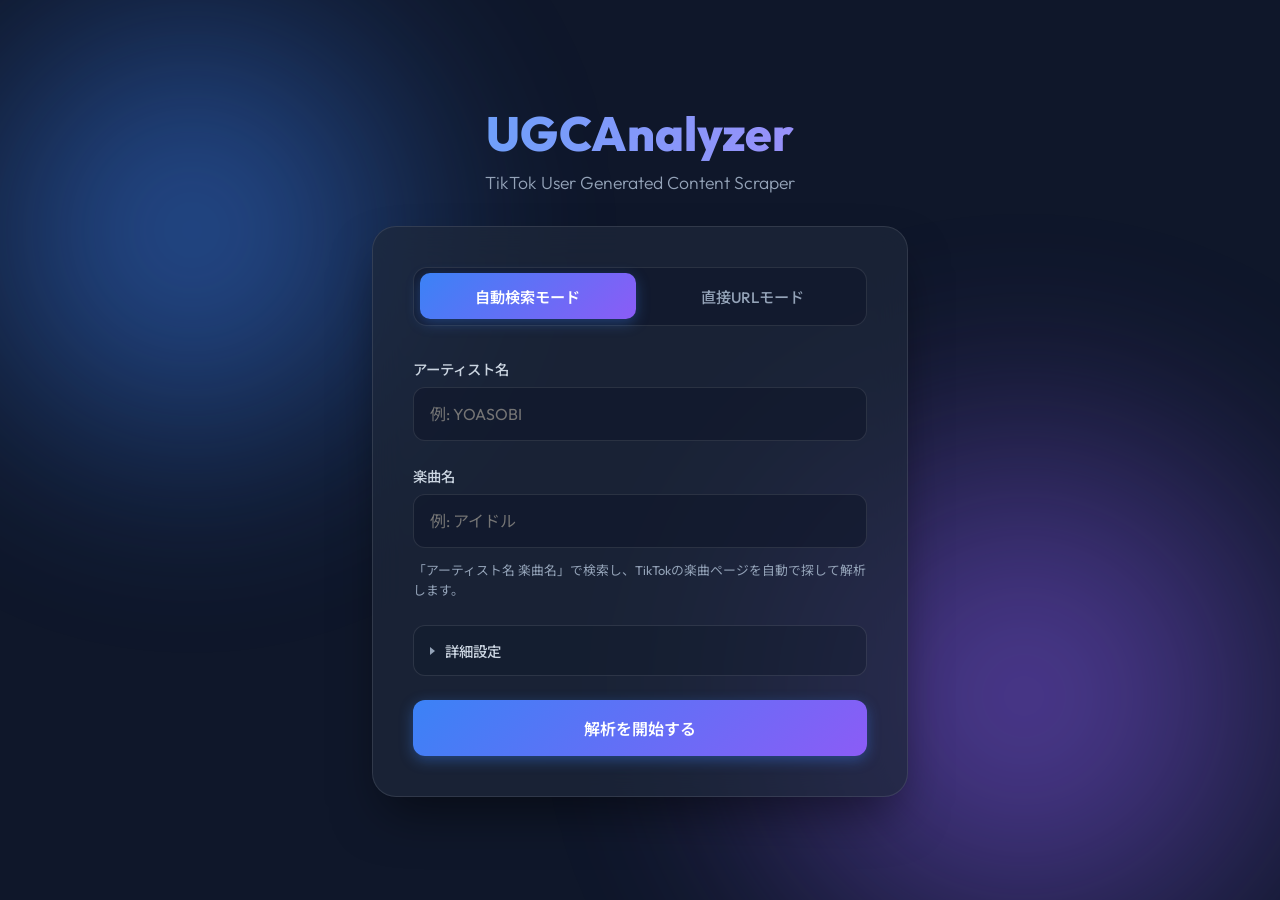
<file: templates/index.html>
<!DOCTYPE html>
<html lang="ja">
<head>
    <meta charset="UTF-8">
    <meta name="viewport" content="width=device-width, initial-scale=1.0">
    <title>UGCAnalyzer</title>
    <link rel="stylesheet" href="/static/style.css?v={{ css_version }}">
    <link href="https://fonts.googleapis.com/css2?family=Outfit:wght@300;400;600;800&family=Noto+Sans+JP:wght@300;400;500;700&display=swap" rel="stylesheet">
</head>
<body>
    <div class="background-blobs">
        <div class="blob blob-1"></div>
        <div class="blob blob-2"></div>
    </div>

    <div class="container">
        <header>
            <h1>UGCAnalyzer</h1>
            <p>TikTok User Generated Content Scraper</p>
        </header>

        <main>
            <div class="glass-card" id="formCard">
                <div class="tabs" role="tablist">
                    <button type="button" class="tab-btn active" data-tab="auto" role="tab">自動検索モード</button>
                    <button type="button" class="tab-btn" data-tab="url" role="tab">直接URLモード</button>
                </div>

                <!-- タブ1: 自動検索モード -->
                <div class="tab-panel active" id="panel-auto">
                    <form class="analyze-form" data-mode="auto">
                        <div class="form-group">
                            <label for="auto_artist_name">アーティスト名</label>
                            <input type="text" id="auto_artist_name" name="artist_name" placeholder="例: YOASOBI" required>
                        </div>

                        <div class="form-group">
                            <label for="auto_song_name">楽曲名</label>
                            <input type="text" id="auto_song_name" name="song_name" placeholder="例: アイドル" required>
                        </div>

                        <p class="hint">「アーティスト名 楽曲名」で検索し、TikTokの楽曲ページを自動で探して解析します。</p>

                        <details class="advanced">
                            <summary>詳細設定</summary>
                            <div class="advanced-body">
                                <div class="form-row">
                                    <div class="form-group half">
                                        <label for="auto_scroll_num">スクロール回数 (1セットあたり)</label>
                                        <input type="number" id="auto_scroll_num" name="scroll_num" value="30" min="1" max="200">
                                    </div>
                                    <div class="form-group half">
                                        <label for="auto_set_num">セット数</label>
                                        <input type="number" id="auto_set_num" name="set_num" value="3" min="1" max="20">
                                    </div>
                                </div>
                                <div class="form-group checkbox-group">
                                    <label class="custom-checkbox">
                                        <input type="checkbox" id="auto_is_headless_main" name="is_headless_main" checked>
                                        <span class="checkmark"></span>
                                        URL収集もバックグラウンド(非表示)で行う ※サーバー運用では必須
                                    </label>
                                </div>
                            </div>
                        </details>

                        <button type="submit" class="primary-btn">解析を開始する</button>
                    </form>
                </div>

                <!-- タブ2: 直接URLモード -->
                <div class="tab-panel" id="panel-url">
                    <form class="analyze-form" data-mode="url">
                        <div class="form-group">
                            <label for="url_base_url">解析対象URL (楽曲ページ / タグページ等)</label>
                            <input type="url" id="url_base_url" name="base_url" placeholder="https://www.tiktok.com/..." required>
                        </div>

                        <div class="form-group">
                            <label for="url_project_name">プロジェクト名 (CSVに記録される名前)</label>
                            <input type="text" id="url_project_name" name="project_name" placeholder="例: 愛をくださいませ" required>
                        </div>

                        <details class="advanced">
                            <summary>詳細設定</summary>
                            <div class="advanced-body">
                                <div class="form-row">
                                    <div class="form-group half">
                                        <label for="url_scroll_num">スクロール回数 (1セットあたり)</label>
                                        <input type="number" id="url_scroll_num" name="scroll_num" value="30" min="1" max="200">
                                    </div>
                                    <div class="form-group half">
                                        <label for="url_set_num">セット数</label>
                                        <input type="number" id="url_set_num" name="set_num" value="3" min="1" max="20">
                                    </div>
                                </div>
                                <div class="form-group checkbox-group">
                                    <label class="custom-checkbox">
                                        <input type="checkbox" id="url_is_headless_main" name="is_headless_main" checked>
                                        <span class="checkmark"></span>
                                        URL収集もバックグラウンド(非表示)で行う ※サーバー運用では必須
                                    </label>
                                </div>
                            </div>
                        </details>

                        <button type="submit" class="primary-btn">解析を開始する</button>
                    </form>
                </div>
            </div>

            <div class="glass-card hidden" id="statusCard">
                <h2>解析ステータス</h2>

                <div class="status-indicator">
                    <div class="spinner"></div>
                    <p id="statusMessage">初期化中...</p>
                    <a id="resolvedUrl" class="resolved-url hidden" href="#" target="_blank" rel="noopener"></a>
                </div>

                <!-- 4フェーズを常に見せることで「収集が終わってもまだ先がある」と分かる -->
                <ol class="phase-steps" id="phaseSteps">
                    <li data-phase="search"><span class="step-no">1</span><span class="step-label">楽曲ページを検索</span></li>
                    <li data-phase="collect"><span class="step-no">2</span><span class="step-label">URLを収集</span></li>
                    <li data-phase="extract"><span class="step-no">3</span><span class="step-label">詳細データを抽出</span></li>
                    <li data-phase="finalize"><span class="step-no">4</span><span class="step-label">CSVを作成</span></li>
                </ol>

                <div class="progress-container">
                    <div class="progress-bar-bg">
                        <div class="progress-bar-fill" id="progressBar" style="width: 0%"></div>
                    </div>
                    <div class="progress-text">
                        <span id="progressPercent">0%</span>
                        <span id="progressCount">-</span>
                    </div>
                    <p class="eta-text" id="etaText"></p>
                </div>

                <div id="errorBox" class="error-box hidden">
                    <p id="errorMessage"></p>
                    <button id="retryBtn" class="secondary-btn">やり直す</button>
                </div>

                <div id="successBox" class="success-box hidden">
                    <p>解析が完了しました！</p>
                    <a id="downloadBtn" href="#" class="primary-btn download-btn" download>CSVをダウンロード</a>
                    <button id="newScanBtn" class="secondary-btn">新しく解析する</button>
                </div>
            </div>
        </main>
    </div>

    <script>
        const formCard = document.getElementById('formCard');
        const statusCard = document.getElementById('statusCard');
        const statusMessage = document.getElementById('statusMessage');
        const resolvedUrl = document.getElementById('resolvedUrl');
        const progressBar = document.getElementById('progressBar');
        const progressPercent = document.getElementById('progressPercent');
        const progressCount = document.getElementById('progressCount');
        const errorBox = document.getElementById('errorBox');
        const errorMessage = document.getElementById('errorMessage');
        const successBox = document.getElementById('successBox');
        const downloadBtn = document.getElementById('downloadBtn');
        const retryBtn = document.getElementById('retryBtn');
        const newScanBtn = document.getElementById('newScanBtn');
        const spinner = document.querySelector('.spinner');
        const phaseSteps = document.getElementById('phaseSteps');
        const etaText = document.getElementById('etaText');

        // サーバー(scraper.py の PHASES)と同じ並び
        const PHASE_KEYS = ['search', 'collect', 'extract', 'finalize'];
        // 1時間待ちもある処理なので、タブを閉じても解析画面に戻れるようにする
        const JOB_STORAGE_KEY = 'ugc_job_id';

        let currentJobId = null;
        let pollTimer = null;
        let lastProgress = 0;

        // --- タブ切り替え ---
        document.querySelectorAll('.tab-btn').forEach((btn) => {
            btn.addEventListener('click', () => {
                document.querySelectorAll('.tab-btn').forEach((b) => b.classList.remove('active'));
                document.querySelectorAll('.tab-panel').forEach((p) => p.classList.remove('active'));
                btn.classList.add('active');
                document.getElementById('panel-' + btn.dataset.tab).classList.add('active');
            });
        });

        // --- 送信（2つのフォーム共通） ---
        document.querySelectorAll('.analyze-form').forEach((form) => {
            form.addEventListener('submit', async (e) => {
                e.preventDefault();

                const formData = new FormData(form);
                formData.append('mode', form.dataset.mode);
                // チェックボックスは未チェックだと送信されないので、明示的に true/false を送る
                const headlessBox = form.querySelector('[name="is_headless_main"]');
                formData.set('is_headless_main', headlessBox.checked ? 'true' : 'false');

                formCard.classList.add('hidden');
                statusCard.classList.remove('hidden');
                resetStatusUI();

                try {
                    const response = await fetch('/api/analyze', {
                        method: 'POST',
                        body: formData
                    });

                    if (!response.ok) {
                        let detail = 'APIリクエストに失敗しました';
                        try {
                            const err = await response.json();
                            if (err.error) detail = err.error;
                        } catch (_) {}
                        throw new Error(detail);
                    }

                    const data = await response.json();
                    currentJobId = data.job_id;
                    rememberJob(currentJobId);

                    startPolling();
                } catch (error) {
                    showError(error.message);
                }
            });
        });

        // --- ジョブIDの保存（リロードやタブを閉じても解析画面に戻れる） ---
        function rememberJob(jobId) {
            try { localStorage.setItem(JOB_STORAGE_KEY, jobId); } catch (_) {}
        }

        function forgetJob() {
            try { localStorage.removeItem(JOB_STORAGE_KEY); } catch (_) {}
        }

        // --- ポーリング（順番待ち中は間隔を空けてリクエスト数を減らす） ---
        function scheduleNextPoll(delayMs) {
            if (pollTimer) clearTimeout(pollTimer);
            pollTimer = setTimeout(checkStatus, delayMs);
        }

        function startPolling() {
            scheduleNextPoll(0);
        }

        function stopPolling() {
            if (pollTimer) clearTimeout(pollTimer);
            pollTimer = null;
        }

        async function checkStatus() {
            if (!currentJobId) return;

            // 実行中は2秒。自分の番がまだ先の順番待ちなら10秒に落とす
            let nextDelay = 2000;

            try {
                const response = await fetch(`/api/status/${currentJobId}`);

                if (response.status === 404) {
                    // サーバーが再起動されるとジョブは消える。待ち続けても復活しない
                    stopPolling();
                    forgetJob();
                    showError('解析ジョブが見つかりませんでした。サーバーが再起動された可能性があります。お手数ですが、もう一度お試しください。');
                    return;
                }
                if (!response.ok) throw new Error('ステータス取得に失敗しました');

                const data = await response.json();
                renderStatus(data);

                if (data.status === 'completed') {
                    stopPolling();
                    showSuccess(`/api/download/${currentJobId}`);
                    return;
                }
                if (data.status === 'error') {
                    stopPolling();
                    showError(data.error || '不明なエラーが発生しました');
                    return;
                }

                if (data.status === 'queued' && data.queue_ahead > 0) {
                    nextDelay = 10000;
                }
            } catch (error) {
                console.error(error);
                // 一時的なネットワークエラーかもしれないのでポーリングは止めない
            }

            scheduleNextPoll(nextDelay);
        }

        function renderStatus(data) {
            if (data.message) {
                statusMessage.textContent = data.message;
            }

            if (data.resolved_url) {
                resolvedUrl.href = data.resolved_url;
                resolvedUrl.textContent = data.resolved_url;
                resolvedUrl.classList.remove('hidden');
            }

            if (typeof data.progress === 'number') {
                // サーバー側でも単調増加を保証しているが、応答が前後して届く場合に備える
                lastProgress = Math.max(lastProgress, data.progress);
                progressBar.style.width = `${lastProgress}%`;
                progressPercent.textContent = `${lastProgress}%`;
            }

            renderPhases(data);
            progressCount.textContent = stepLabel(data);
            etaText.textContent = etaLabel(data);
        }

        // --- フェーズ表示 ---
        function renderPhases(data) {
            // 直接URLモードには検索フェーズが無いので隠す
            const mode = (data.params && data.params.mode) || 'auto';
            const searchStep = phaseSteps.querySelector('[data-phase="search"]');
            searchStep.classList.toggle('hidden', mode !== 'auto');

            const current = PHASE_KEYS.indexOf(data.phase);
            // 検索ステップを隠したら、残りは 1,2,3 と振り直す（STEP表示と食い違わせない）
            let visibleNo = 0;
            phaseSteps.querySelectorAll('li').forEach((li) => {
                const index = PHASE_KEYS.indexOf(li.dataset.phase);
                if (!li.classList.contains('hidden')) {
                    li.querySelector('.step-no').textContent = ++visibleNo;
                }
                li.classList.remove('done', 'current', 'todo');
                if (data.status === 'completed') {
                    li.classList.add('done');
                } else if (data.status === 'queued' || current < 0) {
                    li.classList.add('todo');
                } else if (index < current) {
                    li.classList.add('done');
                } else if (index === current) {
                    li.classList.add('current');
                } else {
                    li.classList.add('todo');
                }
            });
        }

        function stepLabel(data) {
            if (data.status === 'queued') return '開始前';
            if (data.status === 'completed') return '完了';

            const visible = PHASE_KEYS.filter(
                (k) => k !== 'search' || ((data.params && data.params.mode) || 'auto') === 'auto'
            );
            const position = visible.indexOf(data.phase) + 1;
            let text = position > 0 ? `STEP ${position}/${visible.length}` : '';
            if (data.total_urls > 0) {
                text += ` · ${data.current_url_index}/${data.total_urls}件`;
            }
            return text;
        }

        // --- 残り時間 ---
        function formatDuration(seconds) {
            if (seconds === null || seconds === undefined) return null;
            if (seconds < 60) return 'まもなく';
            const minutes = Math.round(seconds / 60);
            if (minutes < 60) return `約${minutes}分`;
            const hours = Math.floor(minutes / 60);
            const rest = minutes % 60;
            return rest ? `約${hours}時間${rest}分` : `約${hours}時間`;
        }

        function etaLabel(data) {
            if (data.status === 'completed' || data.status === 'error') return '';
            const duration = formatDuration(data.eta_seconds);
            if (!duration) return '';
            return data.status === 'queued' ? `開始まで ${duration}` : `残り ${duration}`;
        }

        function resetStatusUI() {
            statusMessage.textContent = '初期化中...';
            resolvedUrl.classList.add('hidden');
            lastProgress = 0;
            progressBar.style.width = '0%';
            progressPercent.textContent = '0%';
            progressCount.textContent = '-';
            etaText.textContent = '';
            phaseSteps.querySelectorAll('li').forEach((li) => {
                li.classList.remove('done', 'current');
                li.classList.add('todo');
            });
            errorBox.classList.add('hidden');
            successBox.classList.add('hidden');
            spinner.style.display = 'block';
        }

        function showError(msg) {
            spinner.style.display = 'none';
            errorBox.classList.remove('hidden');
            errorMessage.textContent = msg;
        }

        function showSuccess(downloadUrl) {
            spinner.style.display = 'none';
            successBox.classList.remove('hidden');
            downloadBtn.href = downloadUrl;
        }

        function backToForm() {
            stopPolling();
            forgetJob();
            currentJobId = null;
            statusCard.classList.add('hidden');
            formCard.classList.remove('hidden');
        }

        retryBtn.addEventListener('click', backToForm);

        newScanBtn.addEventListener('click', () => {
            backToForm();
            document.querySelectorAll('.analyze-form').forEach((form) => form.reset());
        });

        // 実行中にリロードやタブを閉じても、解析画面に戻って続きを見られるようにする
        (function restoreJob() {
            let saved = null;
            try { saved = localStorage.getItem(JOB_STORAGE_KEY); } catch (_) {}
            if (!saved) return;

            currentJobId = saved;
            formCard.classList.add('hidden');
            statusCard.classList.remove('hidden');
            resetStatusUI();
            statusMessage.textContent = '解析状況を確認しています...';
            startPolling();
        })();
    </script>
</body>
</html>
</file>
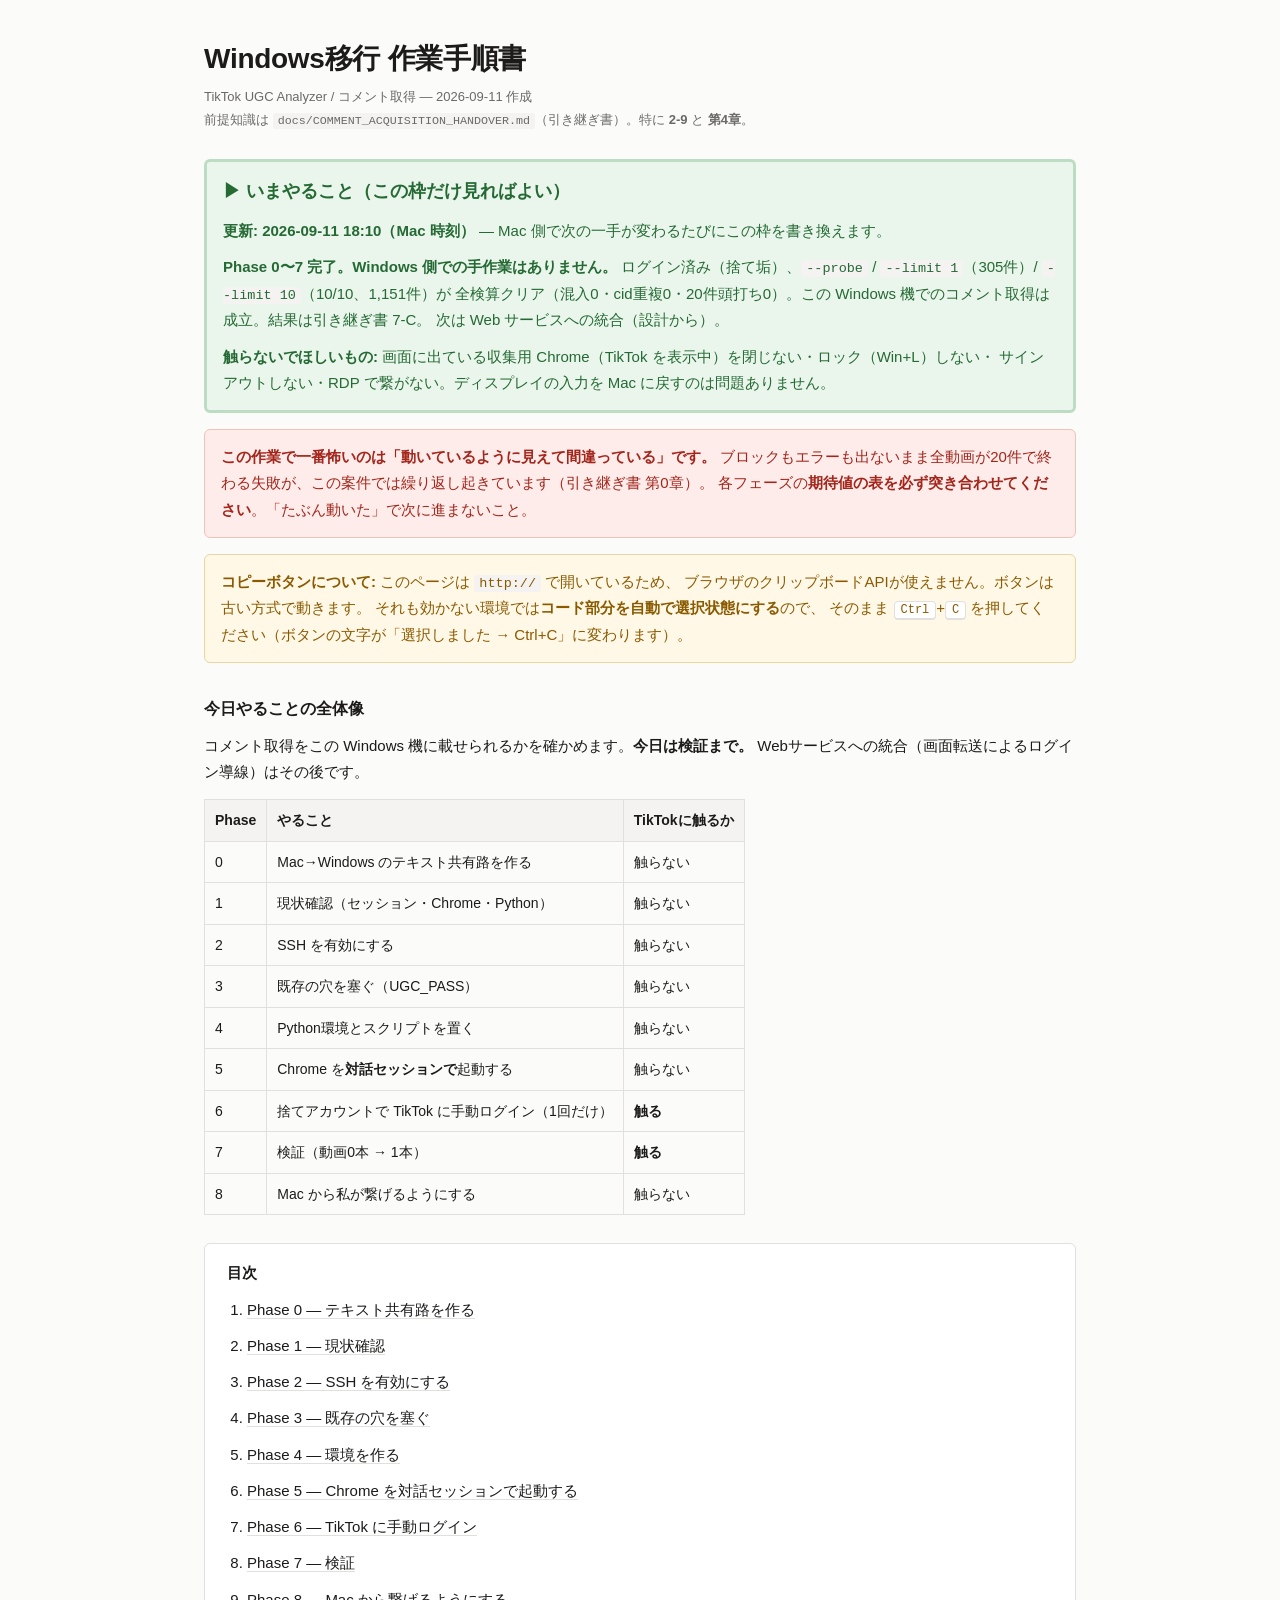
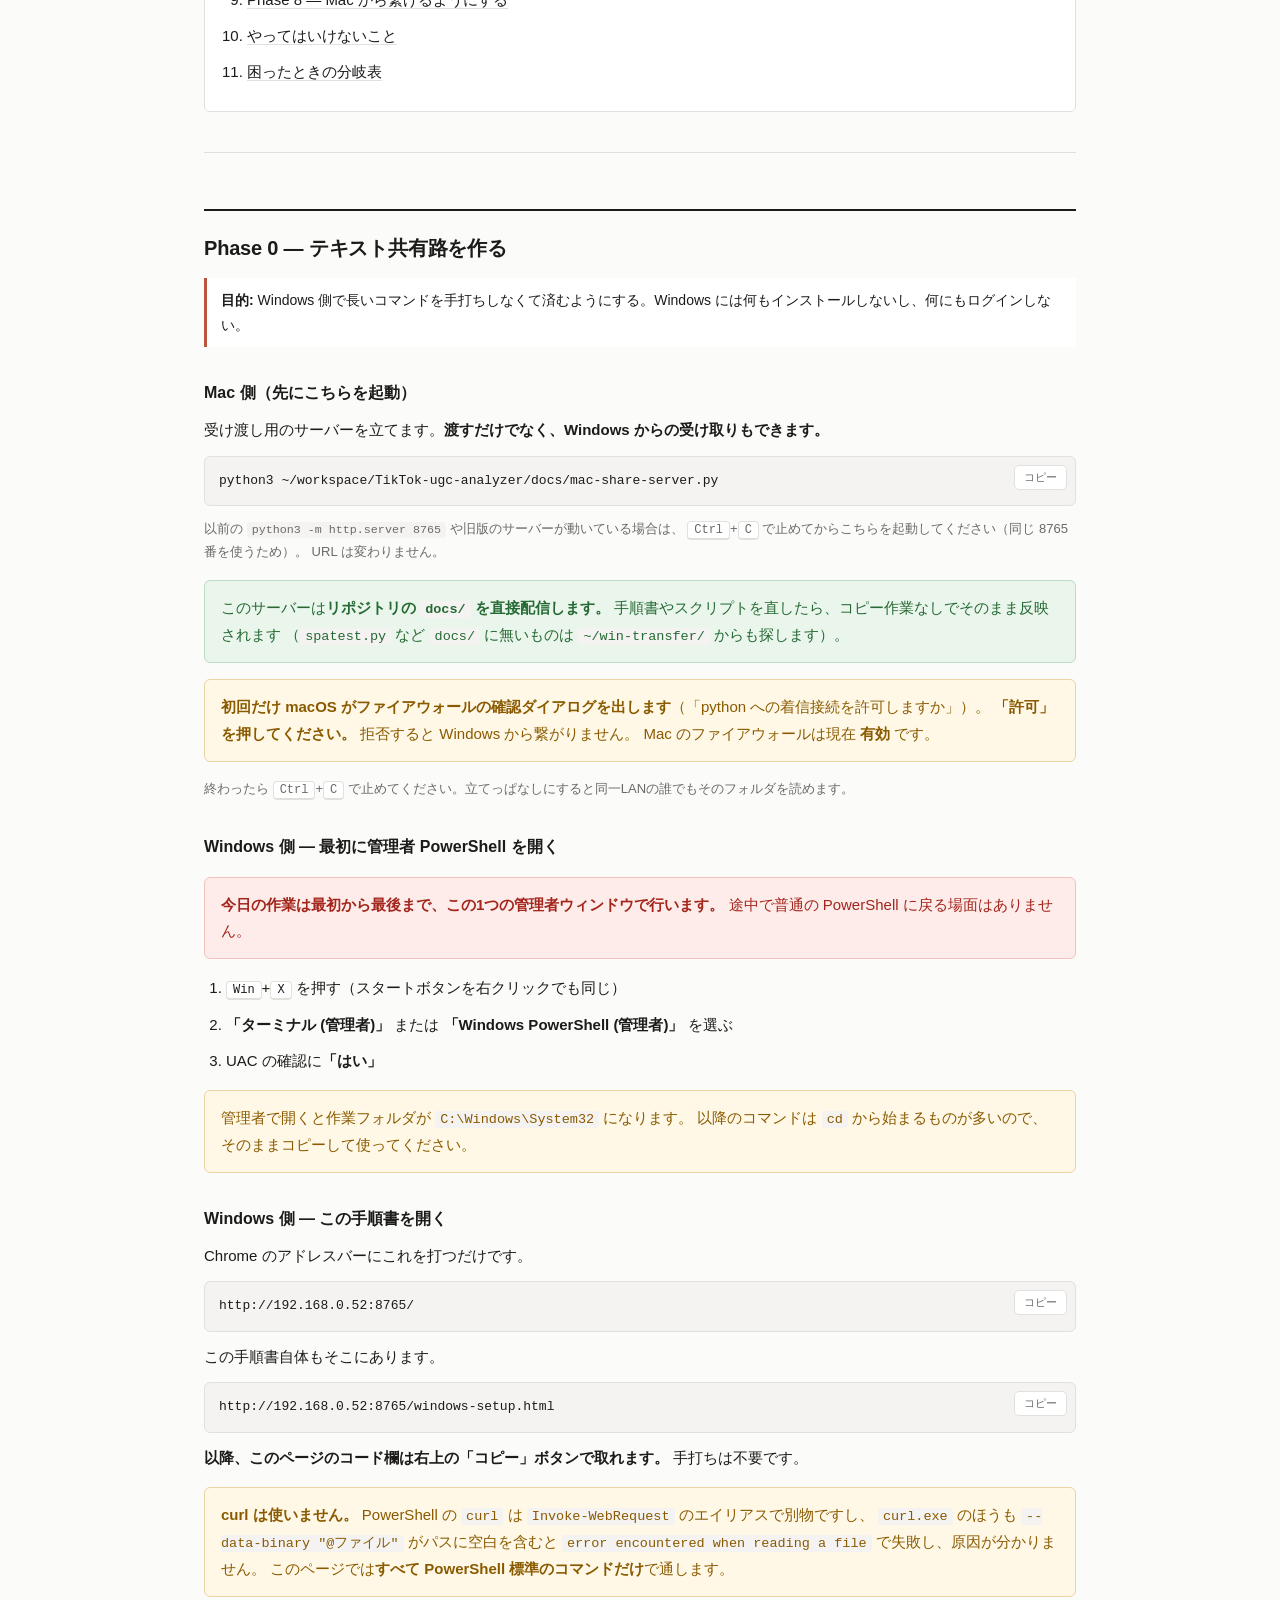
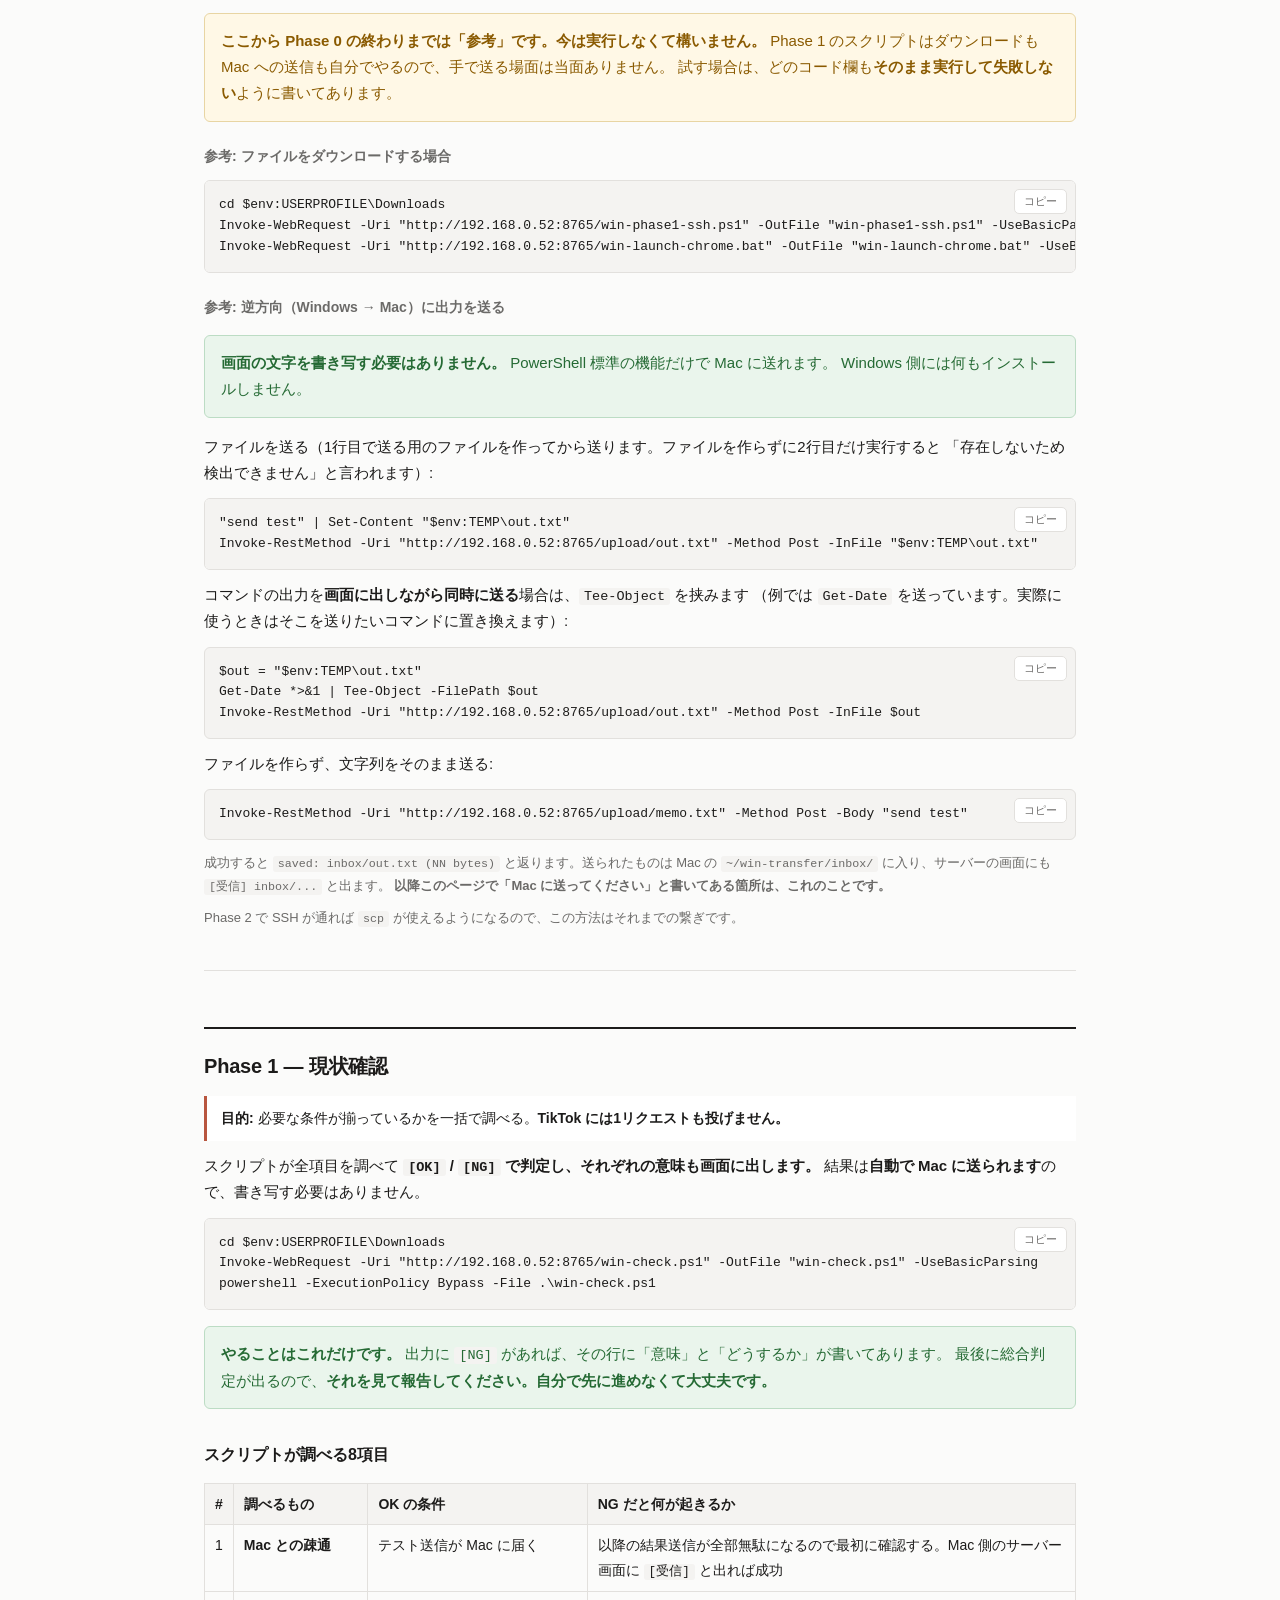
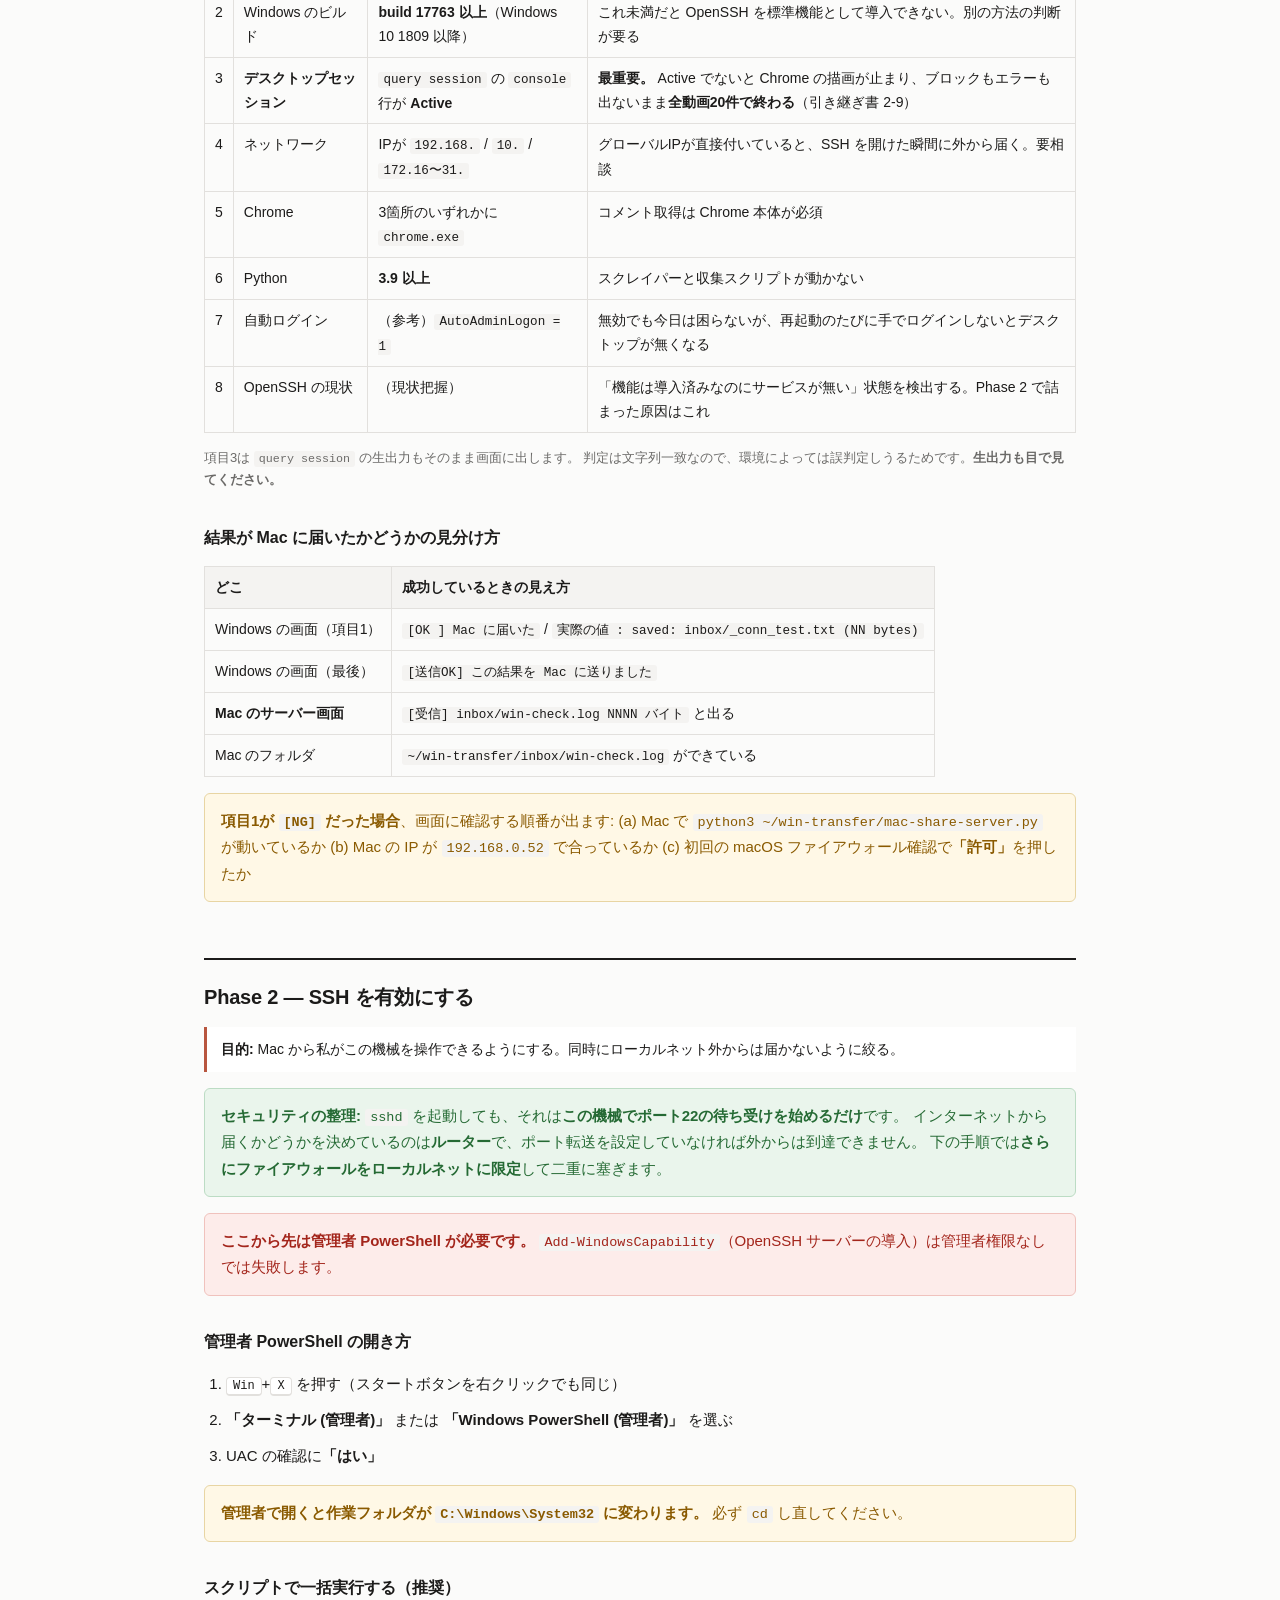
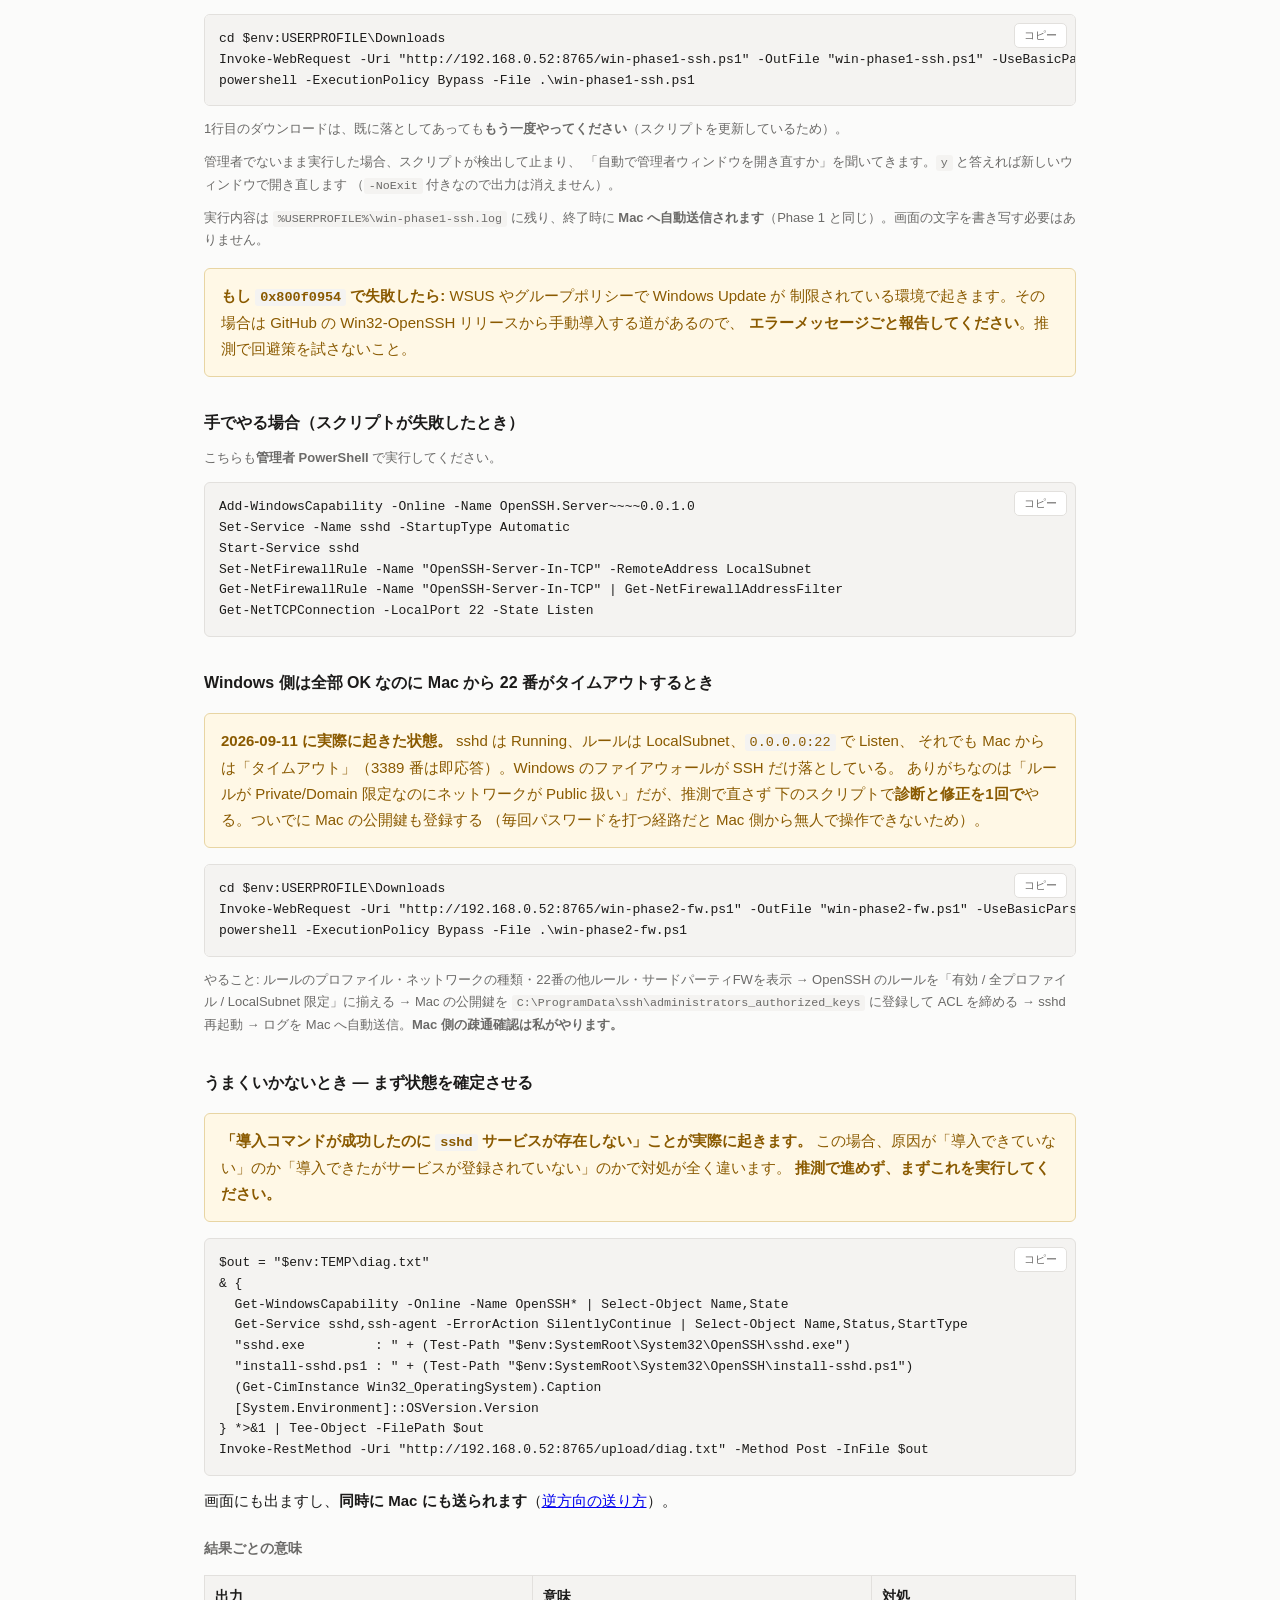
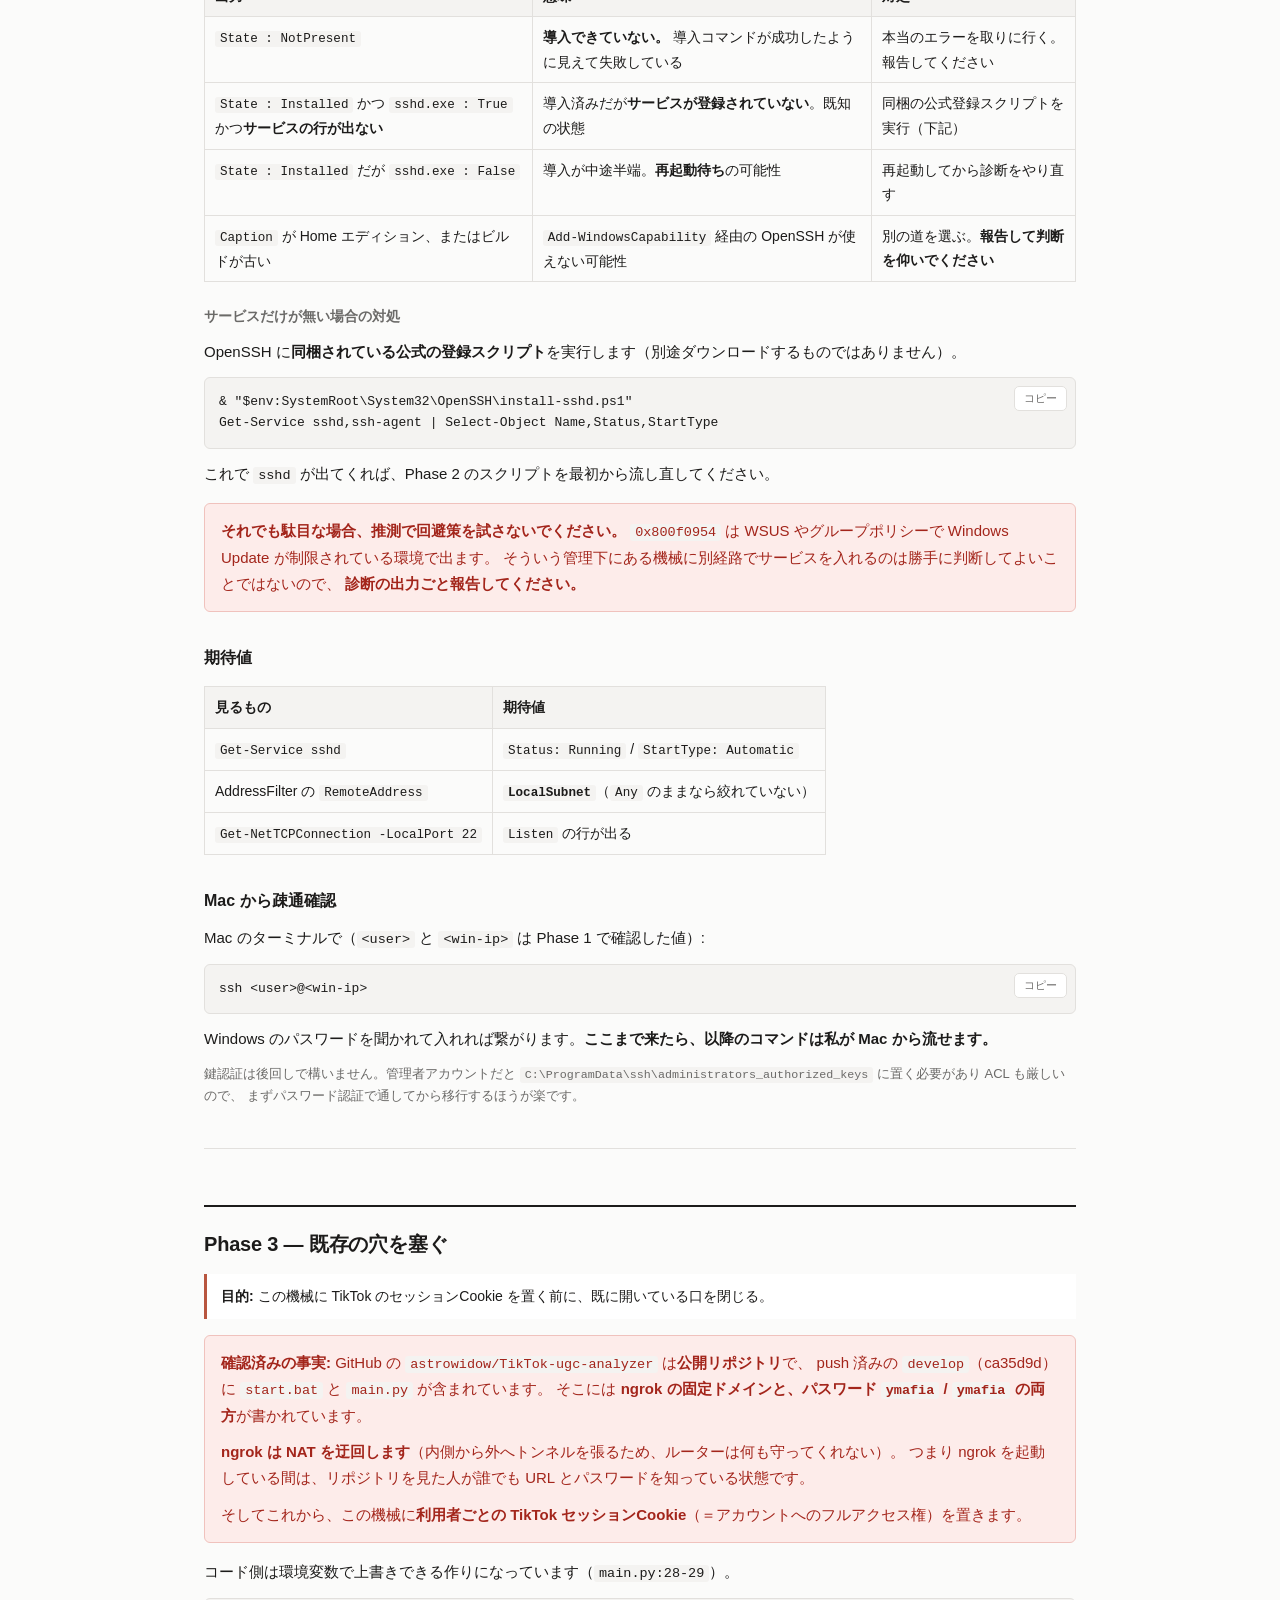
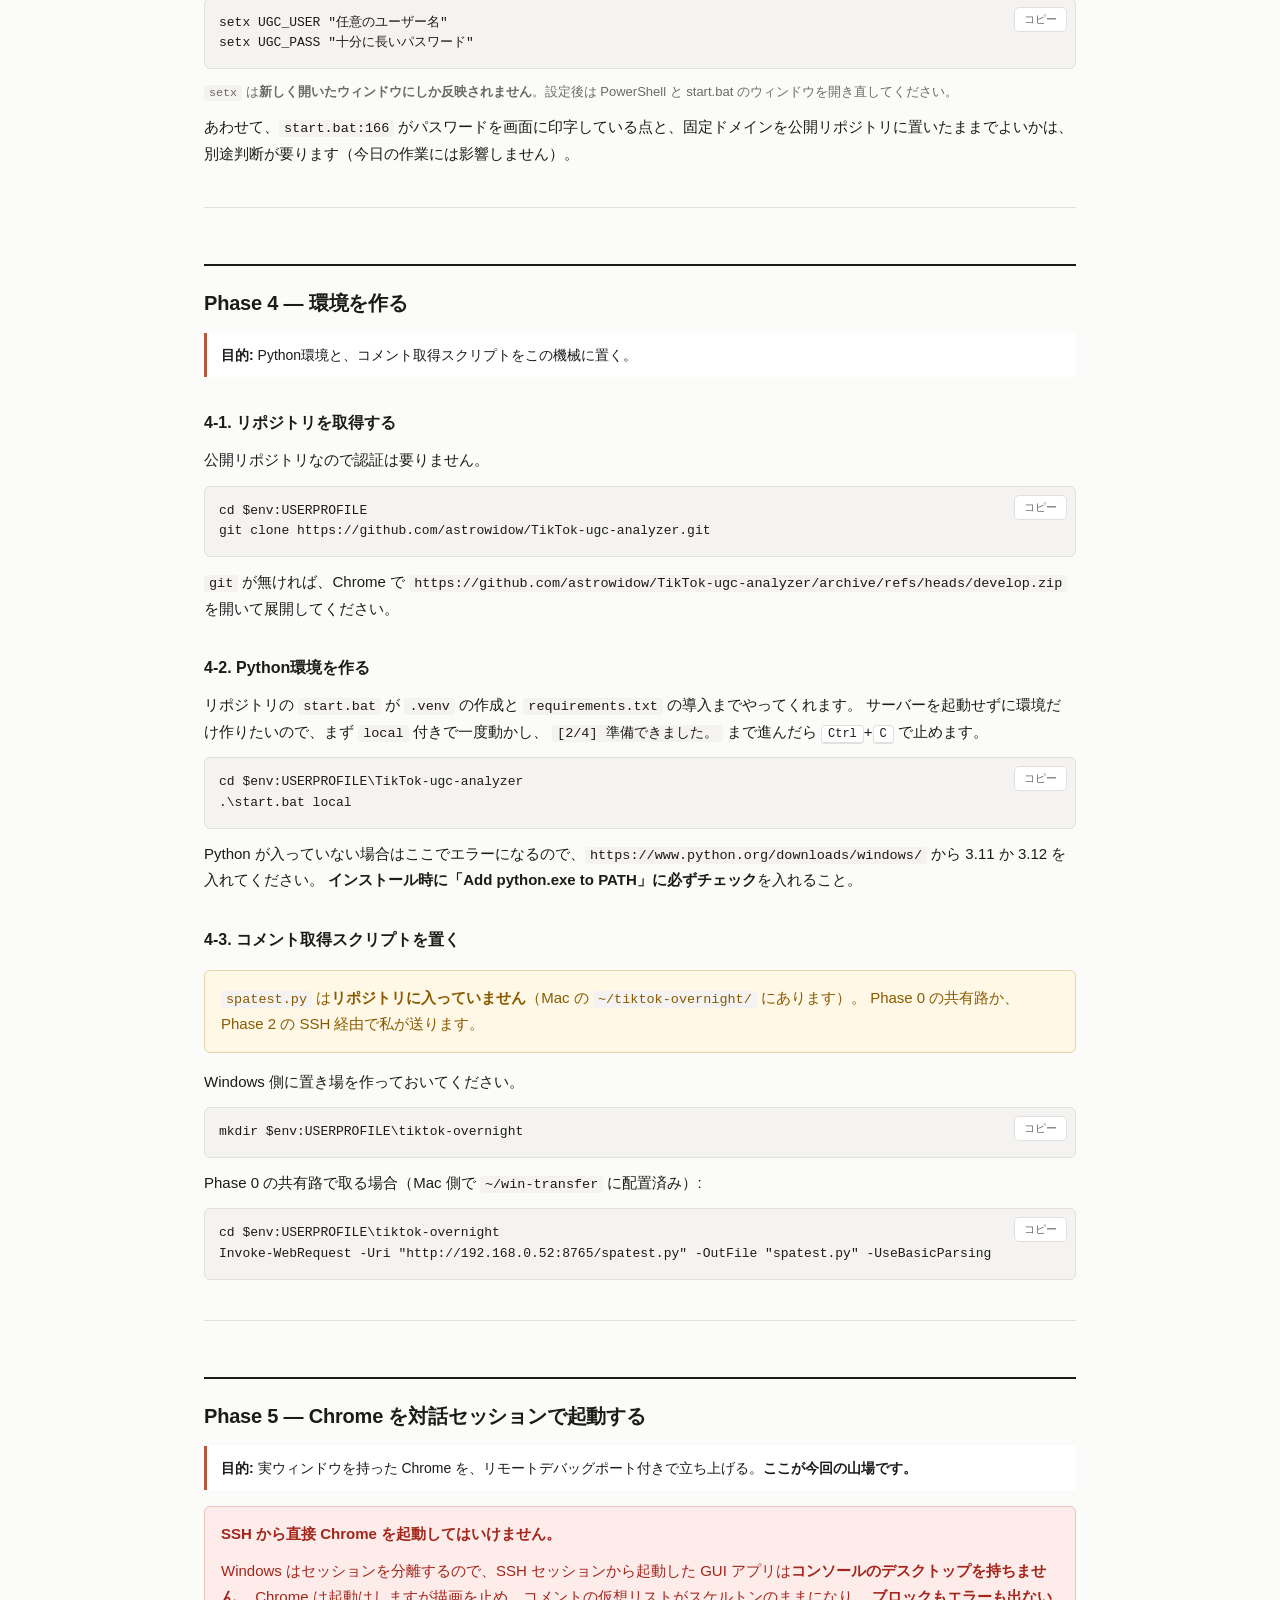
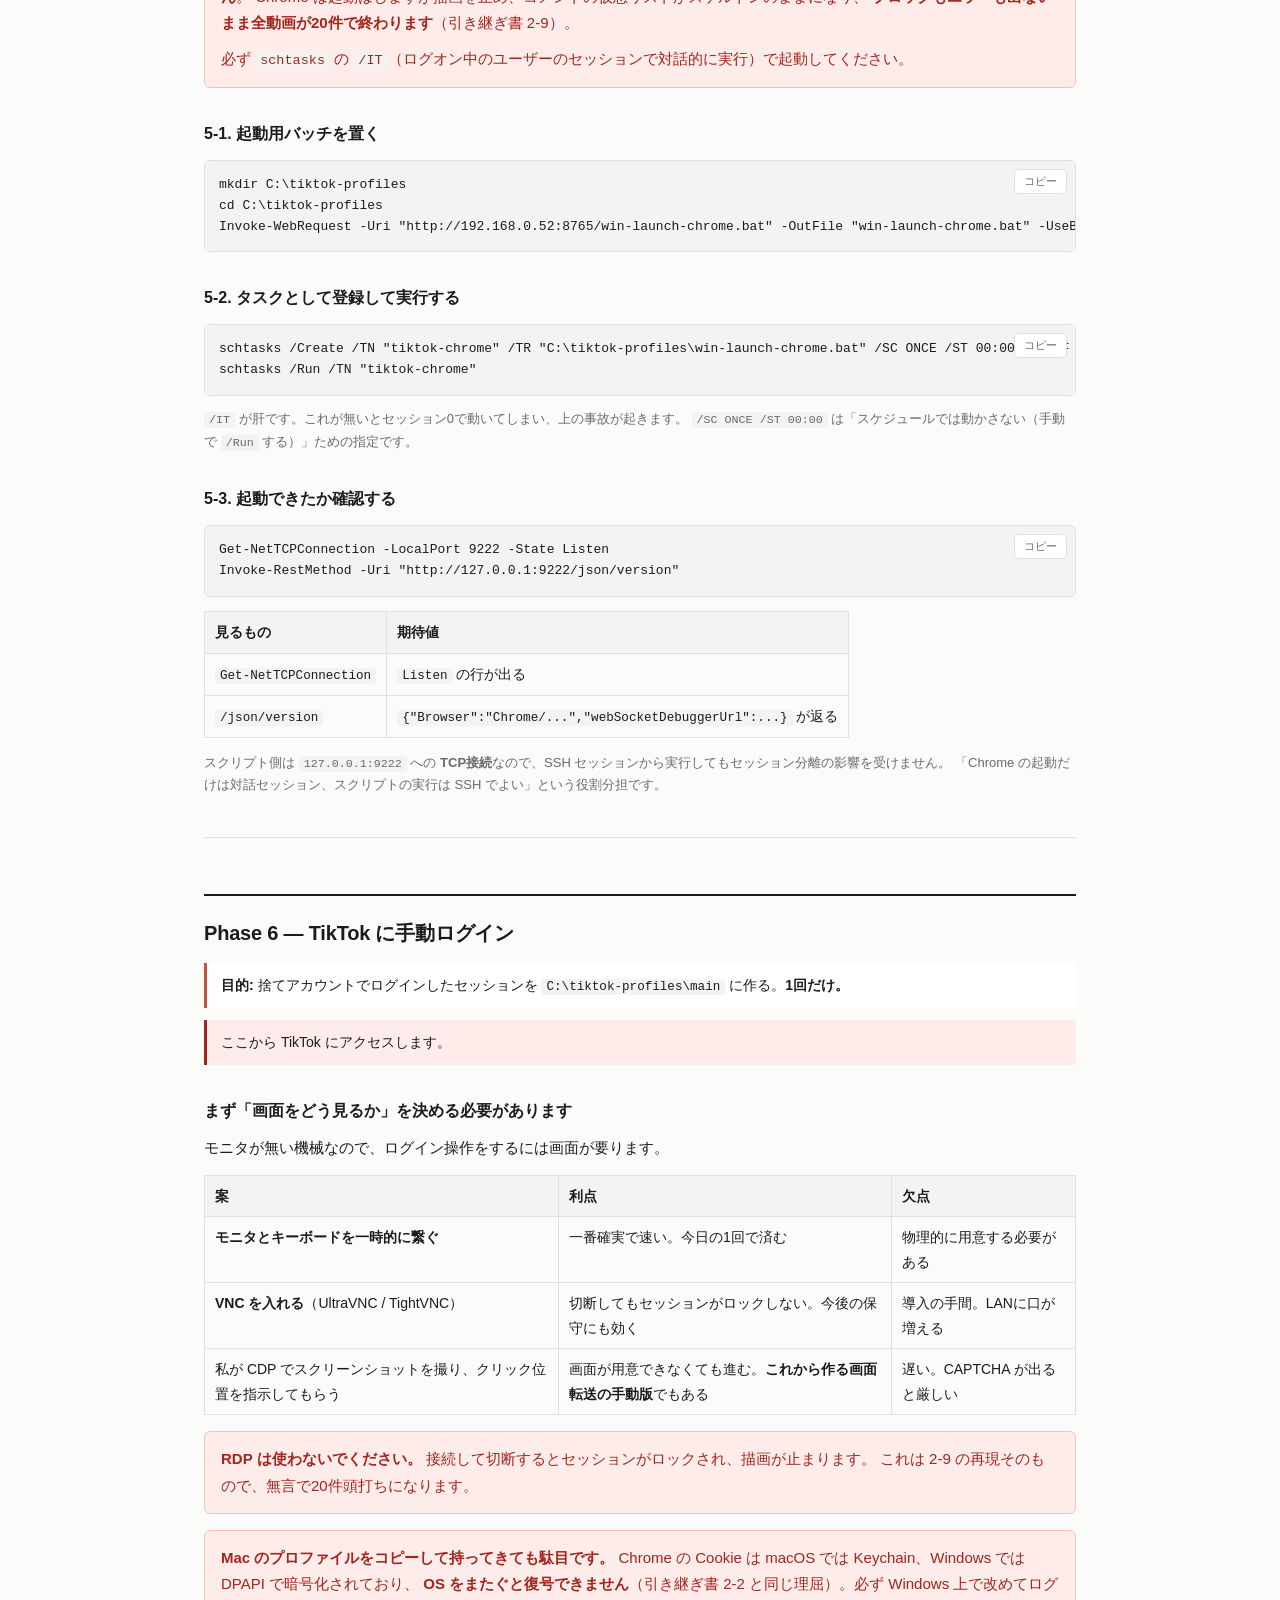
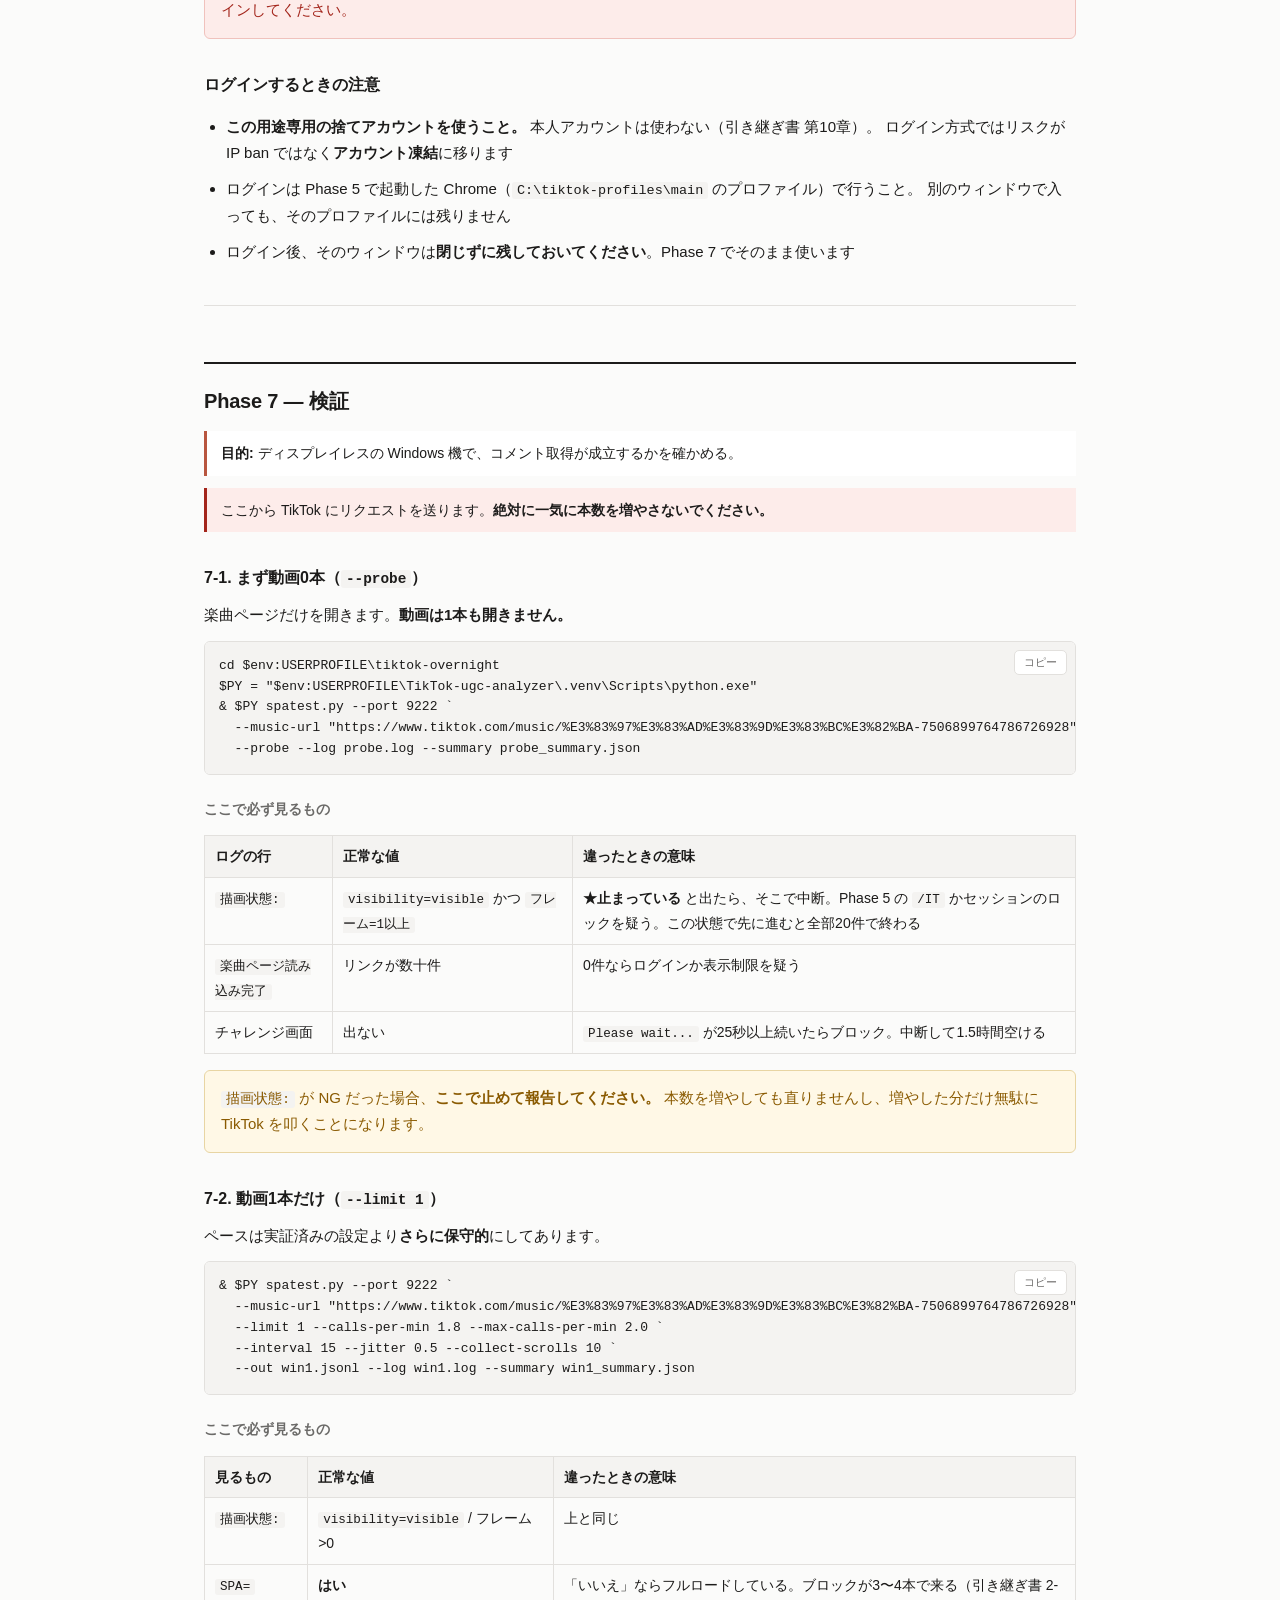
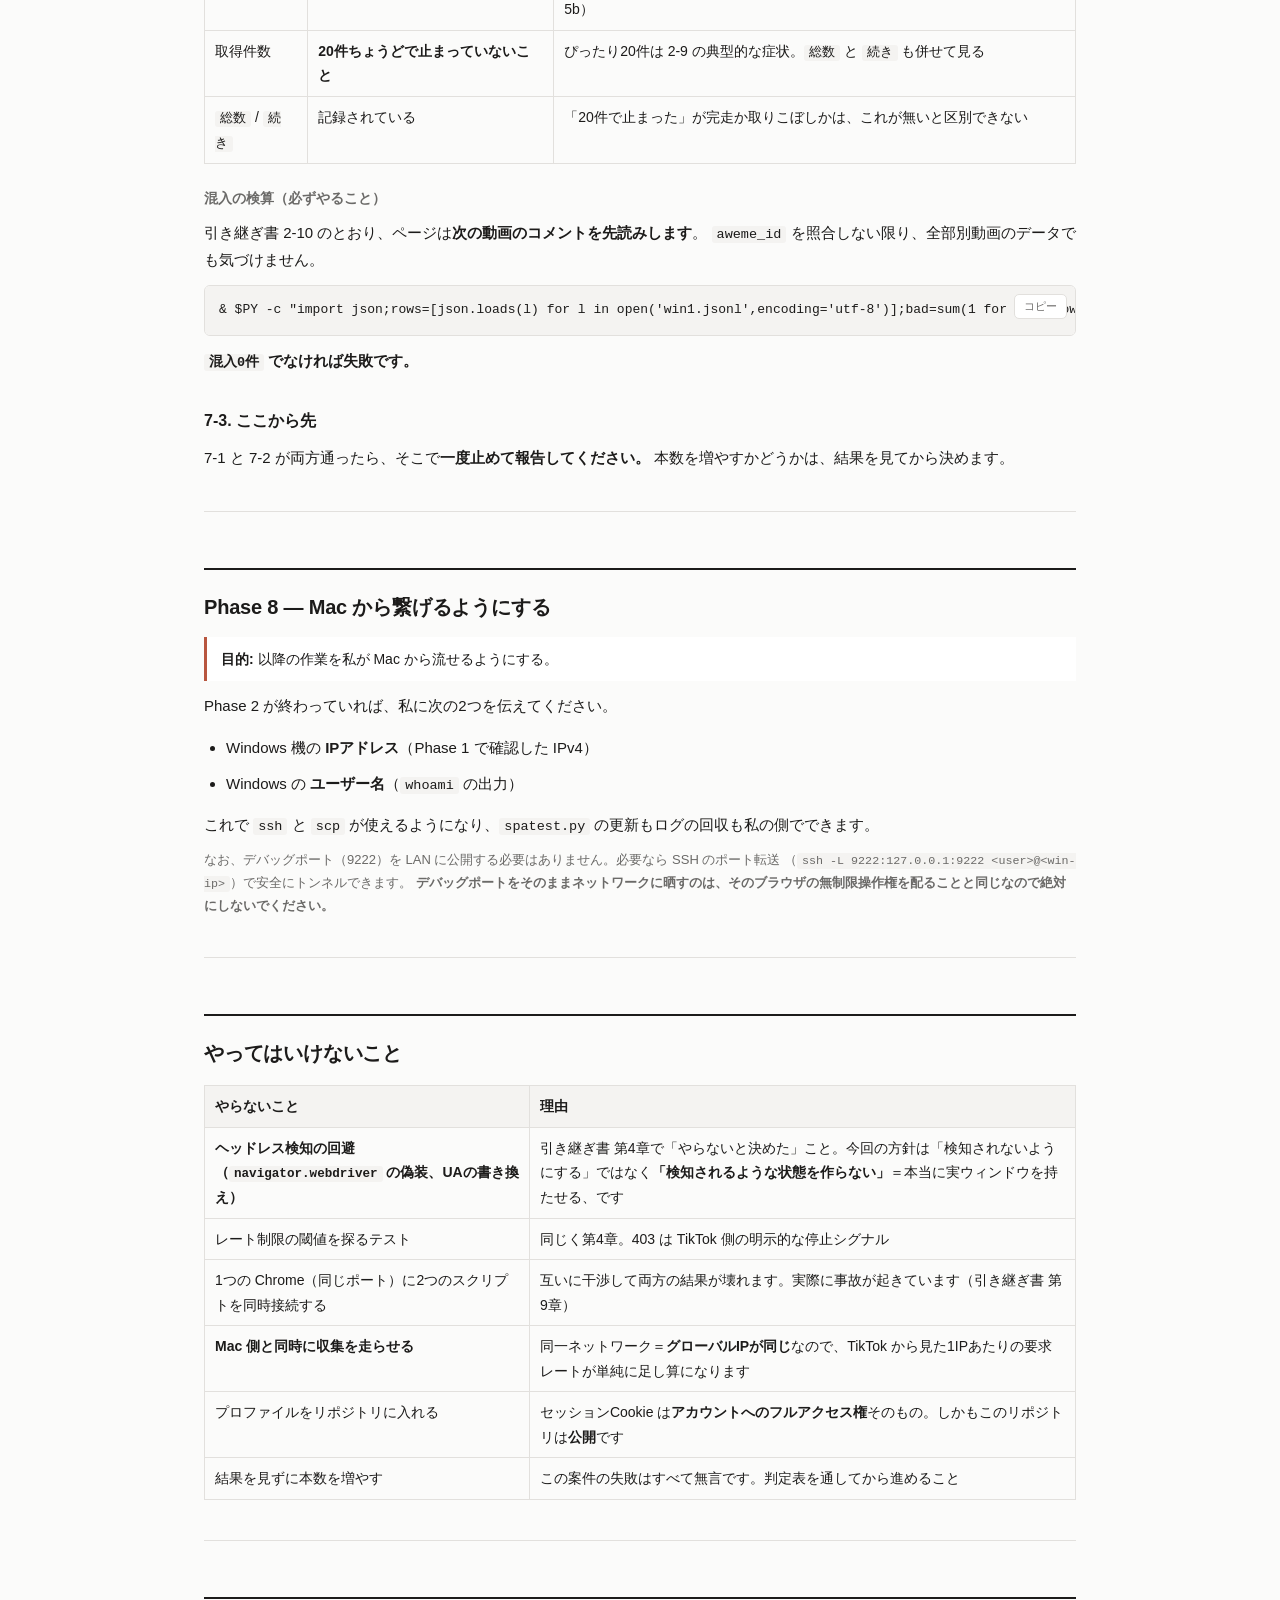
<file: docs/windows-setup.html>
<!DOCTYPE html>
<html lang="ja">
<head>
<meta charset="UTF-8">
<meta name="viewport" content="width=device-width,initial-scale=1">
<title>Windows移行 作業手順書 — TikTok UGC Analyzer</title>
<style>
:root{--bg:#fbfbfa;--fg:#1c1b1a;--muted:#6b6a68;--line:#e2e0dd;--card:#fff;
--accent:#b8563f;--warn:#8a5a00;--warnbg:#fff8e6;--dangerbg:#fdecea;--danger:#a3251b;
--okbg:#eaf5ec;--ok:#256a34;--code:#f4f3f1;}
*{box-sizing:border-box}
body{margin:0;background:var(--bg);color:var(--fg);
font:15px/1.75 -apple-system,BlinkMacSystemFont,"Segoe UI","Hiragino Sans","Yu Gothic UI",sans-serif;}
.wrap{max-width:920px;margin:0 auto;padding:40px 24px 120px}
h1{font-size:28px;line-height:1.35;margin:0 0 8px;letter-spacing:-.01em}
h2{font-size:20px;margin:56px 0 4px;padding-top:20px;border-top:2px solid var(--fg);letter-spacing:-.01em}
h3{font-size:16px;margin:32px 0 8px}
h4{font-size:14px;margin:22px 0 6px;color:var(--muted);text-transform:none}
p,li{margin:10px 0}
ul,ol{padding-left:22px}
code{background:var(--code);padding:1px 5px;border-radius:3px;font-size:.9em;
font-family:ui-monospace,SFMono-Regular,Menlo,Consolas,monospace}
pre{position:relative;background:var(--code);border:1px solid var(--line);border-radius:6px;
padding:14px 52px 14px 14px;overflow-x:auto;margin:12px 0;
font-family:ui-monospace,SFMono-Regular,Menlo,Consolas,monospace;font-size:13px;line-height:1.6}
pre code{background:none;padding:0;font-size:inherit}
.copy{position:absolute;top:8px;right:8px;border:1px solid var(--line);background:var(--card);
color:var(--muted);border-radius:5px;padding:4px 9px;font-size:11px;cursor:pointer;font-family:inherit}
.copy:hover{color:var(--fg);border-color:var(--muted)}
.copy.done{color:var(--ok);border-color:var(--ok)}
.copy.warnbtn{color:var(--warn);border-color:var(--warn)}
table{border-collapse:collapse;width:100%;margin:14px 0;font-size:14px;display:block;overflow-x:auto}
th,td{border:1px solid var(--line);padding:8px 10px;text-align:left;vertical-align:top}
th{background:var(--code);font-weight:600;white-space:nowrap}
.box{border-radius:6px;padding:14px 16px;margin:16px 0;border:1px solid}
.warn{background:var(--warnbg);border-color:#e8d5a3;color:var(--warn)}
.danger{background:var(--dangerbg);border-color:#f0c2bd;color:var(--danger)}
.ok{background:var(--okbg);border-color:#bcdcc4;color:var(--ok)}
.box strong{color:inherit}
.box p:first-child{margin-top:0}.box p:last-child{margin-bottom:0}
.meta{color:var(--muted);font-size:13px;margin:0 0 28px}
.toc{background:var(--card);border:1px solid var(--line);border-radius:6px;padding:16px 22px;margin:28px 0}
.toc ol{margin:0;padding-left:20px}
.toc a{color:var(--fg);text-decoration:none;border-bottom:1px solid var(--line)}
.toc a:hover{border-color:var(--fg)}
.phase-goal{background:var(--card);border-left:3px solid var(--accent);padding:10px 14px;margin:12px 0;font-size:14px}
.tik{background:var(--dangerbg);border-left:3px solid var(--danger);padding:10px 14px;margin:12px 0;font-size:14px}
hr{border:0;border-top:1px solid var(--line);margin:40px 0}
.small{font-size:13px;color:var(--muted)}
kbd{background:var(--card);border:1px solid var(--line);border-bottom-width:2px;border-radius:4px;padding:1px 6px;font-size:12px}
</style>
</head>
<body><div class="wrap">

<h1>Windows移行 作業手順書</h1>
<p class="meta">TikTok UGC Analyzer / コメント取得 — 2026-09-11 作成<br>
前提知識は <code>docs/COMMENT_ACQUISITION_HANDOVER.md</code>（引き継ぎ書）。特に <strong>2-9</strong> と <strong>第4章</strong>。</p>

<div class="box ok" id="now" style="border-width:3px">
<p style="font-size:18px"><strong>▶ いまやること（この枠だけ見ればよい）</strong></p>
<p><strong>更新: 2026-09-11 18:10（Mac 時刻）</strong> — Mac 側で次の一手が変わるたびにこの枠を書き換えます。</p>
<p><strong>Phase 0〜7 完了。Windows 側での手作業はありません。</strong>
ログイン済み（捨て垢）、<code>--probe</code> / <code>--limit 1</code>（305件）/ <code>--limit 10</code>（10/10、1,151件）が
全検算クリア（混入0・cid重複0・20件頭打ち0）。この Windows 機でのコメント取得は成立。結果は引き継ぎ書 7-C。
次は Web サービスへの統合（設計から）。</p>
<p><strong>触らないでほしいもの:</strong> 画面に出ている収集用 Chrome（TikTok を表示中）を閉じない・ロック（Win+L）しない・
サインアウトしない・RDP で繋がない。ディスプレイの入力を Mac に戻すのは問題ありません。</p>
</div>

<div class="box danger">
<p><strong>この作業で一番怖いのは「動いているように見えて間違っている」です。</strong>
ブロックもエラーも出ないまま全動画が20件で終わる失敗が、この案件では繰り返し起きています（引き継ぎ書 第0章）。
各フェーズの<strong>期待値の表を必ず突き合わせてください</strong>。「たぶん動いた」で次に進まないこと。</p>
</div>

<div class="box warn">
<p><strong>コピーボタンについて:</strong> このページは <code>http://</code> で開いているため、
ブラウザのクリップボードAPIが使えません。ボタンは古い方式で動きます。
それも効かない環境では<strong>コード部分を自動で選択状態にする</strong>ので、
そのまま <kbd>Ctrl</kbd>+<kbd>C</kbd> を押してください（ボタンの文字が「選択しました → Ctrl+C」に変わります）。</p>
</div>

<h3>今日やることの全体像</h3>
<p>コメント取得をこの Windows 機に載せられるかを確かめます。<strong>今日は検証まで。</strong>
Webサービスへの統合（画面転送によるログイン導線）はその後です。</p>
<table>
<tr><th>Phase</th><th>やること</th><th>TikTokに触るか</th></tr>
<tr><td>0</td><td>Mac→Windows のテキスト共有路を作る</td><td>触らない</td></tr>
<tr><td>1</td><td>現状確認（セッション・Chrome・Python）</td><td>触らない</td></tr>
<tr><td>2</td><td>SSH を有効にする</td><td>触らない</td></tr>
<tr><td>3</td><td>既存の穴を塞ぐ（UGC_PASS）</td><td>触らない</td></tr>
<tr><td>4</td><td>Python環境とスクリプトを置く</td><td>触らない</td></tr>
<tr><td>5</td><td>Chrome を<strong>対話セッションで</strong>起動する</td><td>触らない</td></tr>
<tr><td>6</td><td>捨てアカウントで TikTok に手動ログイン（1回だけ）</td><td><strong>触る</strong></td></tr>
<tr><td>7</td><td>検証（動画0本 → 1本）</td><td><strong>触る</strong></td></tr>
<tr><td>8</td><td>Mac から私が繋げるようにする</td><td>触らない</td></tr>
</table>

<div class="toc">
<strong>目次</strong>
<ol>
<li><a href="#p0">Phase 0 — テキスト共有路を作る</a></li>
<li><a href="#p1">Phase 1 — 現状確認</a></li>
<li><a href="#p2">Phase 2 — SSH を有効にする</a></li>
<li><a href="#p3">Phase 3 — 既存の穴を塞ぐ</a></li>
<li><a href="#p4">Phase 4 — 環境を作る</a></li>
<li><a href="#p5">Phase 5 — Chrome を対話セッションで起動する</a></li>
<li><a href="#p6">Phase 6 — TikTok に手動ログイン</a></li>
<li><a href="#p7">Phase 7 — 検証</a></li>
<li><a href="#p8">Phase 8 — Mac から繋げるようにする</a></li>
<li><a href="#ng">やってはいけないこと</a></li>
<li><a href="#tshoot">困ったときの分岐表</a></li>
</ol>
</div>

<hr>

<h2 id="p0">Phase 0 — テキスト共有路を作る</h2>
<div class="phase-goal"><strong>目的:</strong> Windows 側で長いコマンドを手打ちしなくて済むようにする。Windows には何もインストールしないし、何にもログインしない。</div>

<h3>Mac 側（先にこちらを起動）</h3>
<p>受け渡し用のサーバーを立てます。<strong>渡すだけでなく、Windows からの受け取りもできます。</strong></p>
<pre><code>python3 ~/workspace/TikTok-ugc-analyzer/docs/mac-share-server.py</code></pre>
<p class="small">以前の <code>python3 -m http.server 8765</code> や旧版のサーバーが動いている場合は、
<kbd>Ctrl</kbd>+<kbd>C</kbd> で止めてからこちらを起動してください（同じ 8765 番を使うため）。
URL は変わりません。</p>
<div class="box ok">
<p>このサーバーは<strong>リポジトリの <code>docs/</code> を直接配信します。</strong>
手順書やスクリプトを直したら、コピー作業なしでそのまま反映されます
（<code>spatest.py</code> など <code>docs/</code> に無いものは <code>~/win-transfer/</code> からも探します）。</p>
</div>
<div class="box warn">
<p><strong>初回だけ macOS がファイアウォールの確認ダイアログを出します</strong>（「python への着信接続を許可しますか」）。
<strong>「許可」を押してください。</strong> 拒否すると Windows から繋がりません。
Mac のファイアウォールは現在 <strong>有効</strong> です。</p>
</div>
<p class="small">終わったら <kbd>Ctrl</kbd>+<kbd>C</kbd> で止めてください。立てっぱなしにすると同一LANの誰でもそのフォルダを読めます。</p>

<h3>Windows 側 — 最初に管理者 PowerShell を開く</h3>
<div class="box danger">
<p><strong>今日の作業は最初から最後まで、この1つの管理者ウィンドウで行います。</strong>
途中で普通の PowerShell に戻る場面はありません。</p>
</div>
<ol>
<li><kbd>Win</kbd>+<kbd>X</kbd> を押す（スタートボタンを右クリックでも同じ）</li>
<li><strong>「ターミナル (管理者)」</strong> または <strong>「Windows PowerShell (管理者)」</strong> を選ぶ</li>
<li>UAC の確認に<strong>「はい」</strong></li>
</ol>
<div class="box warn">
<p>管理者で開くと作業フォルダが <code>C:\Windows\System32</code> になります。
以降のコマンドは <code>cd</code> から始まるものが多いので、そのままコピーして使ってください。</p>
</div>

<h3>Windows 側 — この手順書を開く</h3>
<p>Chrome のアドレスバーにこれを打つだけです。</p>
<pre><code>http://192.168.0.52:8765/</code></pre>
<p>この手順書自体もそこにあります。</p>
<pre><code>http://192.168.0.52:8765/windows-setup.html</code></pre>
<p><strong>以降、このページのコード欄は右上の「コピー」ボタンで取れます。</strong> 手打ちは不要です。</p>

<div class="box warn">
<p><strong>curl は使いません。</strong> PowerShell の <code>curl</code> は <code>Invoke-WebRequest</code> のエイリアスで別物ですし、
<code>curl.exe</code> のほうも <code>--data-binary "@ファイル"</code> がパスに空白を含むと
<code>error encountered when reading a file</code> で失敗し、原因が分かりません。
このページでは<strong>すべて PowerShell 標準のコマンドだけ</strong>で通します。</p>
</div>

<div class="box warn">
<p><strong>ここから Phase 0 の終わりまでは「参考」です。今は実行しなくて構いません。</strong>
Phase 1 のスクリプトはダウンロードも Mac への送信も自分でやるので、手で送る場面は当面ありません。
試す場合は、どのコード欄も<strong>そのまま実行して失敗しない</strong>ように書いてあります。</p>
</div>

<h4>参考: ファイルをダウンロードする場合</h4>
<pre><code>cd $env:USERPROFILE\Downloads
Invoke-WebRequest -Uri "http://192.168.0.52:8765/win-phase1-ssh.ps1" -OutFile "win-phase1-ssh.ps1" -UseBasicParsing
Invoke-WebRequest -Uri "http://192.168.0.52:8765/win-launch-chrome.bat" -OutFile "win-launch-chrome.bat" -UseBasicParsing</code></pre>

<h4 id="send">参考: 逆方向（Windows → Mac）に出力を送る</h4>
<div class="box ok">
<p><strong>画面の文字を書き写す必要はありません。</strong> PowerShell 標準の機能だけで Mac に送れます。
Windows 側には何もインストールしません。</p>
</div>
<p>ファイルを送る（1行目で送る用のファイルを作ってから送ります。ファイルを作らずに2行目だけ実行すると
「存在しないため検出できません」と言われます）:</p>
<pre><code>"send test" | Set-Content "$env:TEMP\out.txt"
Invoke-RestMethod -Uri "http://192.168.0.52:8765/upload/out.txt" -Method Post -InFile "$env:TEMP\out.txt"</code></pre>
<p>コマンドの出力を<strong>画面に出しながら同時に送る</strong>場合は、<code>Tee-Object</code> を挟みます
（例では <code>Get-Date</code> を送っています。実際に使うときはそこを送りたいコマンドに置き換えます）:</p>
<pre><code>$out = "$env:TEMP\out.txt"
Get-Date *&gt;&amp;1 | Tee-Object -FilePath $out
Invoke-RestMethod -Uri "http://192.168.0.52:8765/upload/out.txt" -Method Post -InFile $out</code></pre>
<p>ファイルを作らず、文字列をそのまま送る:</p>
<pre><code>Invoke-RestMethod -Uri "http://192.168.0.52:8765/upload/memo.txt" -Method Post -Body "send test"</code></pre>
<p class="small">成功すると <code>saved: inbox/out.txt (NN bytes)</code> と返ります。送られたものは Mac の
<code>~/win-transfer/inbox/</code> に入り、サーバーの画面にも <code>[受信] inbox/...</code> と出ます。
<strong>以降このページで「Mac に送ってください」と書いてある箇所は、これのことです。</strong></p>
<p class="small">Phase 2 で SSH が通れば <code>scp</code> が使えるようになるので、この方法はそれまでの繋ぎです。</p>

<hr>

<h2 id="p1">Phase 1 — 現状確認</h2>
<div class="phase-goal"><strong>目的:</strong> 必要な条件が揃っているかを一括で調べる。<strong>TikTok には1リクエストも投げません。</strong></div>

<p>スクリプトが全項目を調べて <strong><code>[OK]</code> / <code>[NG]</code> で判定し、それぞれの意味も画面に出します。</strong>
結果は<strong>自動で Mac に送られます</strong>ので、書き写す必要はありません。</p>

<pre><code>cd $env:USERPROFILE\Downloads
Invoke-WebRequest -Uri "http://192.168.0.52:8765/win-check.ps1" -OutFile "win-check.ps1" -UseBasicParsing
powershell -ExecutionPolicy Bypass -File .\win-check.ps1</code></pre>

<div class="box ok">
<p><strong>やることはこれだけです。</strong> 出力に <code>[NG]</code> があれば、その行に「意味」と「どうするか」が書いてあります。
最後に総合判定が出るので、<strong>それを見て報告してください。自分で先に進めなくて大丈夫です。</strong></p>
</div>

<h3>スクリプトが調べる8項目</h3>
<table>
<tr><th>#</th><th>調べるもの</th><th>OK の条件</th><th>NG だと何が起きるか</th></tr>
<tr><td>1</td><td><strong>Mac との疎通</strong></td><td>テスト送信が Mac に届く</td><td>以降の結果送信が全部無駄になるので最初に確認する。Mac 側のサーバー画面に <code>[受信]</code> と出れば成功</td></tr>
<tr><td>2</td><td>Windows のビルド</td><td><strong>build 17763 以上</strong>（Windows 10 1809 以降）</td><td>これ未満だと OpenSSH を標準機能として導入できない。別の方法の判断が要る</td></tr>
<tr><td>3</td><td><strong>デスクトップセッション</strong></td><td><code>query session</code> の <code>console</code> 行が <strong>Active</strong></td><td><strong>最重要。</strong> Active でないと Chrome の描画が止まり、ブロックもエラーも出ないまま<strong>全動画20件で終わる</strong>（引き継ぎ書 2-9）</td></tr>
<tr><td>4</td><td>ネットワーク</td><td>IPが <code>192.168.</code> / <code>10.</code> / <code>172.16〜31.</code></td><td>グローバルIPが直接付いていると、SSH を開けた瞬間に外から届く。要相談</td></tr>
<tr><td>5</td><td>Chrome</td><td>3箇所のいずれかに <code>chrome.exe</code></td><td>コメント取得は Chrome 本体が必須</td></tr>
<tr><td>6</td><td>Python</td><td><strong>3.9 以上</strong></td><td>スクレイパーと収集スクリプトが動かない</td></tr>
<tr><td>7</td><td>自動ログイン</td><td>（参考）<code>AutoAdminLogon = 1</code></td><td>無効でも今日は困らないが、再起動のたびに手でログインしないとデスクトップが無くなる</td></tr>
<tr><td>8</td><td>OpenSSH の現状</td><td>（現状把握）</td><td>「機能は導入済みなのにサービスが無い」状態を検出する。Phase 2 で詰まった原因はこれ</td></tr>
</table>

<p class="small">項目3は <code>query session</code> の生出力もそのまま画面に出します。
判定は文字列一致なので、環境によっては誤判定しうるためです。<strong>生出力も目で見てください。</strong></p>

<h3>結果が Mac に届いたかどうかの見分け方</h3>
<table>
<tr><th>どこ</th><th>成功しているときの見え方</th></tr>
<tr><td>Windows の画面（項目1）</td><td><code>[OK  ] Mac に届いた</code> / <code>実際の値 : saved: inbox/_conn_test.txt (NN bytes)</code></td></tr>
<tr><td>Windows の画面（最後）</td><td><code>[送信OK] この結果を Mac に送りました</code></td></tr>
<tr><td><strong>Mac のサーバー画面</strong></td><td><code>[受信] inbox/win-check.log  NNNN バイト</code> と出る</td></tr>
<tr><td>Mac のフォルダ</td><td><code>~/win-transfer/inbox/win-check.log</code> ができている</td></tr>
</table>
<div class="box warn">
<p><strong>項目1が <code>[NG]</code> だった場合</strong>、画面に確認する順番が出ます:
(a) Mac で <code>python3 ~/win-transfer/mac-share-server.py</code> が動いているか
(b) Mac の IP が <code>192.168.0.52</code> で合っているか
(c) 初回の macOS ファイアウォール確認で<strong>「許可」</strong>を押したか</p>
</div>

<h2 id="p2">Phase 2 — SSH を有効にする</h2>
<div class="phase-goal"><strong>目的:</strong> Mac から私がこの機械を操作できるようにする。同時にローカルネット外からは届かないように絞る。</div>

<div class="box ok">
<p><strong>セキュリティの整理:</strong> <code>sshd</code> を起動しても、それは<strong>この機械でポート22の待ち受けを始めるだけ</strong>です。
インターネットから届くかどうかを決めているのは<strong>ルーター</strong>で、ポート転送を設定していなければ外からは到達できません。
下の手順では<strong>さらにファイアウォールをローカルネットに限定</strong>して二重に塞ぎます。</p>
</div>

<div class="box danger">
<p><strong>ここから先は管理者 PowerShell が必要です。</strong>
<code>Add-WindowsCapability</code>（OpenSSH サーバーの導入）は管理者権限なしでは失敗します。</p>
</div>

<h3>管理者 PowerShell の開き方</h3>
<ol>
<li><kbd>Win</kbd>+<kbd>X</kbd> を押す（スタートボタンを右クリックでも同じ）</li>
<li><strong>「ターミナル (管理者)」</strong> または <strong>「Windows PowerShell (管理者)」</strong> を選ぶ</li>
<li>UAC の確認に<strong>「はい」</strong></li>
</ol>
<div class="box warn">
<p><strong>管理者で開くと作業フォルダが <code>C:\Windows\System32</code> に変わります。</strong>
必ず <code>cd</code> し直してください。</p>
</div>

<h3>スクリプトで一括実行する（推奨）</h3>
<pre><code>cd $env:USERPROFILE\Downloads
Invoke-WebRequest -Uri "http://192.168.0.52:8765/win-phase1-ssh.ps1" -OutFile "win-phase1-ssh.ps1" -UseBasicParsing
powershell -ExecutionPolicy Bypass -File .\win-phase1-ssh.ps1</code></pre>
<p class="small">1行目のダウンロードは、既に落としてあっても<strong>もう一度やってください</strong>（スクリプトを更新しているため）。</p>
<p class="small">管理者でないまま実行した場合、スクリプトが検出して止まり、
「自動で管理者ウィンドウを開き直すか」を聞いてきます。<code>y</code> と答えれば新しいウィンドウで開き直します
（<code>-NoExit</code> 付きなので出力は消えません）。</p>
<p class="small">実行内容は <code>%USERPROFILE%\win-phase1-ssh.log</code> に残り、終了時に
<strong>Mac へ自動送信されます</strong>（Phase 1 と同じ）。画面の文字を書き写す必要はありません。</p>

<div class="box warn">
<p><strong>もし <code>0x800f0954</code> で失敗したら:</strong> WSUS やグループポリシーで Windows Update が
制限されている環境で起きます。その場合は GitHub の Win32-OpenSSH リリースから手動導入する道があるので、
<strong>エラーメッセージごと報告してください</strong>。推測で回避策を試さないこと。</p>
</div>

<h3>手でやる場合（スクリプトが失敗したとき）</h3>
<p class="small">こちらも<strong>管理者 PowerShell</strong> で実行してください。</p>
<pre><code>Add-WindowsCapability -Online -Name OpenSSH.Server~~~~0.0.1.0
Set-Service -Name sshd -StartupType Automatic
Start-Service sshd
Set-NetFirewallRule -Name "OpenSSH-Server-In-TCP" -RemoteAddress LocalSubnet
Get-NetFirewallRule -Name "OpenSSH-Server-In-TCP" | Get-NetFirewallAddressFilter
Get-NetTCPConnection -LocalPort 22 -State Listen</code></pre>

<h3 id="p2b">Windows 側は全部 OK なのに Mac から 22 番がタイムアウトするとき</h3>
<div class="box warn">
<p><strong>2026-09-11 に実際に起きた状態。</strong> sshd は Running、ルールは LocalSubnet、<code>0.0.0.0:22</code> で Listen、
それでも Mac からは「タイムアウト」（3389 番は即応答）。Windows のファイアウォールが SSH だけ落としている。
ありがちなのは「ルールが Private/Domain 限定なのにネットワークが Public 扱い」だが、推測で直さず
下のスクリプトで<strong>診断と修正を1回で</strong>やる。ついでに Mac の公開鍵も登録する
（毎回パスワードを打つ経路だと Mac 側から無人で操作できないため）。</p>
</div>
<pre><code>cd $env:USERPROFILE\Downloads
Invoke-WebRequest -Uri "http://192.168.0.52:8765/win-phase2-fw.ps1" -OutFile "win-phase2-fw.ps1" -UseBasicParsing
powershell -ExecutionPolicy Bypass -File .\win-phase2-fw.ps1</code></pre>
<p class="small">やること: ルールのプロファイル・ネットワークの種類・22番の他ルール・サードパーティFWを表示 →
OpenSSH のルールを「有効 / 全プロファイル / LocalSubnet 限定」に揃える →
Mac の公開鍵を <code>C:\ProgramData\ssh\administrators_authorized_keys</code> に登録して ACL を締める →
sshd 再起動 → ログを Mac へ自動送信。<strong>Mac 側の疎通確認は私がやります。</strong></p>

<h3>うまくいかないとき — まず状態を確定させる</h3>
<div class="box warn">
<p><strong>「導入コマンドが成功したのに <code>sshd</code> サービスが存在しない」ことが実際に起きます。</strong>
この場合、原因が「導入できていない」のか「導入できたがサービスが登録されていない」のかで対処が全く違います。
<strong>推測で進めず、まずこれを実行してください。</strong></p>
</div>
<pre><code>$out = "$env:TEMP\diag.txt"
&amp; {
  Get-WindowsCapability -Online -Name OpenSSH* | Select-Object Name,State
  Get-Service sshd,ssh-agent -ErrorAction SilentlyContinue | Select-Object Name,Status,StartType
  "sshd.exe         : " + (Test-Path "$env:SystemRoot\System32\OpenSSH\sshd.exe")
  "install-sshd.ps1 : " + (Test-Path "$env:SystemRoot\System32\OpenSSH\install-sshd.ps1")
  (Get-CimInstance Win32_OperatingSystem).Caption
  [System.Environment]::OSVersion.Version
} *&gt;&amp;1 | Tee-Object -FilePath $out
Invoke-RestMethod -Uri "http://192.168.0.52:8765/upload/diag.txt" -Method Post -InFile $out</code></pre>
<p>画面にも出ますし、<strong>同時に Mac にも送られます</strong>（<a href="#send">逆方向の送り方</a>）。</p>

<h4>結果ごとの意味</h4>
<table>
<tr><th>出力</th><th>意味</th><th>対処</th></tr>
<tr><td><code>State : NotPresent</code></td><td><strong>導入できていない。</strong> 導入コマンドが成功したように見えて失敗している</td><td>本当のエラーを取りに行く。報告してください</td></tr>
<tr><td><code>State : Installed</code> かつ <code>sshd.exe : True</code> かつ<strong>サービスの行が出ない</strong></td><td>導入済みだが<strong>サービスが登録されていない</strong>。既知の状態</td><td>同梱の公式登録スクリプトを実行（下記）</td></tr>
<tr><td><code>State : Installed</code> だが <code>sshd.exe : False</code></td><td>導入が中途半端。<strong>再起動待ち</strong>の可能性</td><td>再起動してから診断をやり直す</td></tr>
<tr><td><code>Caption</code> が Home エディション、またはビルドが古い</td><td><code>Add-WindowsCapability</code> 経由の OpenSSH が使えない可能性</td><td>別の道を選ぶ。<strong>報告して判断を仰いでください</strong></td></tr>
</table>

<h4>サービスだけが無い場合の対処</h4>
<p>OpenSSH に<strong>同梱されている公式の登録スクリプト</strong>を実行します（別途ダウンロードするものではありません）。</p>
<pre><code>&amp; "$env:SystemRoot\System32\OpenSSH\install-sshd.ps1"
Get-Service sshd,ssh-agent | Select-Object Name,Status,StartType</code></pre>
<p>これで <code>sshd</code> が出てくれば、Phase 2 のスクリプトを最初から流し直してください。</p>
<div class="box danger">
<p><strong>それでも駄目な場合、推測で回避策を試さないでください。</strong>
<code>0x800f0954</code> は WSUS やグループポリシーで Windows Update が制限されている環境で出ます。
そういう管理下にある機械に別経路でサービスを入れるのは勝手に判断してよいことではないので、
<strong>診断の出力ごと報告してください。</strong></p>
</div>

<h3>期待値</h3>
<table>
<tr><th>見るもの</th><th>期待値</th></tr>
<tr><td><code>Get-Service sshd</code></td><td><code>Status: Running</code> / <code>StartType: Automatic</code></td></tr>
<tr><td>AddressFilter の <code>RemoteAddress</code></td><td><strong><code>LocalSubnet</code></strong>（<code>Any</code> のままなら絞れていない）</td></tr>
<tr><td><code>Get-NetTCPConnection -LocalPort 22</code></td><td><code>Listen</code> の行が出る</td></tr>
</table>

<h3>Mac から疎通確認</h3>
<p>Mac のターミナルで（<code>&lt;user&gt;</code> と <code>&lt;win-ip&gt;</code> は Phase 1 で確認した値）:</p>
<pre><code>ssh &lt;user&gt;@&lt;win-ip&gt;</code></pre>
<p>Windows のパスワードを聞かれて入れれば繋がります。<strong>ここまで来たら、以降のコマンドは私が Mac から流せます。</strong></p>
<p class="small">鍵認証は後回しで構いません。管理者アカウントだと <code>C:\ProgramData\ssh\administrators_authorized_keys</code> に置く必要があり ACL も厳しいので、
まずパスワード認証で通してから移行するほうが楽です。</p>

<hr>

<h2 id="p3">Phase 3 — 既存の穴を塞ぐ</h2>
<div class="phase-goal"><strong>目的:</strong> この機械に TikTok のセッションCookie を置く前に、既に開いている口を閉じる。</div>

<div class="box danger">
<p><strong>確認済みの事実:</strong> GitHub の <code>astrowidow/TikTok-ugc-analyzer</code> は<strong>公開リポジトリ</strong>で、
push 済みの <code>develop</code>（ca35d9d）に <code>start.bat</code> と <code>main.py</code> が含まれています。
そこには <strong>ngrok の固定ドメインと、パスワード <code>ymafia</code> / <code>ymafia</code> の両方</strong>が書かれています。</p>
<p><strong>ngrok は NAT を迂回します</strong>（内側から外へトンネルを張るため、ルーターは何も守ってくれない）。
つまり ngrok を起動している間は、リポジトリを見た人が誰でも URL とパスワードを知っている状態です。</p>
<p>そしてこれから、この機械に<strong>利用者ごとの TikTok セッションCookie</strong>（＝アカウントへのフルアクセス権）を置きます。</p>
</div>

<p>コード側は環境変数で上書きできる作りになっています（<code>main.py:28-29</code>）。</p>
<pre><code>setx UGC_USER "任意のユーザー名"
setx UGC_PASS "十分に長いパスワード"</code></pre>
<p class="small"><code>setx</code> は<strong>新しく開いたウィンドウにしか反映されません</strong>。設定後は PowerShell と start.bat のウィンドウを開き直してください。</p>
<p>あわせて、<code>start.bat:166</code> がパスワードを画面に印字している点と、固定ドメインを公開リポジトリに置いたままでよいかは、別途判断が要ります（今日の作業には影響しません）。</p>

<hr>

<h2 id="p4">Phase 4 — 環境を作る</h2>
<div class="phase-goal"><strong>目的:</strong> Python環境と、コメント取得スクリプトをこの機械に置く。</div>

<h3>4-1. リポジトリを取得する</h3>
<p>公開リポジトリなので認証は要りません。</p>
<pre><code>cd $env:USERPROFILE
git clone https://github.com/astrowidow/TikTok-ugc-analyzer.git</code></pre>
<p><code>git</code> が無ければ、Chrome で <code>https://github.com/astrowidow/TikTok-ugc-analyzer/archive/refs/heads/develop.zip</code> を開いて展開してください。</p>

<h3>4-2. Python環境を作る</h3>
<p>リポジトリの <code>start.bat</code> が <code>.venv</code> の作成と <code>requirements.txt</code> の導入までやってくれます。
サーバーを起動せずに環境だけ作りたいので、まず <code>local</code> 付きで一度動かし、
<code>[2/4] 準備できました。</code> まで進んだら <kbd>Ctrl</kbd>+<kbd>C</kbd> で止めます。</p>
<pre><code>cd $env:USERPROFILE\TikTok-ugc-analyzer
.\start.bat local</code></pre>
<p>Python が入っていない場合はここでエラーになるので、<code>https://www.python.org/downloads/windows/</code> から 3.11 か 3.12 を入れてください。
<strong>インストール時に「Add python.exe to PATH」に必ずチェック</strong>を入れること。</p>

<h3>4-3. コメント取得スクリプトを置く</h3>
<div class="box warn">
<p><code>spatest.py</code> は<strong>リポジトリに入っていません</strong>（Mac の <code>~/tiktok-overnight/</code> にあります）。
Phase 0 の共有路か、Phase 2 の SSH 経由で私が送ります。</p>
</div>
<p>Windows 側に置き場を作っておいてください。</p>
<pre><code>mkdir $env:USERPROFILE\tiktok-overnight</code></pre>
<p>Phase 0 の共有路で取る場合（Mac 側で <code>~/win-transfer</code> に配置済み）:</p>
<pre><code>cd $env:USERPROFILE\tiktok-overnight
Invoke-WebRequest -Uri "http://192.168.0.52:8765/spatest.py" -OutFile "spatest.py" -UseBasicParsing</code></pre>

<hr>

<h2 id="p5">Phase 5 — Chrome を対話セッションで起動する</h2>
<div class="phase-goal"><strong>目的:</strong> 実ウィンドウを持った Chrome を、リモートデバッグポート付きで立ち上げる。<strong>ここが今回の山場です。</strong></div>

<div class="box danger">
<p><strong>SSH から直接 Chrome を起動してはいけません。</strong></p>
<p>Windows はセッションを分離するので、SSH セッションから起動した GUI アプリは<strong>コンソールのデスクトップを持ちません</strong>。
Chrome は起動はしますが描画を止め、コメントの仮想リストがスケルトンのままになり、
<strong>ブロックもエラーも出ないまま全動画が20件で終わります</strong>（引き継ぎ書 2-9）。</p>
<p>必ず <code>schtasks</code> の <code>/IT</code>（ログオン中のユーザーのセッションで対話的に実行）で起動してください。</p>
</div>

<h3>5-1. 起動用バッチを置く</h3>
<pre><code>mkdir C:\tiktok-profiles
cd C:\tiktok-profiles
Invoke-WebRequest -Uri "http://192.168.0.52:8765/win-launch-chrome.bat" -OutFile "win-launch-chrome.bat" -UseBasicParsing</code></pre>

<h3>5-2. タスクとして登録して実行する</h3>
<pre><code>schtasks /Create /TN "tiktok-chrome" /TR "C:\tiktok-profiles\win-launch-chrome.bat" /SC ONCE /ST 00:00 /IT /F
schtasks /Run /TN "tiktok-chrome"</code></pre>
<p class="small"><code>/IT</code> が肝です。これが無いとセッション0で動いてしまい、上の事故が起きます。
<code>/SC ONCE /ST 00:00</code> は「スケジュールでは動かさない（手動で <code>/Run</code> する）」ための指定です。</p>

<h3>5-3. 起動できたか確認する</h3>
<pre><code>Get-NetTCPConnection -LocalPort 9222 -State Listen
Invoke-RestMethod -Uri "http://127.0.0.1:9222/json/version"</code></pre>
<table>
<tr><th>見るもの</th><th>期待値</th></tr>
<tr><td><code>Get-NetTCPConnection</code></td><td><code>Listen</code> の行が出る</td></tr>
<tr><td><code>/json/version</code></td><td><code>{"Browser":"Chrome/...","webSocketDebuggerUrl":...}</code> が返る</td></tr>
</table>
<p class="small">スクリプト側は <code>127.0.0.1:9222</code> への <strong>TCP接続</strong>なので、SSH セッションから実行してもセッション分離の影響を受けません。
「Chrome の起動だけは対話セッション、スクリプトの実行は SSH でよい」という役割分担です。</p>

<hr>

<h2 id="p6">Phase 6 — TikTok に手動ログイン</h2>
<div class="phase-goal"><strong>目的:</strong> 捨てアカウントでログインしたセッションを <code>C:\tiktok-profiles\main</code> に作る。<strong>1回だけ。</strong></div>

<div class="tik">ここから TikTok にアクセスします。</div>

<h3>まず「画面をどう見るか」を決める必要があります</h3>
<p>モニタが無い機械なので、ログイン操作をするには画面が要ります。</p>
<table>
<tr><th>案</th><th>利点</th><th>欠点</th></tr>
<tr><td><strong>モニタとキーボードを一時的に繋ぐ</strong></td><td>一番確実で速い。今日の1回で済む</td><td>物理的に用意する必要がある</td></tr>
<tr><td><strong>VNC を入れる</strong>（UltraVNC / TightVNC）</td><td>切断してもセッションがロックしない。今後の保守にも効く</td><td>導入の手間。LANに口が増える</td></tr>
<tr><td>私が CDP でスクリーンショットを撮り、クリック位置を指示してもらう</td><td>画面が用意できなくても進む。<strong>これから作る画面転送の手動版</strong>でもある</td><td>遅い。CAPTCHA が出ると厳しい</td></tr>
</table>

<div class="box danger">
<p><strong>RDP は使わないでください。</strong> 接続して切断するとセッションがロックされ、描画が止まります。
これは 2-9 の再現そのもので、無言で20件頭打ちになります。</p>
</div>

<div class="box danger">
<p><strong>Mac のプロファイルをコピーして持ってきても駄目です。</strong>
Chrome の Cookie は macOS では Keychain、Windows では DPAPI で暗号化されており、
<strong>OS をまたぐと復号できません</strong>（引き継ぎ書 2-2 と同じ理屈）。必ず Windows 上で改めてログインしてください。</p>
</div>

<h3>ログインするときの注意</h3>
<ul>
<li><strong>この用途専用の捨てアカウントを使うこと。</strong> 本人アカウントは使わない（引き継ぎ書 第10章）。
ログイン方式ではリスクが IP ban ではなく<strong>アカウント凍結</strong>に移ります</li>
<li>ログインは Phase 5 で起動した Chrome（<code>C:\tiktok-profiles\main</code> のプロファイル）で行うこと。
別のウィンドウで入っても、そのプロファイルには残りません</li>
<li>ログイン後、そのウィンドウは<strong>閉じずに残しておいてください</strong>。Phase 7 でそのまま使います</li>
</ul>

<hr>

<h2 id="p7">Phase 7 — 検証</h2>
<div class="phase-goal"><strong>目的:</strong> ディスプレイレスの Windows 機で、コメント取得が成立するかを確かめる。</div>

<div class="tik">ここから TikTok にリクエストを送ります。<strong>絶対に一気に本数を増やさないでください。</strong></div>

<h3>7-1. まず動画0本（<code>--probe</code>）</h3>
<p>楽曲ページだけを開きます。<strong>動画は1本も開きません。</strong></p>
<pre><code>cd $env:USERPROFILE\tiktok-overnight
$PY = "$env:USERPROFILE\TikTok-ugc-analyzer\.venv\Scripts\python.exe"
&amp; $PY spatest.py --port 9222 `
  --music-url "https://www.tiktok.com/music/%E3%83%97%E3%83%AD%E3%83%9D%E3%83%BC%E3%82%BA-7506899764786726928" `
  --probe --log probe.log --summary probe_summary.json</code></pre>

<h4>ここで必ず見るもの</h4>
<table>
<tr><th>ログの行</th><th>正常な値</th><th>違ったときの意味</th></tr>
<tr><td><code>描画状態:</code></td><td><code>visibility=visible</code> かつ <code>フレーム=1以上</code></td><td><strong>★止まっている</strong> と出たら、そこで中断。Phase 5 の <code>/IT</code> かセッションのロックを疑う。この状態で先に進むと全部20件で終わる</td></tr>
<tr><td><code>楽曲ページ読み込み完了</code></td><td>リンクが数十件</td><td>0件ならログインか表示制限を疑う</td></tr>
<tr><td>チャレンジ画面</td><td>出ない</td><td><code>Please wait...</code> が25秒以上続いたらブロック。中断して1.5時間空ける</td></tr>
</table>

<div class="box warn">
<p><code>描画状態:</code> が NG だった場合、<strong>ここで止めて報告してください。</strong>
本数を増やしても直りませんし、増やした分だけ無駄に TikTok を叩くことになります。</p>
</div>

<h3>7-2. 動画1本だけ（<code>--limit 1</code>）</h3>
<p>ペースは実証済みの設定より<strong>さらに保守的</strong>にしてあります。</p>
<pre><code>&amp; $PY spatest.py --port 9222 `
  --music-url "https://www.tiktok.com/music/%E3%83%97%E3%83%AD%E3%83%9D%E3%83%BC%E3%82%BA-7506899764786726928" `
  --limit 1 --calls-per-min 1.8 --max-calls-per-min 2.0 `
  --interval 15 --jitter 0.5 --collect-scrolls 10 `
  --out win1.jsonl --log win1.log --summary win1_summary.json</code></pre>

<h4>ここで必ず見るもの</h4>
<table>
<tr><th>見るもの</th><th>正常な値</th><th>違ったときの意味</th></tr>
<tr><td><code>描画状態:</code></td><td><code>visibility=visible</code> / フレーム&gt;0</td><td>上と同じ</td></tr>
<tr><td><code>SPA=</code></td><td><strong>はい</strong></td><td>「いいえ」ならフルロードしている。ブロックが3〜4本で来る（引き継ぎ書 2-5b）</td></tr>
<tr><td>取得件数</td><td><strong>20件ちょうどで止まっていないこと</strong></td><td>ぴったり20件は 2-9 の典型的な症状。<code>総数</code> と <code>続き</code> も併せて見る</td></tr>
<tr><td><code>総数</code> / <code>続き</code></td><td>記録されている</td><td>「20件で止まった」が完走か取りこぼしかは、これが無いと区別できない</td></tr>
</table>

<h4>混入の検算（必ずやること）</h4>
<p>引き継ぎ書 2-10 のとおり、ページは<strong>次の動画のコメントを先読みします</strong>。
<code>aweme_id</code> を照合しない限り、全部別動画のデータでも気づけません。</p>
<pre><code>&amp; $PY -c "import json;rows=[json.loads(l) for l in open('win1.jsonl',encoding='utf-8')];bad=sum(1 for r in rows for c in (r.get('comments') or []) if str(c.get('aweme_id'))!=r['video_id']);print(f'{len(rows)}本 / 混入{bad}件')"</code></pre>
<p><strong><code>混入0件</code> でなければ失敗です。</strong></p>

<h3>7-3. ここから先</h3>
<p>7-1 と 7-2 が両方通ったら、そこで<strong>一度止めて報告してください。</strong>
本数を増やすかどうかは、結果を見てから決めます。</p>

<hr>

<h2 id="p8">Phase 8 — Mac から繋げるようにする</h2>
<div class="phase-goal"><strong>目的:</strong> 以降の作業を私が Mac から流せるようにする。</div>
<p>Phase 2 が終わっていれば、私に次の2つを伝えてください。</p>
<ul>
<li>Windows 機の <strong>IPアドレス</strong>（Phase 1 で確認した IPv4）</li>
<li>Windows の <strong>ユーザー名</strong>（<code>whoami</code> の出力）</li>
</ul>
<p>これで <code>ssh</code> と <code>scp</code> が使えるようになり、<code>spatest.py</code> の更新もログの回収も私の側でできます。</p>
<p class="small">なお、デバッグポート（9222）を LAN に公開する必要はありません。必要なら SSH のポート転送
（<code>ssh -L 9222:127.0.0.1:9222 &lt;user&gt;@&lt;win-ip&gt;</code>）で安全にトンネルできます。
<strong>デバッグポートをそのままネットワークに晒すのは、そのブラウザの無制限操作権を配ることと同じなので絶対にしないでください。</strong></p>

<hr>

<h2 id="ng">やってはいけないこと</h2>
<table>
<tr><th>やらないこと</th><th>理由</th></tr>
<tr><td><strong>ヘッドレス検知の回避（<code>navigator.webdriver</code> の偽装、UAの書き換え）</strong></td><td>引き継ぎ書 第4章で「やらないと決めた」こと。今回の方針は「検知されないようにする」ではなく<strong>「検知されるような状態を作らない」</strong>＝本当に実ウィンドウを持たせる、です</td></tr>
<tr><td>レート制限の閾値を探るテスト</td><td>同じく第4章。403 は TikTok 側の明示的な停止シグナル</td></tr>
<tr><td>1つの Chrome（同じポート）に2つのスクリプトを同時接続する</td><td>互いに干渉して両方の結果が壊れます。実際に事故が起きています（引き継ぎ書 第9章）</td></tr>
<tr><td><strong>Mac 側と同時に収集を走らせる</strong></td><td>同一ネットワーク＝<strong>グローバルIPが同じ</strong>なので、TikTok から見た1IPあたりの要求レートが単純に足し算になります</td></tr>
<tr><td>プロファイルをリポジトリに入れる</td><td>セッションCookie は<strong>アカウントへのフルアクセス権</strong>そのもの。しかもこのリポジトリは<strong>公開</strong>です</td></tr>
<tr><td>結果を見ずに本数を増やす</td><td>この案件の失敗はすべて無言です。判定表を通してから進めること</td></tr>
</table>

<hr>

<h2 id="tshoot">困ったときの分岐表</h2>
<table>
<tr><th>症状</th><th>まず疑うもの</th><th>確かめ方</th></tr>
<tr><td><strong>1動画ぴったり20件で終わる</strong></td><td>描画が止まっている（2-9）。<code>/IT</code> なしで起動した / セッションがロックされた / RDPで切断した</td><td><code>描画状態:</code> のログ。コメント欄の <code>scrollHeight</code> が20件で <code>≈2054</code> ならスケルトン、<code>≈2957</code> なら実体</td></tr>
<tr><td>コメントAPIが <strong>HTTP 200 / 0バイト</strong></td><td>ログイン切れ、または<strong>コメントAPI独自の制限</strong>（2-8）。<strong>署名方式を疑うのは最後</strong></td><td>楽曲ページが正常に開けるか、Cookie（<code>sessionid</code>）が残っているかを先に見る</td></tr>
<tr><td>動画ページで <code>HTTP 403</code></td><td>ブロック（2-6）</td><td>約1.5時間空ける。トップページは開けるので紛らわしい</td></tr>
<tr><td><code>Please wait...</code> が出る</td><td>SPA初期化中なら正常</td><td><strong>25秒以上続いた場合のみ</strong>ブロックと判定する</td></tr>
<tr><td>楽曲ページのリンクが0件</td><td>未ログイン、または表示制限</td><td>Phase 6 をやり直す</td></tr>
<tr><td>全動画のデータが1本ずれる</td><td>先読みの混入（2-10）</td><td>7-2 の混入検算。<strong>エラーは出ません</strong></td></tr>
<tr><td>Chrome は起動するのに 9222 が Listen しない</td><td>既に同じプロファイルで Chrome が起動している</td><td>Chrome を全部終了してから <code>schtasks /Run</code> をやり直す</td></tr>
<tr><td>Mac から <code>ssh</code> が繋がらない</td><td>ファイアウォールの絞りすぎ / IP違い / sshd 停止</td><td><code>Get-Service sshd</code> と <code>Get-NetFirewallRule ... | Get-NetFirewallAddressFilter</code></td></tr>
</table>

<hr>
<p class="small">この手順書は <code>docs/windows-setup.html</code> にあります。
<code>docs/</code> は <code>.gitignore</code> に入っていないため、<strong>コミットすると公開リポジトリに載ります。</strong>
置き場所を決めるまではコミットしないでください。</p>

<script>
(function () {
  // http:// で開いたページは secure context ではないので navigator.clipboard が使えない。
  // Chrome では undefined になり、例外で何も起きない（これが動かなかった原因）。
  // 順に: Clipboard API → execCommand → それも駄目なら選択だけして Ctrl+C を促す。
  function copyViaExecCommand(text) {
    var ta = document.createElement('textarea');
    ta.value = text;
    ta.setAttribute('readonly', '');
    ta.style.position = 'fixed';
    ta.style.top = '0';
    ta.style.left = '-9999px';
    document.body.appendChild(ta);
    ta.select();
    ta.setSelectionRange(0, ta.value.length);
    var ok = false;
    try { ok = document.execCommand('copy'); } catch (e) { ok = false; }
    document.body.removeChild(ta);
    return ok;
  }

  function selectBlock(pre) {
    var node = pre.querySelector('code') || pre;
    var range = document.createRange();
    range.selectNodeContents(node);
    var sel = window.getSelection();
    sel.removeAllRanges();
    sel.addRange(range);
  }

  function flash(btn, msg, cls) {
    btn.textContent = msg;
    btn.className = 'copy ' + cls;
    setTimeout(function () {
      btn.textContent = 'コピー';
      btn.className = 'copy';
    }, 2200);
  }

  function attach(pre) {
    var btn = document.createElement('button');
    btn.className = 'copy';
    btn.type = 'button';
    btn.textContent = 'コピー';
    btn.addEventListener('click', function () {
      var node = pre.querySelector('code') || pre;
      var text = node.innerText.replace(/\s+$/, '');

      if (window.isSecureContext && navigator.clipboard && navigator.clipboard.writeText) {
        navigator.clipboard.writeText(text).then(
          function () { flash(btn, 'コピーしました', 'done'); },
          function () {
            if (copyViaExecCommand(text)) { flash(btn, 'コピーしました', 'done'); }
            else { selectBlock(pre); flash(btn, '選択しました → Ctrl+C', 'warnbtn'); }
          }
        );
        return;
      }

      if (copyViaExecCommand(text)) { flash(btn, 'コピーしました', 'done'); }
      else { selectBlock(pre); flash(btn, '選択しました → Ctrl+C', 'warnbtn'); }
    });
    pre.appendChild(btn);
  }

  document.querySelectorAll('pre').forEach(attach);
})();
</script>
</div></body></html>
</file>
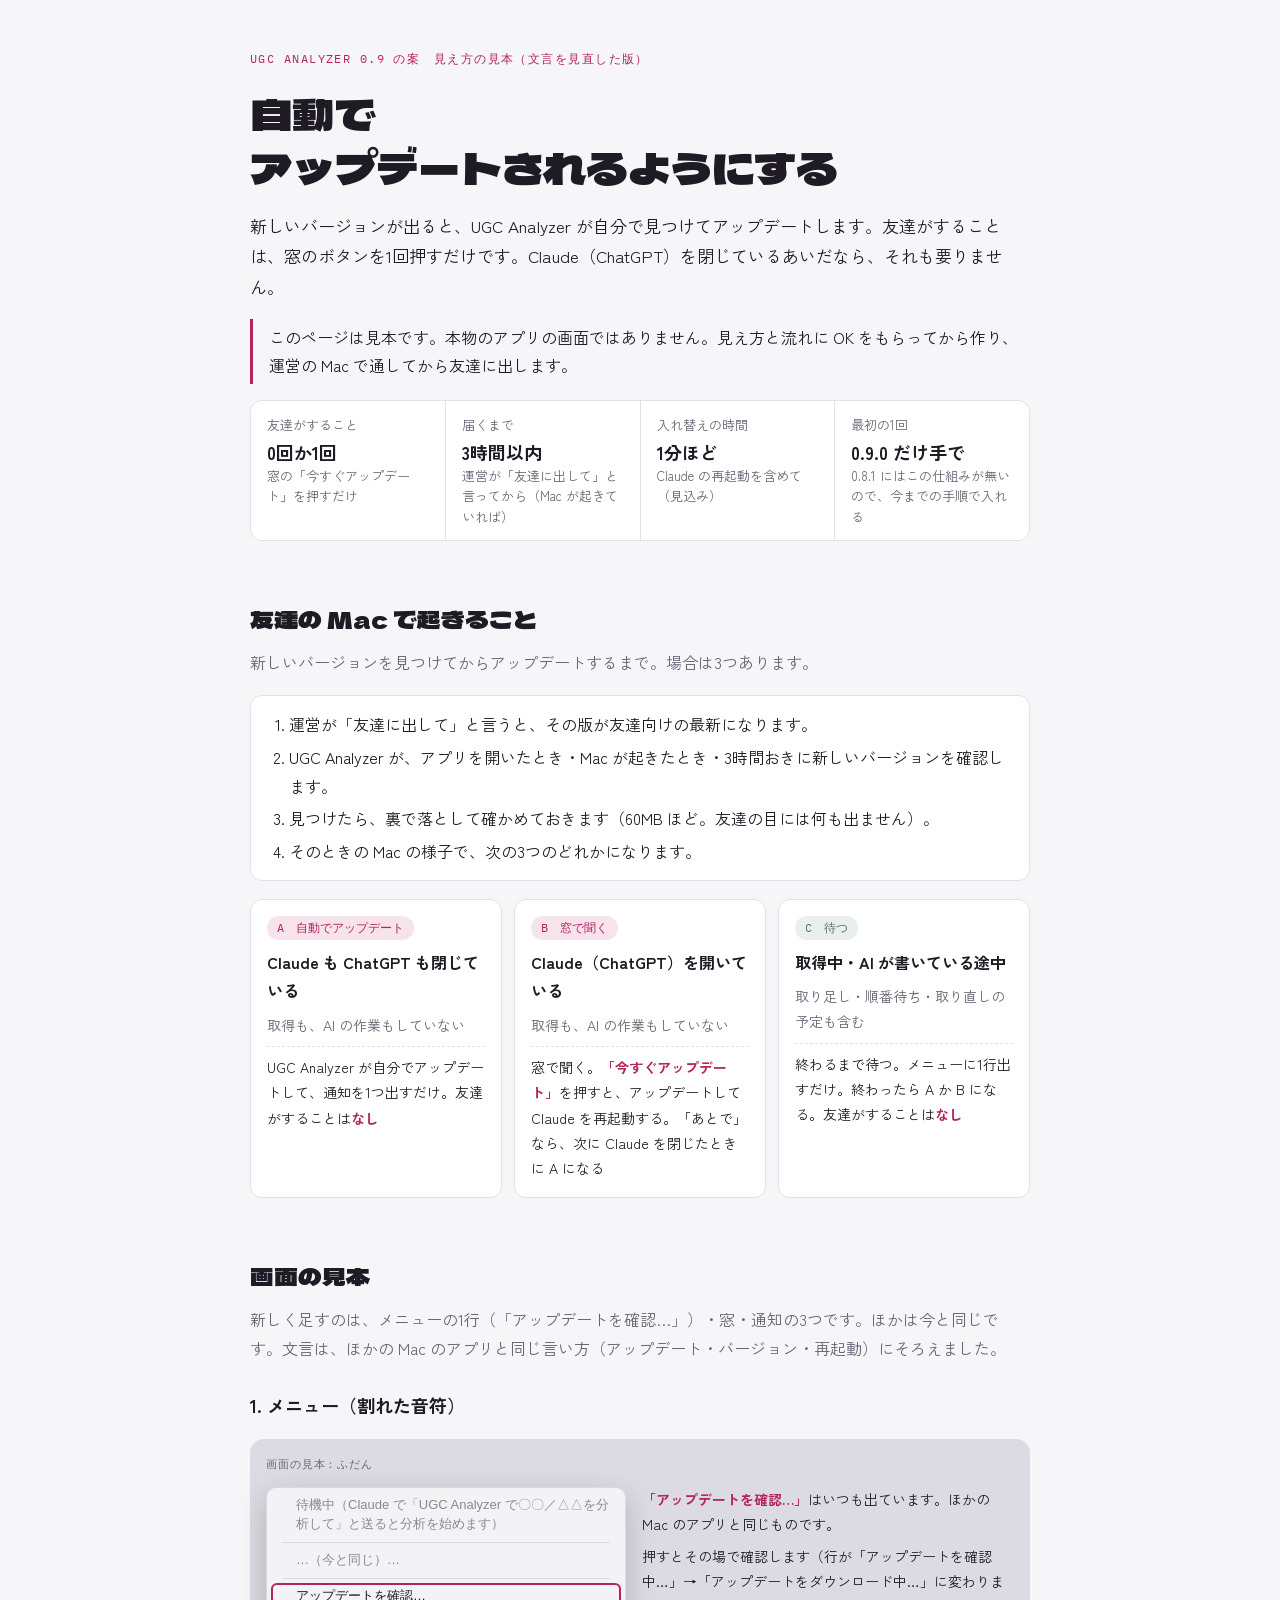
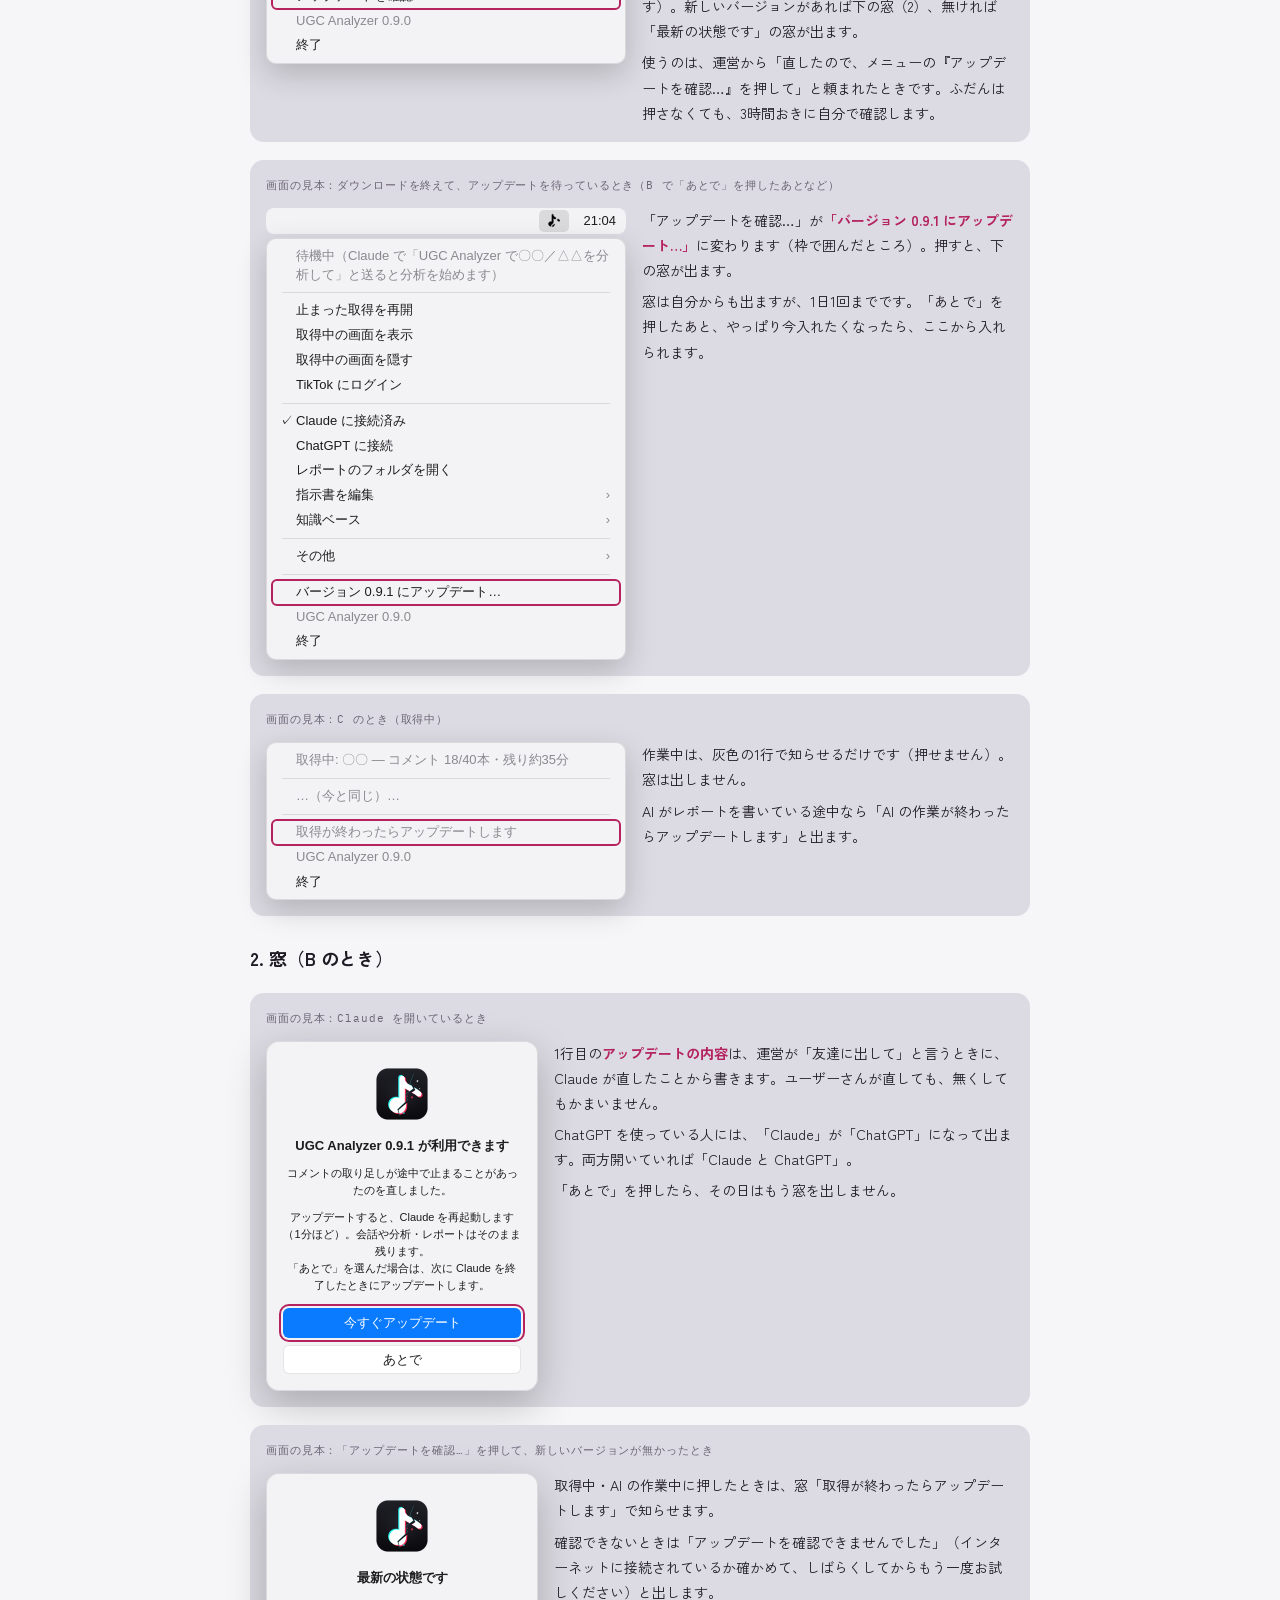
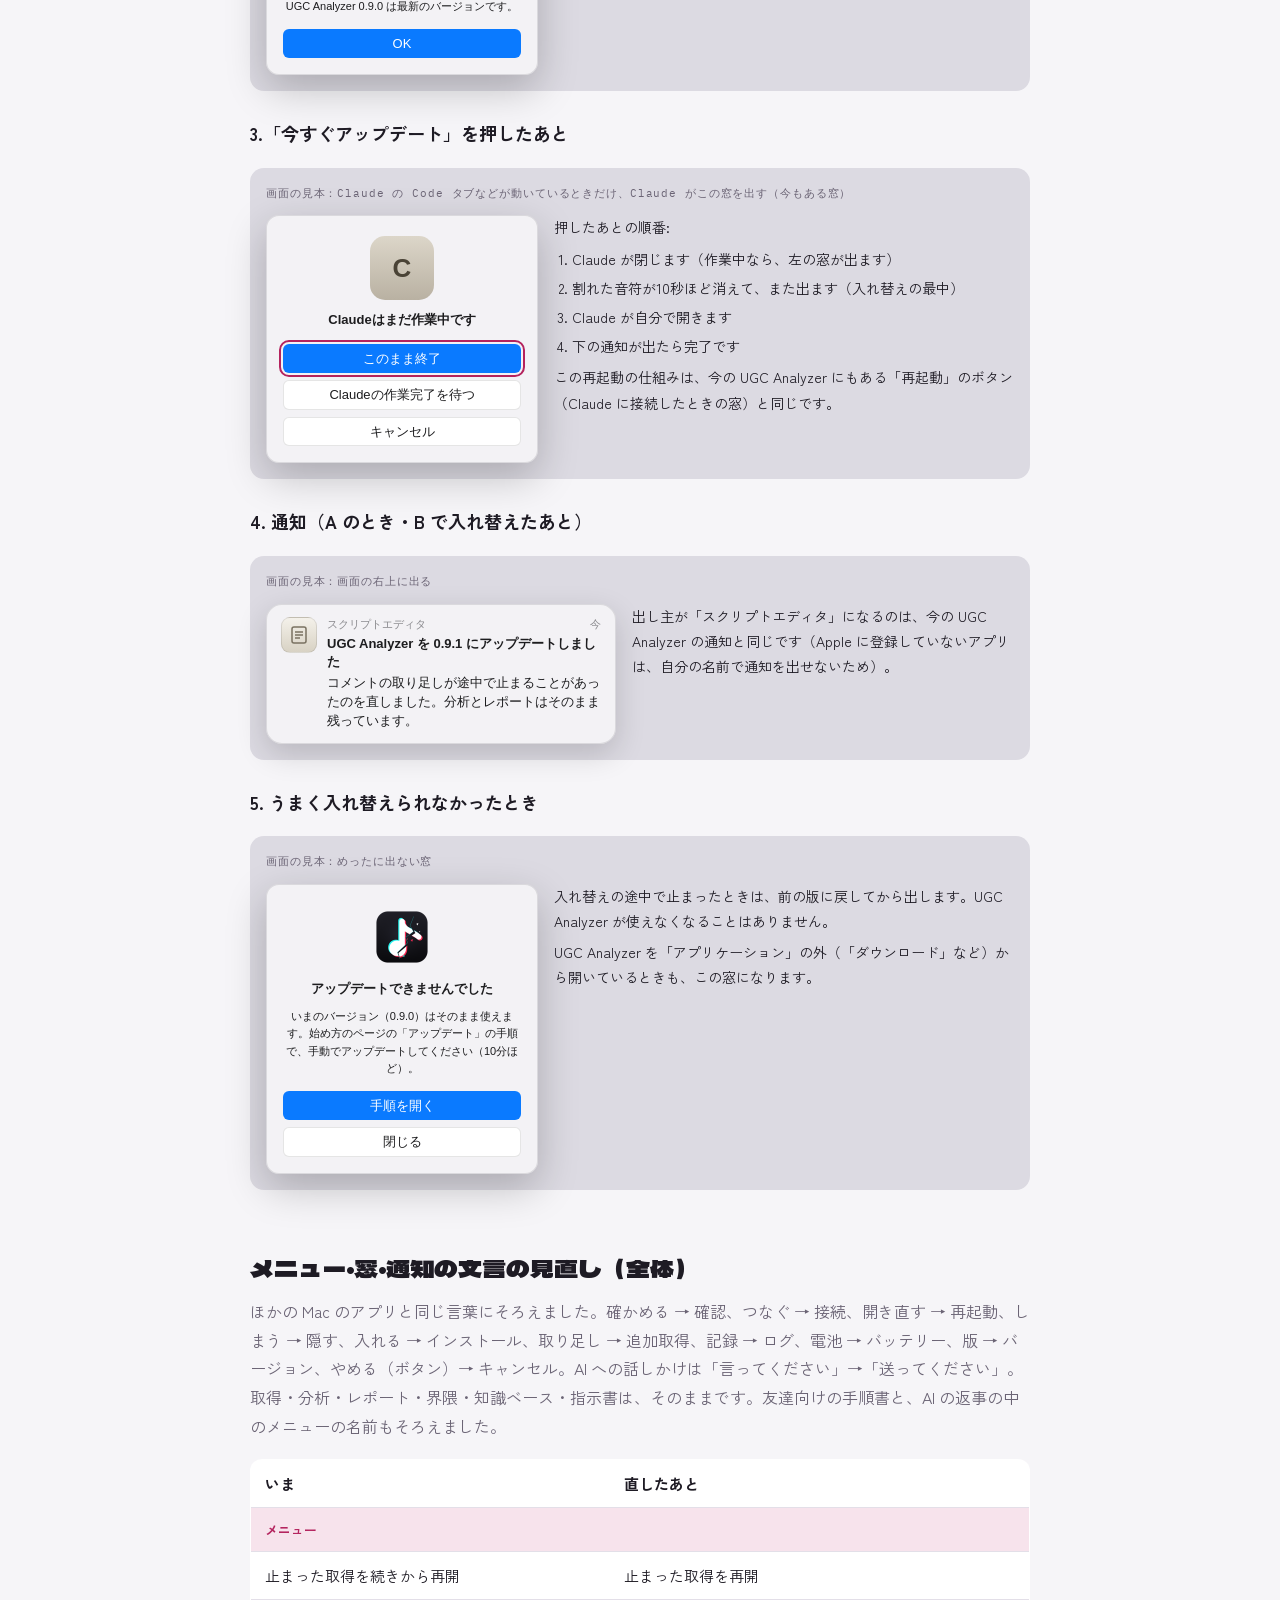
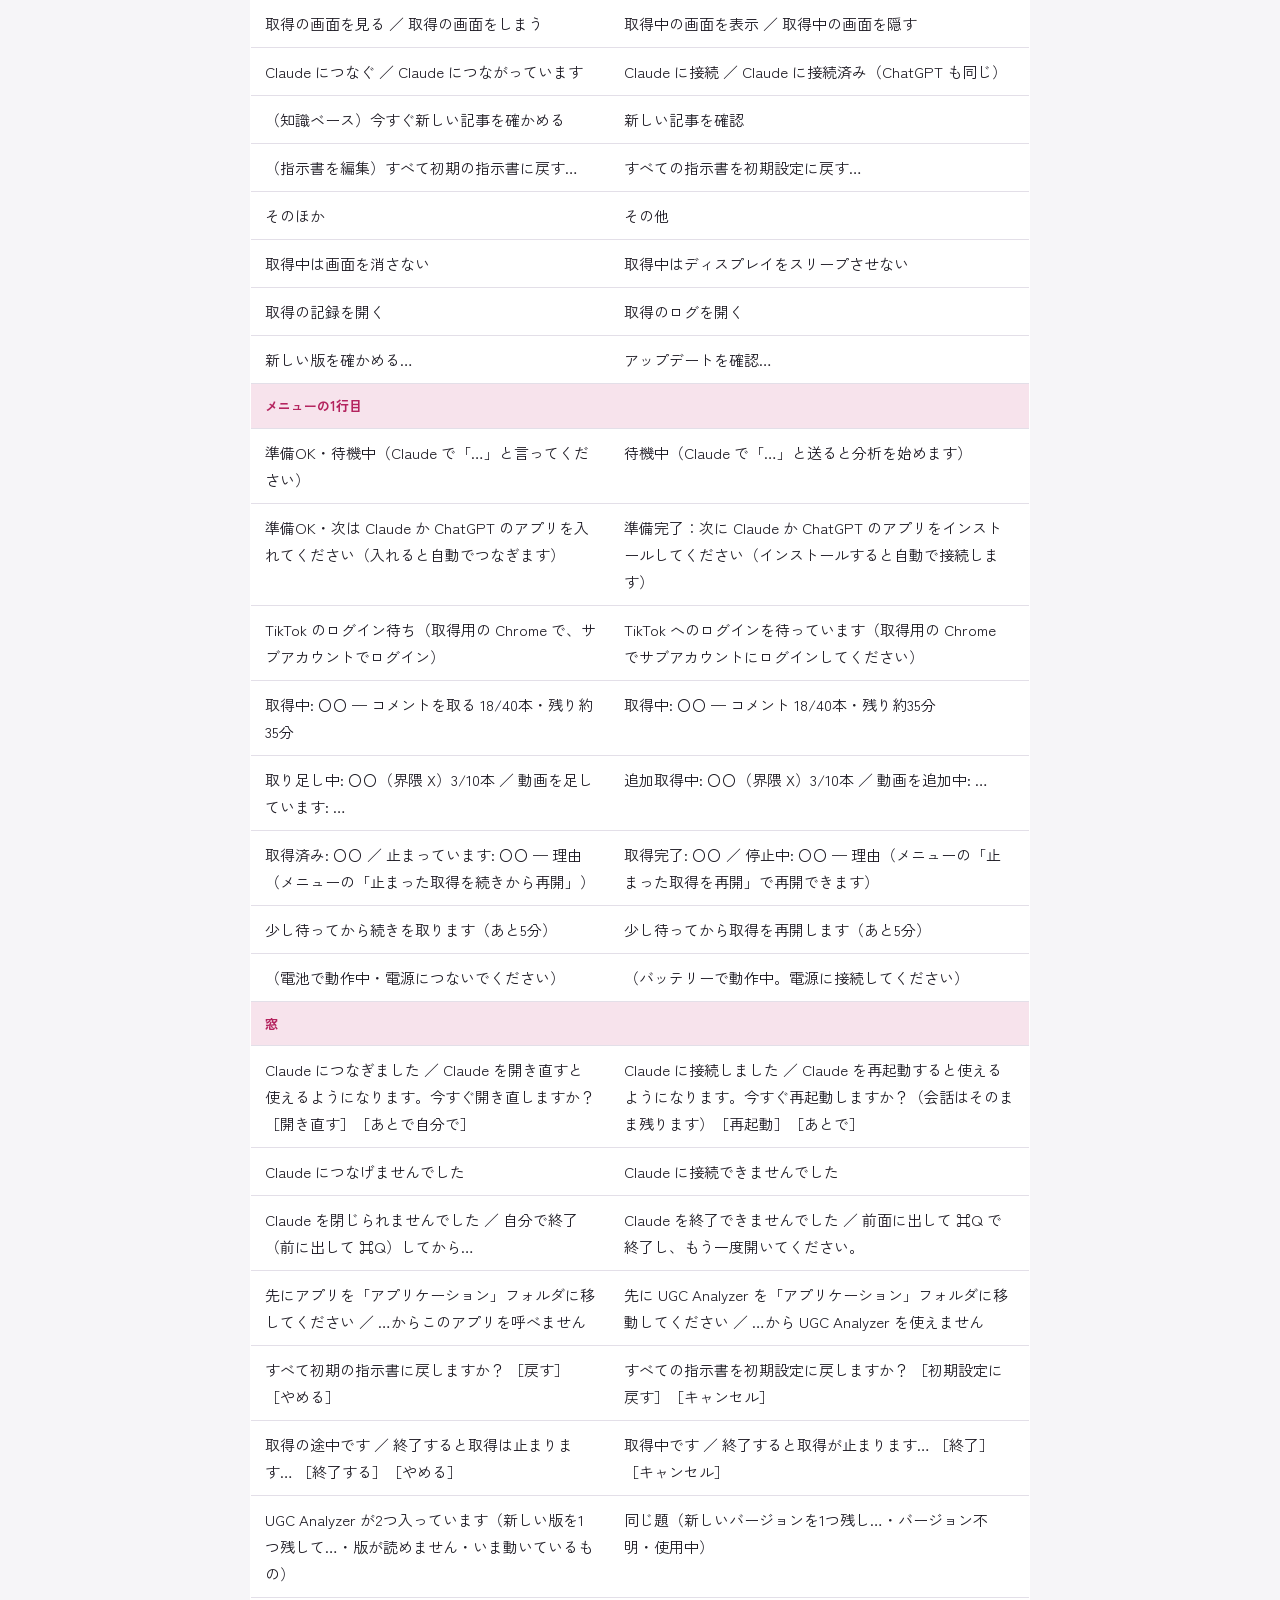
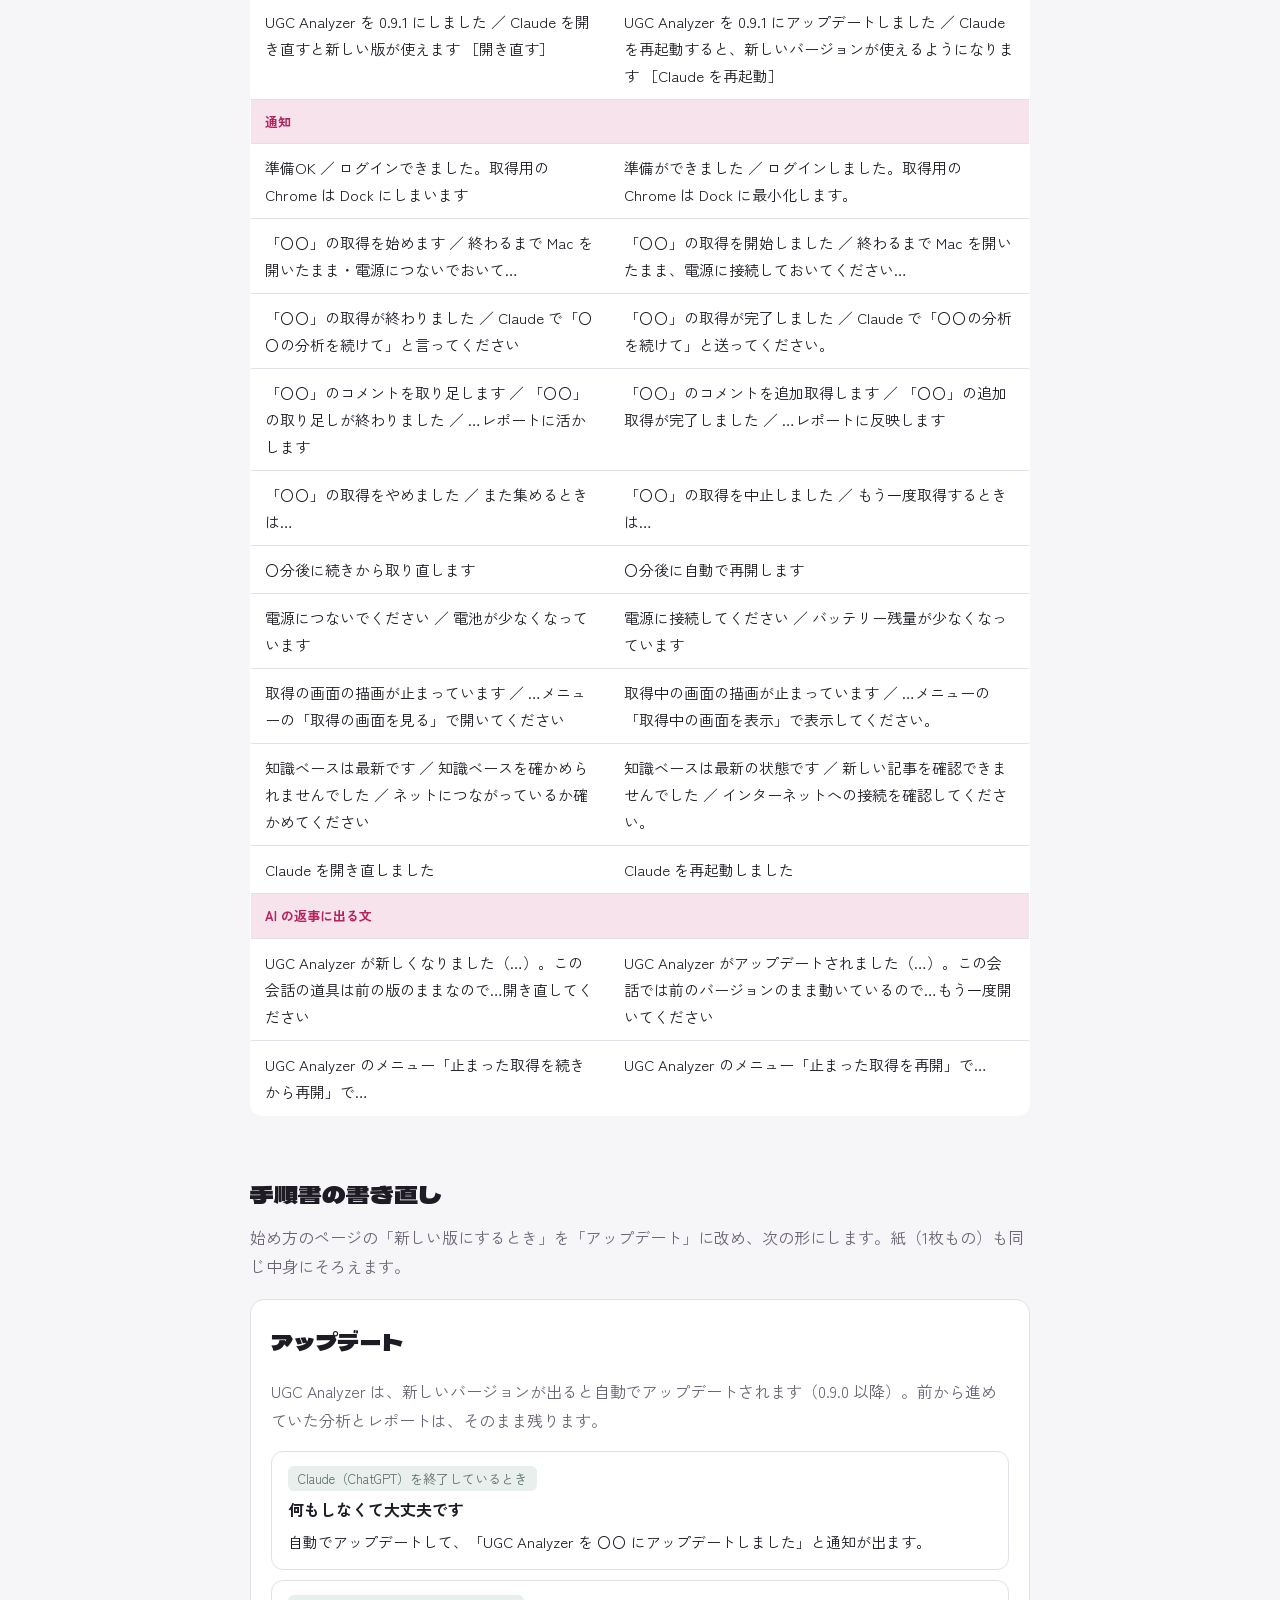
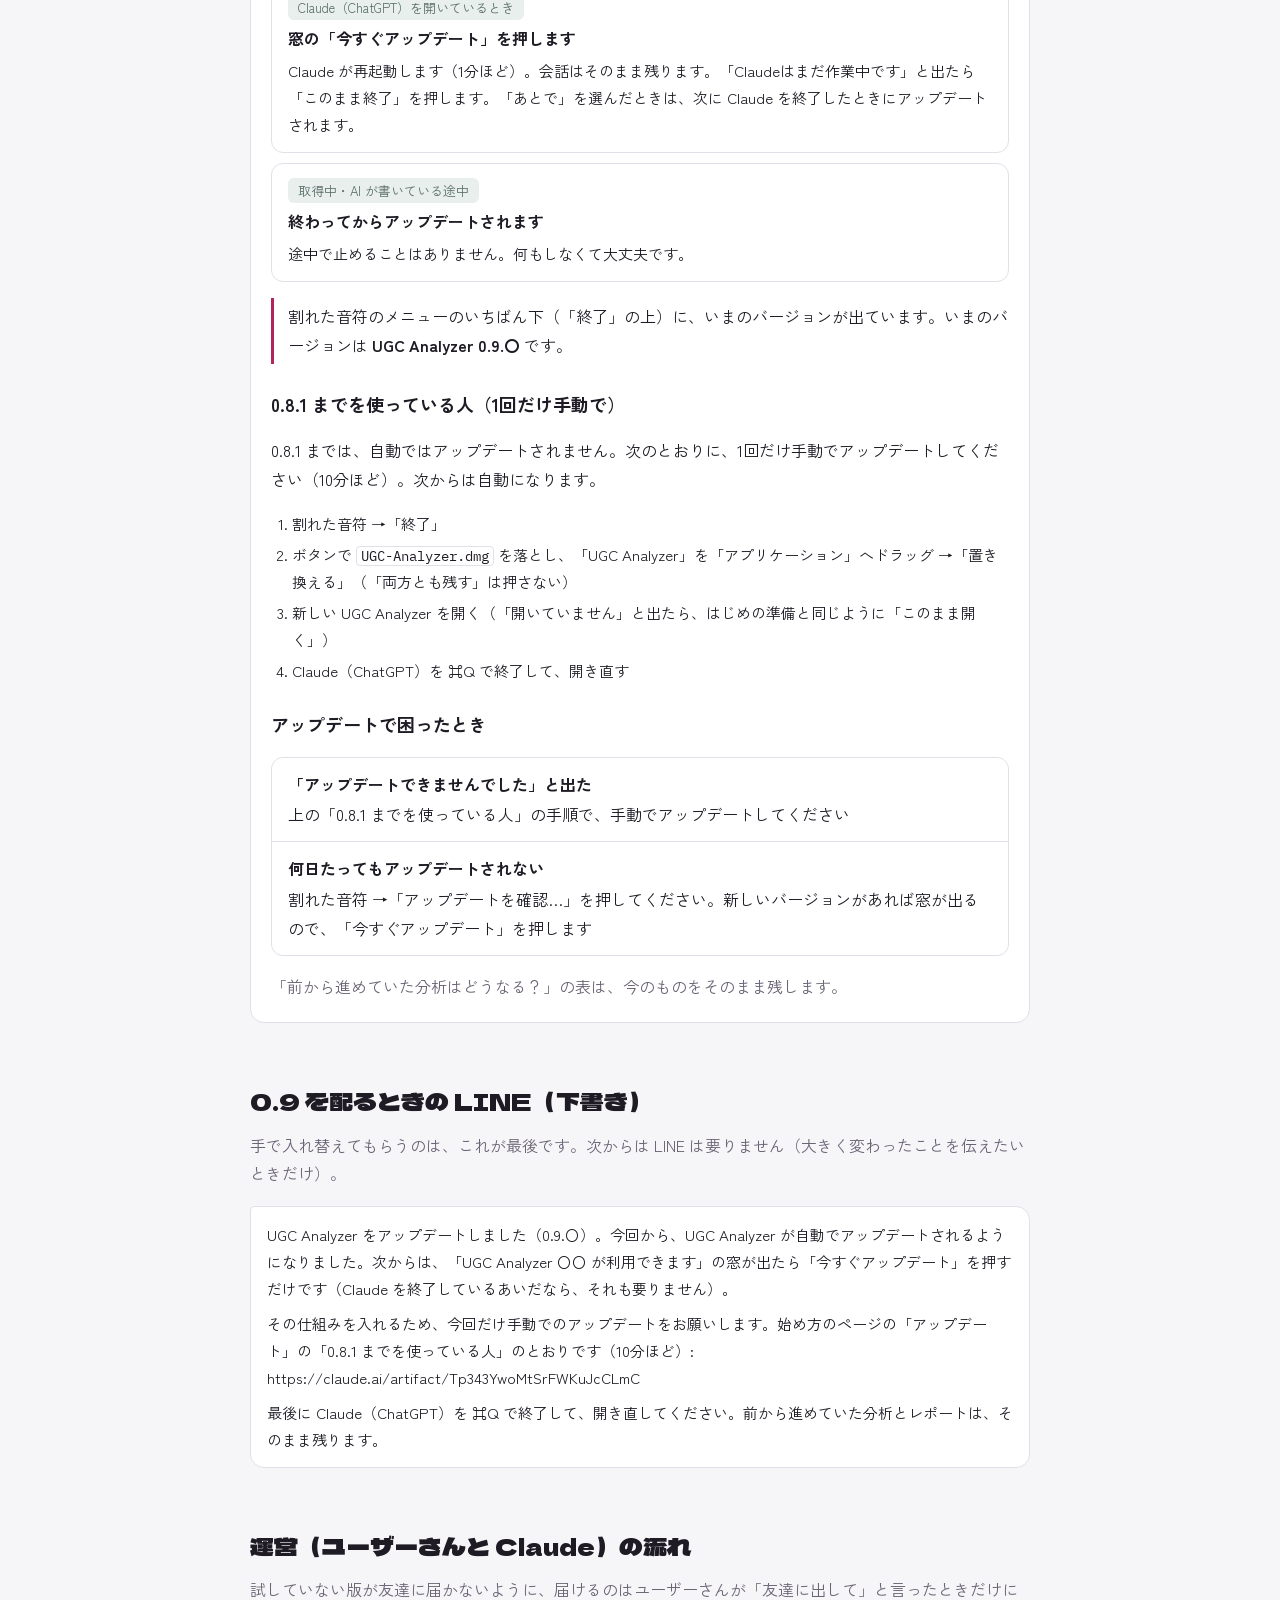
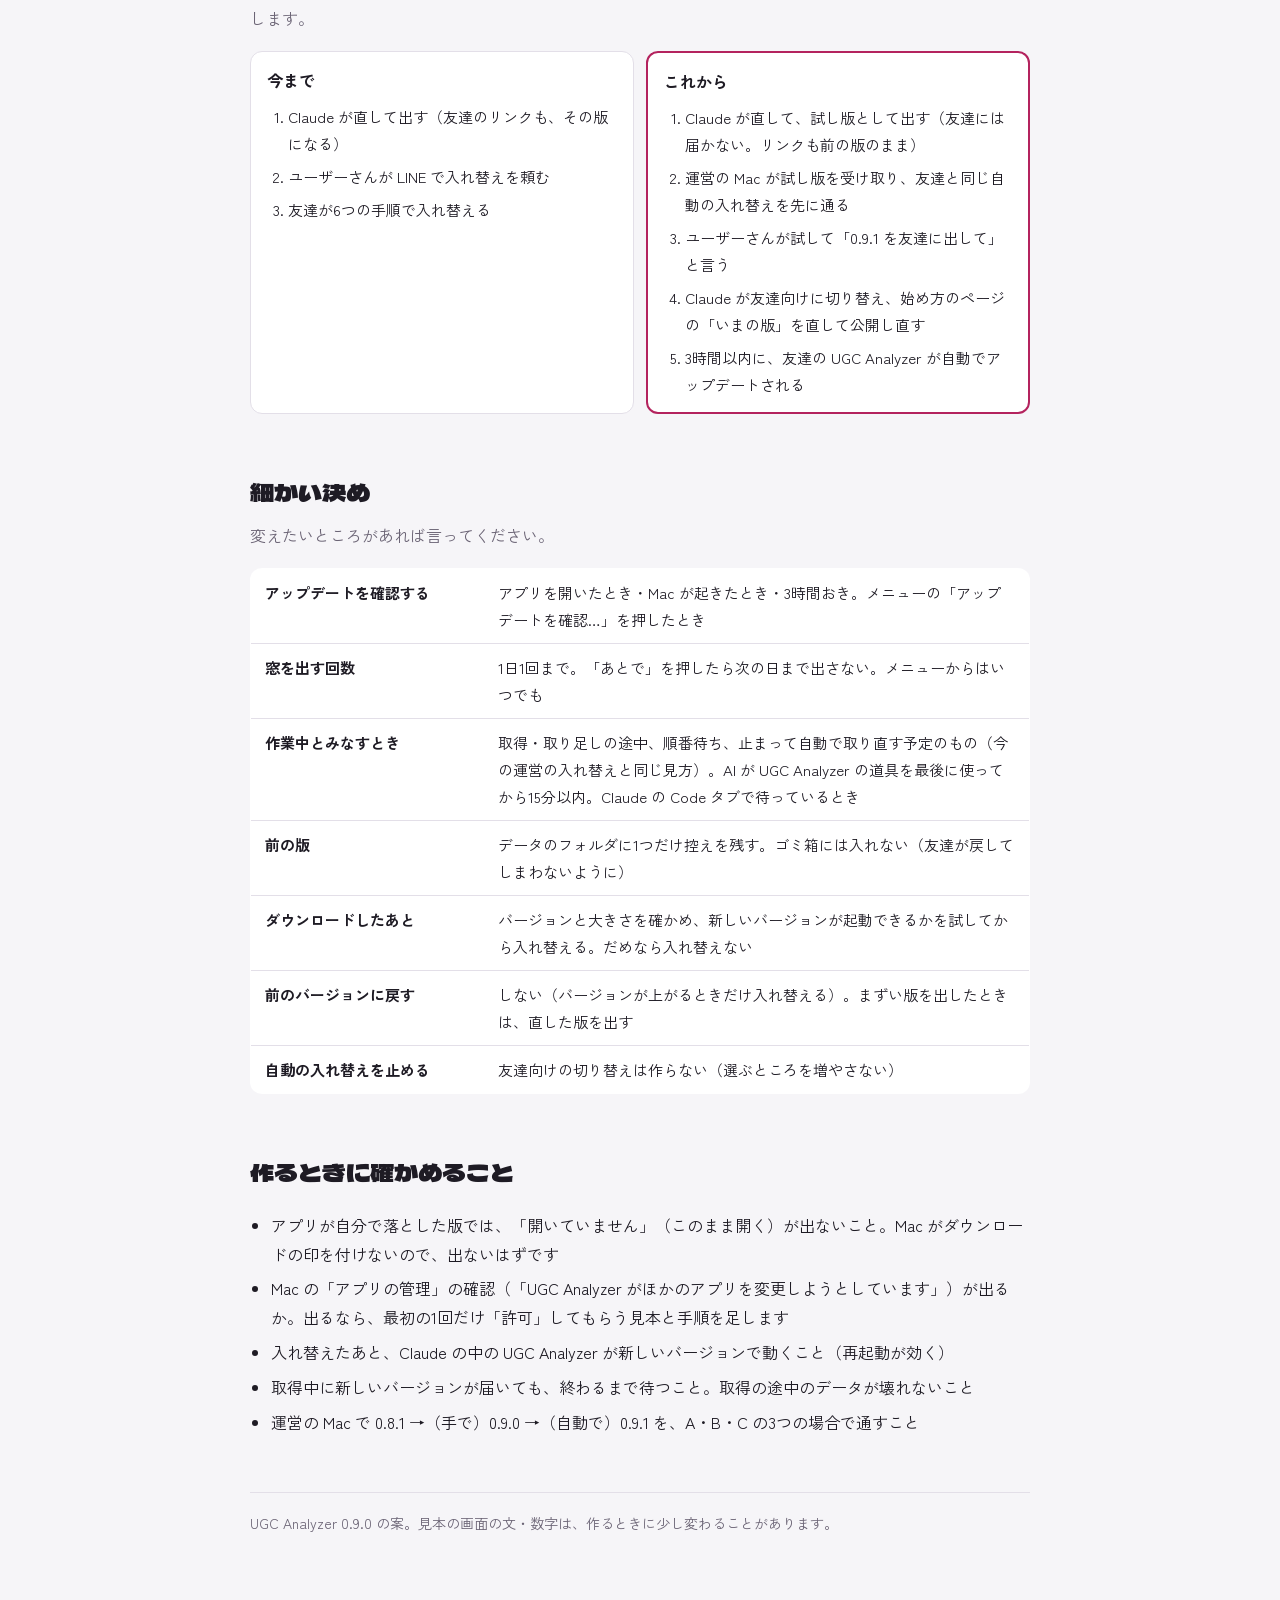
<file: docs/pages/update-preview.html>
<!DOCTYPE html>
<html lang="ja">
<head>
<meta charset="utf-8">
<meta name="viewport" content="width=device-width, initial-scale=1">
<title>UGC Analyzer 自動の更新の見本</title>
<link rel="preconnect" href="https://fonts.googleapis.com">
<link rel="preconnect" href="https://fonts.gstatic.com" crossorigin>
<link rel="stylesheet" href="https://fonts.googleapis.com/css2?family=Dela+Gothic+One&family=Zen+Kaku+Gothic+New:wght@400;500;700&family=IBM+Plex+Mono:wght@400;500&display=swap">
<style>
/* 1段組み。始め方のページと同じ版面・色・書体。Mac の画面の見本（メニュー・窓・通知）だけは Mac の書体と色で本物に寄せる */
:root {
  --bg: #f6f5f8;
  --surface: #ffffff;
  --fg: #1e1b24;
  --muted: #6b6475;
  --line: #e3dfe8;
  --accent: #b4235e;
  --accent-soft: #f7e3ec;
  --wait: #5b6f6a;
  --wait-bg: #e8efed;
  --mock-bg: #dcdae2;
  --mac-panel: rgba(244, 243, 246, .97);
  --mac-fg: #1d1d1f;
  --mac-dim: #8a8a8e;
  --mac-sep: rgba(0, 0, 0, .1);
  --mac-btn: #ffffff;
  --mac-blue: #0a7aff;
  --mac-hi: #2f6fe0;
  --font-display: "Dela Gothic One", "Hiragino Sans", "Yu Gothic", sans-serif;
  --font-body: "Zen Kaku Gothic New", "Hiragino Sans", "Hiragino Kaku Gothic ProN", "Yu Gothic", "Meiryo", sans-serif;
  --font-mono: "IBM Plex Mono", ui-monospace, "SF Mono", Menlo, monospace;
  --font-mac: -apple-system, BlinkMacSystemFont, "Hiragino Sans", "Hiragino Kaku Gothic ProN", sans-serif;
}
@media (prefers-color-scheme: dark) {
  :root:not([data-theme="light"]) {
    --bg: #141218; --surface: #1d1a22; --fg: #ede9f2; --muted: #a49dae; --line: #2e2a35;
    --accent: #ff6fa3; --accent-soft: #3a1a29; --wait: #9cc3b9; --wait-bg: #1a2623; --mock-bg: #2a2730;
    --mac-panel: rgba(44, 43, 48, .97); --mac-fg: #f2f2f4; --mac-dim: #8e8e93; --mac-sep: rgba(255, 255, 255, .12);
    --mac-btn: #5b5a60; --mac-blue: #0a84ff; --mac-hi: #2f6fe0; color-scheme: dark;
  }
}
:root[data-theme="dark"] {
  --bg: #141218; --surface: #1d1a22; --fg: #ede9f2; --muted: #a49dae; --line: #2e2a35;
  --accent: #ff6fa3; --accent-soft: #3a1a29; --wait: #9cc3b9; --wait-bg: #1a2623; --mock-bg: #2a2730;
  --mac-panel: rgba(44, 43, 48, .97); --mac-fg: #f2f2f4; --mac-dim: #8e8e93; --mac-sep: rgba(255, 255, 255, .12);
  --mac-btn: #5b5a60; --mac-blue: #0a84ff; --mac-hi: #2f6fe0; color-scheme: dark;
}
* { box-sizing: border-box; }
body { background: var(--bg); color: var(--fg); font-family: var(--font-body); font-size: 16px; line-height: 1.8; margin: 0; padding: 0 16px; }
.wrap { max-width: 780px; margin: 0 auto; padding-block: 48px 80px; display: grid; gap: 56px; }
.wrap > * { min-width: 0; }
a { color: var(--accent); }
a:focus-visible { outline: 2px solid var(--accent); outline-offset: 2px; }
code { font-family: var(--font-mono); font-size: .9em; background: var(--surface); border: 1px solid var(--line); border-radius: 4px; padding: 0 4px; }

header { display: grid; gap: 16px; }
.eyebrow { font-family: var(--font-mono); font-size: 12px; letter-spacing: .12em; color: var(--accent); margin: 0; }
h1 { font-family: var(--font-display); font-weight: 400; font-size: clamp(28px, 6vw, 42px); line-height: 1.3; margin: 0; text-wrap: balance; }
.lead { margin: 0; font-size: 17px; }
.notice { margin: 0; border-left: 3px solid var(--accent); padding: 4px 0 4px 16px; }
.facts { display: grid; grid-template-columns: repeat(auto-fit, minmax(170px, 1fr)); gap: 1px; background: var(--line); border: 1px solid var(--line); border-radius: 12px; overflow: hidden; margin: 0; }
.facts div { background: var(--surface); padding: 12px 16px; display: grid; gap: 2px; align-content: start; }
.facts dt { font-size: 13px; color: var(--muted); }
.facts dd { margin: 0; font-weight: 700; font-size: 18px; line-height: 1.5; }
.facts small { display: block; font-weight: 400; font-size: 13px; color: var(--muted); line-height: 1.6; }

section { display: grid; gap: 18px; }
section > h2 { font-family: var(--font-display); font-weight: 400; font-size: 24px; margin: 0; text-wrap: balance; }
section > .sub { margin: -10px 0 0; color: var(--muted); }
h3 { margin: 8px 0 0; font-size: 18px; text-wrap: balance; }
p { margin: 0; }
.muted { color: var(--muted); }

/* 流れ: 3つの場合を並べる */
.lanes { display: grid; grid-template-columns: repeat(auto-fit, minmax(220px, 1fr)); gap: 12px; }
.lane { background: var(--surface); border: 1px solid var(--line); border-radius: 12px; padding: 16px; display: grid; gap: 8px; align-content: start; min-width: 0; }
.lane .tag { justify-self: start; font-family: var(--font-mono); font-size: 12px; border-radius: 999px; padding: 1px 10px; background: var(--accent-soft); color: var(--accent); }
.lane .tag.wait { background: var(--wait-bg); color: var(--wait); }
.lane b { font-size: 16px; }
.lane .when { font-size: 14px; color: var(--muted); }
.lane .does { font-size: 14px; border-top: 1px dashed var(--line); padding-top: 8px; }
.lane .does em { font-style: normal; font-weight: 700; color: var(--accent); }
.pre { background: var(--surface); border: 1px solid var(--line); border-radius: 12px; padding: 14px 16px; display: grid; gap: 4px; }
.pre ol { margin: 0; padding-left: 1.4em; display: grid; gap: 4px; }

/* 画面の見本の台 */
.stage { background: var(--mock-bg); border-radius: 14px; padding: 16px; display: grid; gap: 12px; min-width: 0; }
.stage-cap { font-family: var(--font-mono); font-size: 11px; color: var(--muted); letter-spacing: .08em; margin: 0; }
.stage-row { display: flex; flex-wrap: wrap; gap: 16px; align-items: flex-start; }
.stage-row > * { min-width: 0; }
.explain { font-size: 14px; display: grid; gap: 6px; flex: 1 1 220px; }
.explain em { font-style: normal; font-weight: 700; color: var(--accent); }

/* メニューバーとメニュー */
.mac-bar { display: flex; justify-content: flex-end; align-items: center; gap: 14px; height: 26px; padding: 0 10px; border-radius: 8px; background: var(--mac-panel); font: 13px var(--font-mac); color: var(--mac-fg); }
.mac-bar .icon { display: grid; place-items: center; width: 30px; height: 22px; border-radius: 5px; background: var(--mac-sep); }
.mac-bar img { width: 16px; height: 16px; }
@media (prefers-color-scheme: dark) { :root:not([data-theme="light"]) .mac-bar img { filter: invert(1); } }
:root[data-theme="dark"] .mac-bar img { filter: invert(1); }
.mac-menu { width: min(100%, 360px); background: var(--mac-panel); color: var(--mac-fg); border: 1px solid var(--mac-sep); border-radius: 10px; box-shadow: 0 10px 30px rgba(0, 0, 0, .18); padding: 5px; font: 13px/1.45 var(--font-mac); display: grid; }
.mac-menu .it { padding: 3px 10px 3px 24px; border-radius: 5px; position: relative; display: flex; justify-content: space-between; gap: 8px; overflow-wrap: anywhere; }
.mac-menu .it.chk::before { content: "✓"; position: absolute; left: 8px; }
.mac-menu .it.sub::after { content: "›"; color: var(--mac-dim); }
.mac-menu .it.dim { color: var(--mac-dim); }
.mac-menu .it.hi { background: var(--mac-hi); color: #fff; }
.mac-menu .it.new { outline: 2px solid var(--accent); outline-offset: -1px; }
.mac-menu .sep { height: 1px; background: var(--mac-sep); margin: 5px 10px; }
.newtag { font: 11px var(--font-mono); color: var(--accent); }

/* 窓（Mac の確認の窓） */
.mac-alert { width: min(100%, 272px); background: var(--mac-panel); color: var(--mac-fg); border: 1px solid var(--mac-sep); border-radius: 13px; box-shadow: 0 14px 40px rgba(0, 0, 0, .22); padding: 20px 16px 16px; display: grid; gap: 10px; justify-items: center; text-align: center; font: 13px/1.5 var(--font-mac); }
.mac-alert img { width: 64px; height: 64px; }
.mac-alert .glyph { width: 64px; height: 64px; border-radius: 15px; background: linear-gradient(#dcd6c9, #b9b1a2); display: grid; place-items: center; color: #4a4336; font: 700 26px var(--font-mac); }
.mac-alert b { font-size: 13px; }
.mac-alert p { font-size: 11px; line-height: 1.55; }
.mac-alert .btns { display: grid; gap: 7px; width: 100%; margin-top: 4px; }
.mac-btn { border-radius: 6px; padding: 4px 8px; background: var(--mac-btn); border: 1px solid var(--mac-sep); font-size: 13px; }
.mac-btn.def { background: var(--mac-blue); color: #fff; border-color: transparent; }
.mac-btn.press { outline: 2px solid var(--accent); outline-offset: 2px; }

/* 通知 */
.mac-note { width: min(100%, 350px); background: var(--mac-panel); color: var(--mac-fg); border: 1px solid var(--mac-sep); border-radius: 16px; box-shadow: 0 10px 30px rgba(0, 0, 0, .16); padding: 12px 14px; display: grid; grid-template-columns: 36px 1fr; gap: 2px 10px; font: 13px/1.45 var(--font-mac); }
.mac-note .ic { grid-row: span 3; width: 36px; height: 36px; border-radius: 9px; background: linear-gradient(#f4f1ea, #d8d2c4); border: 1px solid var(--mac-sep); display: grid; place-items: center; }
.mac-note .head { display: flex; justify-content: space-between; color: var(--mac-dim); font-size: 11px; }
.mac-note b { font-size: 13px; }
.mac-note p { font-size: 13px; }

/* 手順書の見本（始め方のページに入る形） */
.guide { background: var(--surface); border: 1px solid var(--line); border-radius: 14px; padding: 22px 20px; display: grid; gap: 16px; }
.guide h4 { font-family: var(--font-display); font-weight: 400; font-size: 22px; margin: 0; }
.guide .gsub { color: var(--muted); }
.cases { display: grid; gap: 10px; }
.case { border: 1px solid var(--line); border-radius: 12px; padding: 14px 16px; display: grid; gap: 4px; }
.case b { font-size: 16px; }
.case p { font-size: 15px; }
.case .when { justify-self: start; font-size: 13px; color: var(--wait); background: var(--wait-bg); border-radius: 6px; padding: 1px 10px; }
.key { border-left: 3px solid var(--accent); padding: 4px 0 4px 14px; }
.old { margin: 0; padding-left: 1.4em; display: grid; gap: 4px; font-size: 15px; }
.qa { display: grid; gap: 1px; background: var(--line); border: 1px solid var(--line); border-radius: 12px; overflow: hidden; margin: 0; }
.qa div { background: var(--surface); padding: 12px 16px; display: grid; gap: 2px; min-width: 0; }
.qa dt { font-weight: 700; }
.qa dd { margin: 0; }

/* LINE の文・運営の流れ・決め */
.line { background: var(--surface); border: 1px solid var(--line); border-radius: 14px; border-top-left-radius: 4px; padding: 14px 16px; display: grid; gap: 8px; font-size: 15px; }
.flow2 { display: grid; grid-template-columns: repeat(auto-fit, minmax(260px, 1fr)); gap: 12px; }
.flowcol { background: var(--surface); border: 1px solid var(--line); border-radius: 12px; padding: 14px 16px; display: grid; gap: 8px; align-content: start; }
.flowcol.now { border: 2px solid var(--accent); }
.flowcol h3 { margin: 0; font-size: 16px; }
.flowcol ol { margin: 0; padding-left: 1.4em; display: grid; gap: 6px; font-size: 15px; }
.tbl-wrap { overflow-x: auto; }
.words th, .words td { width: auto; white-space: normal; }
.words tr.grp th { background: var(--accent-soft); color: var(--accent); font-size: 13px; }
table { border-collapse: collapse; width: 100%; font-size: 15px; background: var(--surface); border: 1px solid var(--line); border-radius: 12px; overflow: hidden; }
th, td { text-align: left; vertical-align: top; padding: 10px 14px; border-top: 1px solid var(--line); }
th { width: 30%; font-weight: 700; white-space: nowrap; }
tr:first-child th, tr:first-child td { border-top: 0; }
.checks { margin: 0; padding-left: 1.3em; display: grid; gap: 6px; }

@media (max-width: 520px) {
  th { white-space: normal; width: 38%; }
}
footer { color: var(--muted); font-size: 14px; border-top: 1px solid var(--line); padding-top: 18px; }
</style>
</head>
<body>
<div class="wrap">
  <header>
    <p class="eyebrow">UGC ANALYZER 0.9 の案　見え方の見本（文言を見直した版）</p>
    <h1>自動で<br>アップデートされるようにする</h1>
    <p class="lead">新しいバージョンが出ると、UGC Analyzer が自分で見つけてアップデートします。友達がすることは、窓のボタンを1回押すだけです。Claude（ChatGPT）を閉じているあいだなら、それも要りません。</p>
    <p class="notice">このページは見本です。本物のアプリの画面ではありません。見え方と流れに OK をもらってから作り、運営の Mac で通してから友達に出します。</p>
    <dl class="facts">
      <div><dt>友達がすること</dt><dd>0回か1回<small>窓の「今すぐアップデート」を押すだけ</small></dd></div>
      <div><dt>届くまで</dt><dd>3時間以内<small>運営が「友達に出して」と言ってから（Mac が起きていれば）</small></dd></div>
      <div><dt>入れ替えの時間</dt><dd>1分ほど<small>Claude の再起動を含めて（見込み）</small></dd></div>
      <div><dt>最初の1回</dt><dd>0.9.0 だけ手で<small>0.8.1 にはこの仕組みが無いので、今までの手順で入れる</small></dd></div>
    </dl>
  </header>

  <section id="flow">
    <h2>友達の Mac で起きること</h2>
    <p class="sub">新しいバージョンを見つけてからアップデートするまで。場合は3つあります。</p>
    <div class="pre">
      <ol>
        <li>運営が「友達に出して」と言うと、その版が友達向けの最新になります。</li>
        <li>UGC Analyzer が、アプリを開いたとき・Mac が起きたとき・3時間おきに新しいバージョンを確認します。</li>
        <li>見つけたら、裏で落として確かめておきます（60MB ほど。友達の目には何も出ません）。</li>
        <li>そのときの Mac の様子で、次の3つのどれかになります。</li>
      </ol>
    </div>
    <div class="lanes">
      <div class="lane">
        <span class="tag">A　自動でアップデート</span>
        <b>Claude も ChatGPT も閉じている</b>
        <p class="when">取得も、AI の作業もしていない</p>
        <p class="does">UGC Analyzer が自分でアップデートして、通知を1つ出すだけ。友達がすることは<em>なし</em></p>
      </div>
      <div class="lane">
        <span class="tag">B　窓で聞く</span>
        <b>Claude（ChatGPT）を開いている</b>
        <p class="when">取得も、AI の作業もしていない</p>
        <p class="does">窓で聞く。<em>「今すぐアップデート」</em>を押すと、アップデートして Claude を再起動する。「あとで」なら、次に Claude を閉じたときに A になる</p>
      </div>
      <div class="lane">
        <span class="tag wait">C　待つ</span>
        <b>取得中・AI が書いている途中</b>
        <p class="when">取り足し・順番待ち・取り直しの予定も含む</p>
        <p class="does">終わるまで待つ。メニューに1行出すだけ。終わったら A か B になる。友達がすることは<em>なし</em></p>
      </div>
    </div>
  </section>

  <section id="screens">
    <h2>画面の見本</h2>
    <p class="sub">新しく足すのは、メニューの1行（「アップデートを確認…」）・窓・通知の3つです。ほかは今と同じです。文言は、ほかの Mac のアプリと同じ言い方（アップデート・バージョン・再起動）にそろえました。</p>

    <h3>1. メニュー（割れた音符）</h3>
    <div class="stage">
      <p class="stage-cap">画面の見本：ふだん</p>
      <div class="stage-row">
        <div class="mac-menu" role="img" aria-label="メニューの見本。終了の上に、アップデートを確認の行がいつも出る" style="flex: 0 1 360px;">
          <div class="it dim">待機中（Claude で「UGC Analyzer で〇〇／△△を分析して」と送ると分析を始めます）</div>
          <div class="sep"></div>
          <div class="it dim">…（今と同じ）…</div>
          <div class="sep"></div>
          <div class="it new">アップデートを確認…</div>
          <div class="it dim">UGC Analyzer 0.9.0</div>
          <div class="it">終了</div>
        </div>
        <div class="explain">
          <p><em>「アップデートを確認…」</em>はいつも出ています。ほかの Mac のアプリと同じものです。</p>
          <p>押すとその場で確認します（行が「アップデートを確認中…」→「アップデートをダウンロード中…」に変わります）。新しいバージョンがあれば下の窓（2）、無ければ「最新の状態です」の窓が出ます。</p>
          <p>使うのは、運営から「直したので、メニューの『アップデートを確認…』を押して」と頼まれたときです。ふだんは押さなくても、3時間おきに自分で確認します。</p>
        </div>
      </div>
    </div>

    <div class="stage">
      <p class="stage-cap">画面の見本：ダウンロードを終えて、アップデートを待っているとき（B で「あとで」を押したあとなど）</p>
      <div class="stage-row">
        <div style="display:grid; gap:4px; flex: 0 1 360px;">
          <div class="mac-bar"><span class="icon"><img src="[data-uri]" alt=""></span><span>21:04</span></div>
          <div class="mac-menu" role="img" aria-label="メニューの見本。バージョン 0.9.1 にアップデートの行">
            <div class="it dim">待機中（Claude で「UGC Analyzer で〇〇／△△を分析して」と送ると分析を始めます）</div>
            <div class="sep"></div>
            <div class="it">止まった取得を再開</div>
            <div class="it">取得中の画面を表示</div>
            <div class="it">取得中の画面を隠す</div>
            <div class="it">TikTok にログイン</div>
            <div class="sep"></div>
            <div class="it chk">Claude に接続済み</div>
            <div class="it">ChatGPT に接続</div>
            <div class="it">レポートのフォルダを開く</div>
            <div class="it sub">指示書を編集</div>
            <div class="it sub">知識ベース</div>
            <div class="sep"></div>
            <div class="it sub">その他</div>
            <div class="sep"></div>
            <div class="it new">バージョン 0.9.1 にアップデート…</div>
            <div class="it dim">UGC Analyzer 0.9.0</div>
            <div class="it">終了</div>
          </div>
        </div>
        <div class="explain">
          <p>「アップデートを確認…」が<em>「バージョン 0.9.1 にアップデート…」</em>に変わります（枠で囲んだところ）。押すと、下の窓が出ます。</p>
          <p>窓は自分からも出ますが、1日1回までです。「あとで」を押したあと、やっぱり今入れたくなったら、ここから入れられます。</p>
        </div>
      </div>
    </div>

    <div class="stage">
      <p class="stage-cap">画面の見本：C のとき（取得中）</p>
      <div class="stage-row">
        <div class="mac-menu" role="img" aria-label="メニューの見本。取得中は、取得が終わったら入れますの行が灰色で出る" style="flex: 0 1 360px;">
          <div class="it dim">取得中: 〇〇 — コメント 18/40本・残り約35分</div>
          <div class="sep"></div>
          <div class="it dim">…（今と同じ）…</div>
          <div class="sep"></div>
          <div class="it dim new">取得が終わったらアップデートします</div>
          <div class="it dim">UGC Analyzer 0.9.0</div>
          <div class="it">終了</div>
        </div>
        <div class="explain">
          <p>作業中は、灰色の1行で知らせるだけです（押せません）。窓は出しません。</p>
          <p>AI がレポートを書いている途中なら「AI の作業が終わったらアップデートします」と出ます。</p>
        </div>
      </div>
    </div>

    <h3>2. 窓（B のとき）</h3>
    <div class="stage">
      <p class="stage-cap">画面の見本：Claude を開いているとき</p>
      <div class="stage-row">
        <div class="mac-alert" role="img" aria-label="窓の見本。UGC Analyzer 0.9.1 が利用できます。今すぐアップデート と あとで のボタン">
          <img src="[data-uri]" alt="">
          <b>UGC Analyzer 0.9.1 が利用できます</b>
          <p>コメントの取り足しが途中で止まることがあったのを直しました。</p>
          <p>アップデートすると、Claude を再起動します（1分ほど）。会話や分析・レポートはそのまま残ります。<br>「あとで」を選んだ場合は、次に Claude を終了したときにアップデートします。</p>
          <div class="btns">
            <span class="mac-btn def press">今すぐアップデート</span>
            <span class="mac-btn">あとで</span>
          </div>
        </div>
        <div class="explain">
          <p>1行目の<em>アップデートの内容</em>は、運営が「友達に出して」と言うときに、Claude が直したことから書きます。ユーザーさんが直しても、無くしてもかまいません。</p>
          <p>ChatGPT を使っている人には、「Claude」が「ChatGPT」になって出ます。両方開いていれば「Claude と ChatGPT」。</p>
          <p>「あとで」を押したら、その日はもう窓を出しません。</p>
        </div>
      </div>
    </div>
    <div class="stage">
      <p class="stage-cap">画面の見本：「アップデートを確認…」を押して、新しいバージョンが無かったとき</p>
      <div class="stage-row">
        <div class="mac-alert" role="img" aria-label="窓の見本。最新の状態です。OK のボタン">
          <img src="[data-uri]" alt="">
          <b>最新の状態です</b>
          <p>UGC Analyzer 0.9.0 は最新のバージョンです。</p>
          <div class="btns">
            <span class="mac-btn def">OK</span>
          </div>
        </div>
        <div class="explain">
          <p>取得中・AI の作業中に押したときは、窓「取得が終わったらアップデートします」で知らせます。</p>
          <p>確認できないときは「アップデートを確認できませんでした」（インターネットに接続されているか確かめて、しばらくしてからもう一度お試しください）と出します。</p>
        </div>
      </div>
    </div>

    <h3>3.「今すぐアップデート」を押したあと</h3>
    <div class="stage">
      <p class="stage-cap">画面の見本：Claude の Code タブなどが動いているときだけ、Claude がこの窓を出す（今もある窓）</p>
      <div class="stage-row">
        <div class="mac-alert" role="img" aria-label="Claude の窓の見本。Claudeはまだ作業中です。このまま終了を押す">
          <span class="glyph" aria-hidden="true">C</span>
          <b>Claudeはまだ作業中です</b>
          <div class="btns">
            <span class="mac-btn def press">このまま終了</span>
            <span class="mac-btn">Claudeの作業完了を待つ</span>
            <span class="mac-btn">キャンセル</span>
          </div>
        </div>
        <div class="explain">
          <p>押したあとの順番:</p>
          <ol style="margin:0; padding-left:1.3em; display:grid; gap:4px;">
            <li>Claude が閉じます（作業中なら、左の窓が出ます）</li>
            <li>割れた音符が10秒ほど消えて、また出ます（入れ替えの最中）</li>
            <li>Claude が自分で開きます</li>
            <li>下の通知が出たら完了です</li>
          </ol>
          <p>この再起動の仕組みは、今の UGC Analyzer にもある「再起動」のボタン（Claude に接続したときの窓）と同じです。</p>
        </div>
      </div>
    </div>

    <h3>4. 通知（A のとき・B で入れ替えたあと）</h3>
    <div class="stage">
      <p class="stage-cap">画面の見本：画面の右上に出る</p>
      <div class="stage-row">
        <div class="mac-note" role="img" aria-label="通知の見本。UGC Analyzer を 0.9.1 にしました">
          <span class="ic" aria-hidden="true"><svg width="20" height="20" viewBox="0 0 20 20"><rect x="3" y="2" width="14" height="16" rx="2" fill="none" stroke="#7a7262" stroke-width="1.5"/><path d="M6 7h8M6 10h8M6 13h5" stroke="#7a7262" stroke-width="1.5"/></svg></span>
          <div class="head"><span>スクリプトエディタ</span><span>今</span></div>
          <b>UGC Analyzer を 0.9.1 にアップデートしました</b>
          <p>コメントの取り足しが途中で止まることがあったのを直しました。分析とレポートはそのまま残っています。</p>
        </div>
        <div class="explain">
          <p>出し主が「スクリプトエディタ」になるのは、今の UGC Analyzer の通知と同じです（Apple に登録していないアプリは、自分の名前で通知を出せないため）。</p>
        </div>
      </div>
    </div>

    <h3>5. うまく入れ替えられなかったとき</h3>
    <div class="stage">
      <p class="stage-cap">画面の見本：めったに出ない窓</p>
      <div class="stage-row">
        <div class="mac-alert" role="img" aria-label="窓の見本。アップデートできませんでした。手順を開く と 閉じる のボタン">
          <img src="[data-uri]" alt="">
          <b>アップデートできませんでした</b>
          <p>いまのバージョン（0.9.0）はそのまま使えます。始め方のページの「アップデート」の手順で、手動でアップデートしてください（10分ほど）。</p>
          <div class="btns">
            <span class="mac-btn def">手順を開く</span>
            <span class="mac-btn">閉じる</span>
          </div>
        </div>
        <div class="explain">
          <p>入れ替えの途中で止まったときは、前の版に戻してから出します。UGC Analyzer が使えなくなることはありません。</p>
          <p>UGC Analyzer を「アプリケーション」の外（「ダウンロード」など）から開いているときも、この窓になります。</p>
        </div>
      </div>
    </div>
  </section>

  <section id="wording">
    <h2>メニュー・窓・通知の文言の見直し（全体）</h2>
    <p class="sub">ほかの Mac のアプリと同じ言葉にそろえました。確かめる → 確認、つなぐ → 接続、開き直す → 再起動、しまう → 隠す、入れる → インストール、取り足し → 追加取得、記録 → ログ、電池 → バッテリー、版 → バージョン、やめる（ボタン）→ キャンセル。AI への話しかけは「言ってください」→「送ってください」。取得・分析・レポート・界隈・知識ベース・指示書は、そのままです。友達向けの手順書と、AI の返事の中のメニューの名前もそろえました。</p>
    <div class="tbl-wrap">
      <table class="words">
        <tr><th>いま</th><th>直したあと</th></tr>
        <tr class="grp"><th colspan="2">メニュー</th></tr>
        <tr><td>止まった取得を続きから再開</td><td>止まった取得を再開</td></tr>
        <tr><td>取得の画面を見る ／ 取得の画面をしまう</td><td>取得中の画面を表示 ／ 取得中の画面を隠す</td></tr>
        <tr><td>Claude につなぐ ／ Claude につながっています</td><td>Claude に接続 ／ Claude に接続済み（ChatGPT も同じ）</td></tr>
        <tr><td>（知識ベース）今すぐ新しい記事を確かめる</td><td>新しい記事を確認</td></tr>
        <tr><td>（指示書を編集）すべて初期の指示書に戻す…</td><td>すべての指示書を初期設定に戻す…</td></tr>
        <tr><td>そのほか</td><td>その他</td></tr>
        <tr><td>取得中は画面を消さない</td><td>取得中はディスプレイをスリープさせない</td></tr>
        <tr><td>取得の記録を開く</td><td>取得のログを開く</td></tr>
        <tr><td>新しい版を確かめる…</td><td>アップデートを確認…</td></tr>
        <tr class="grp"><th colspan="2">メニューの1行目</th></tr>
        <tr><td>準備OK・待機中（Claude で「…」と言ってください）</td><td>待機中（Claude で「…」と送ると分析を始めます）</td></tr>
        <tr><td>準備OK・次は Claude か ChatGPT のアプリを入れてください（入れると自動でつなぎます）</td><td>準備完了：次に Claude か ChatGPT のアプリをインストールしてください（インストールすると自動で接続します）</td></tr>
        <tr><td>TikTok のログイン待ち（取得用の Chrome で、サブアカウントでログイン）</td><td>TikTok へのログインを待っています（取得用の Chrome でサブアカウントにログインしてください）</td></tr>
        <tr><td>取得中: 〇〇 — コメントを取る 18/40本・残り約35分</td><td>取得中: 〇〇 — コメント 18/40本・残り約35分</td></tr>
        <tr><td>取り足し中: 〇〇（界隈 X）3/10本 ／ 動画を足しています: …</td><td>追加取得中: 〇〇（界隈 X）3/10本 ／ 動画を追加中: …</td></tr>
        <tr><td>取得済み: 〇〇 ／ 止まっています: 〇〇 — 理由（メニューの「止まった取得を続きから再開」）</td><td>取得完了: 〇〇 ／ 停止中: 〇〇 — 理由（メニューの「止まった取得を再開」で再開できます）</td></tr>
        <tr><td>少し待ってから続きを取ります（あと5分）</td><td>少し待ってから取得を再開します（あと5分）</td></tr>
        <tr><td>（電池で動作中・電源につないでください）</td><td>（バッテリーで動作中。電源に接続してください）</td></tr>
        <tr class="grp"><th colspan="2">窓</th></tr>
        <tr><td>Claude につなぎました ／ Claude を開き直すと使えるようになります。今すぐ開き直しますか？ ［開き直す］［あとで自分で］</td><td>Claude に接続しました ／ Claude を再起動すると使えるようになります。今すぐ再起動しますか？（会話はそのまま残ります）［再起動］［あとで］</td></tr>
        <tr><td>Claude につなげませんでした</td><td>Claude に接続できませんでした</td></tr>
        <tr><td>Claude を閉じられませんでした ／ 自分で終了（前に出して ⌘Q）してから…</td><td>Claude を終了できませんでした ／ 前面に出して ⌘Q で終了し、もう一度開いてください。</td></tr>
        <tr><td>先にアプリを「アプリケーション」フォルダに移してください ／ …からこのアプリを呼べません</td><td>先に UGC Analyzer を「アプリケーション」フォルダに移動してください ／ …から UGC Analyzer を使えません</td></tr>
        <tr><td>すべて初期の指示書に戻しますか？ ［戻す］［やめる］</td><td>すべての指示書を初期設定に戻しますか？ ［初期設定に戻す］［キャンセル］</td></tr>
        <tr><td>取得の途中です ／ 終了すると取得は止まります… ［終了する］［やめる］</td><td>取得中です ／ 終了すると取得が止まります… ［終了］［キャンセル］</td></tr>
        <tr><td>UGC Analyzer が2つ入っています（新しい版を1つ残して…・版が読めません・いま動いているもの）</td><td>同じ題（新しいバージョンを1つ残し…・バージョン不明・使用中）</td></tr>
        <tr><td>UGC Analyzer を 0.9.1 にしました ／ Claude を開き直すと新しい版が使えます ［開き直す］</td><td>UGC Analyzer を 0.9.1 にアップデートしました ／ Claude を再起動すると、新しいバージョンが使えるようになります ［Claude を再起動］</td></tr>
        <tr class="grp"><th colspan="2">通知</th></tr>
        <tr><td>準備OK ／ ログインできました。取得用の Chrome は Dock にしまいます</td><td>準備ができました ／ ログインしました。取得用の Chrome は Dock に最小化します。</td></tr>
        <tr><td>「〇〇」の取得を始めます ／ 終わるまで Mac を開いたまま・電源につないでおいて…</td><td>「〇〇」の取得を開始しました ／ 終わるまで Mac を開いたまま、電源に接続しておいてください…</td></tr>
        <tr><td>「〇〇」の取得が終わりました ／ Claude で「〇〇の分析を続けて」と言ってください</td><td>「〇〇」の取得が完了しました ／ Claude で「〇〇の分析を続けて」と送ってください。</td></tr>
        <tr><td>「〇〇」のコメントを取り足します ／ 「〇〇」の取り足しが終わりました ／ …レポートに活かします</td><td>「〇〇」のコメントを追加取得します ／ 「〇〇」の追加取得が完了しました ／ …レポートに反映します</td></tr>
        <tr><td>「〇〇」の取得をやめました ／ また集めるときは…</td><td>「〇〇」の取得を中止しました ／ もう一度取得するときは…</td></tr>
        <tr><td>〇分後に続きから取り直します</td><td>〇分後に自動で再開します</td></tr>
        <tr><td>電源につないでください ／ 電池が少なくなっています</td><td>電源に接続してください ／ バッテリー残量が少なくなっています</td></tr>
        <tr><td>取得の画面の描画が止まっています ／ …メニューの「取得の画面を見る」で開いてください</td><td>取得中の画面の描画が止まっています ／ …メニューの「取得中の画面を表示」で表示してください。</td></tr>
        <tr><td>知識ベースは最新です ／ 知識ベースを確かめられませんでした ／ ネットにつながっているか確かめてください</td><td>知識ベースは最新の状態です ／ 新しい記事を確認できませんでした ／ インターネットへの接続を確認してください。</td></tr>
        <tr><td>Claude を開き直しました</td><td>Claude を再起動しました</td></tr>
        <tr class="grp"><th colspan="2">AI の返事に出る文</th></tr>
        <tr><td>UGC Analyzer が新しくなりました（…）。この会話の道具は前の版のままなので…開き直してください</td><td>UGC Analyzer がアップデートされました（…）。この会話では前のバージョンのまま動いているので…もう一度開いてください</td></tr>
        <tr><td>UGC Analyzer のメニュー「止まった取得を続きから再開」で…</td><td>UGC Analyzer のメニュー「止まった取得を再開」で…</td></tr>
      </table>
    </div>
  </section>

  <section id="manual">
    <h2>手順書の書き直し</h2>
    <p class="sub">始め方のページの「新しい版にするとき」を「アップデート」に改め、次の形にします。紙（1枚もの）も同じ中身にそろえます。</p>
    <div class="guide">
      <h4>アップデート</h4>
      <p class="gsub">UGC Analyzer は、新しいバージョンが出ると自動でアップデートされます（0.9.0 以降）。前から進めていた分析とレポートは、そのまま残ります。</p>
      <div class="cases">
        <div class="case">
          <span class="when">Claude（ChatGPT）を終了しているとき</span>
          <b>何もしなくて大丈夫です</b>
          <p>自動でアップデートして、「UGC Analyzer を 〇〇 にアップデートしました」と通知が出ます。</p>
        </div>
        <div class="case">
          <span class="when">Claude（ChatGPT）を開いているとき</span>
          <b>窓の「今すぐアップデート」を押します</b>
          <p>Claude が再起動します（1分ほど）。会話はそのまま残ります。「Claudeはまだ作業中です」と出たら「このまま終了」を押します。「あとで」を選んだときは、次に Claude を終了したときにアップデートされます。</p>
        </div>
        <div class="case">
          <span class="when">取得中・AI が書いている途中</span>
          <b>終わってからアップデートされます</b>
          <p>途中で止めることはありません。何もしなくて大丈夫です。</p>
        </div>
      </div>
      <p class="key">割れた音符のメニューのいちばん下（「終了」の上）に、いまのバージョンが出ています。いまのバージョンは <b>UGC Analyzer 0.9.〇</b> です。</p>

      <h3>0.8.1 までを使っている人（1回だけ手動で）</h3>
      <p>0.8.1 までは、自動ではアップデートされません。次のとおりに、1回だけ手動でアップデートしてください（10分ほど）。次からは自動になります。</p>
      <ol class="old">
        <li>割れた音符 →「終了」</li>
        <li>ボタンで <code>UGC-Analyzer.dmg</code> を落とし、「UGC Analyzer」を「アプリケーション」へドラッグ →「置き換える」（「両方とも残す」は押さない）</li>
        <li>新しい UGC Analyzer を開く（「開いていません」と出たら、はじめの準備と同じように「このまま開く」）</li>
        <li>Claude（ChatGPT）を ⌘Q で終了して、開き直す</li>
      </ol>

      <h3>アップデートで困ったとき</h3>
      <dl class="qa">
        <div><dt>「アップデートできませんでした」と出た</dt><dd>上の「0.8.1 までを使っている人」の手順で、手動でアップデートしてください</dd></div>
        <div><dt>何日たってもアップデートされない</dt><dd>割れた音符 →「アップデートを確認…」を押してください。新しいバージョンがあれば窓が出るので、「今すぐアップデート」を押します</dd></div>
      </dl>
      <p class="muted">「前から進めていた分析はどうなる？」の表は、今のものをそのまま残します。</p>
    </div>
  </section>

  <section id="line">
    <h2>0.9 を配るときの LINE（下書き）</h2>
    <p class="sub">手で入れ替えてもらうのは、これが最後です。次からは LINE は要りません（大きく変わったことを伝えたいときだけ）。</p>
    <div class="line">
      <p>UGC Analyzer をアップデートしました（0.9.〇）。今回から、UGC Analyzer が自動でアップデートされるようになりました。次からは、「UGC Analyzer 〇〇 が利用できます」の窓が出たら「今すぐアップデート」を押すだけです（Claude を終了しているあいだなら、それも要りません）。</p>
      <p>その仕組みを入れるため、今回だけ手動でのアップデートをお願いします。始め方のページの「アップデート」の「0.8.1 までを使っている人」のとおりです（10分ほど）: https://claude.ai/artifact/Tp343YwoMtSrFWKuJcCLmC</p>
      <p>最後に Claude（ChatGPT）を ⌘Q で終了して、開き直してください。前から進めていた分析とレポートは、そのまま残ります。</p>
    </div>
  </section>

  <section id="operator">
    <h2>運営（ユーザーさんと Claude）の流れ</h2>
    <p class="sub">試していない版が友達に届かないように、届けるのはユーザーさんが「友達に出して」と言ったときだけにします。</p>
    <div class="flow2">
      <div class="flowcol">
        <h3>今まで</h3>
        <ol>
          <li>Claude が直して出す（友達のリンクも、その版になる）</li>
          <li>ユーザーさんが LINE で入れ替えを頼む</li>
          <li>友達が6つの手順で入れ替える</li>
        </ol>
      </div>
      <div class="flowcol now">
        <h3>これから</h3>
        <ol>
          <li>Claude が直して、試し版として出す（友達には届かない。リンクも前の版のまま）</li>
          <li>運営の Mac が試し版を受け取り、友達と同じ自動の入れ替えを先に通る</li>
          <li>ユーザーさんが試して「0.9.1 を友達に出して」と言う</li>
          <li>Claude が友達向けに切り替え、始め方のページの「いまの版」を直して公開し直す</li>
          <li>3時間以内に、友達の UGC Analyzer が自動でアップデートされる</li>
        </ol>
      </div>
    </div>
  </section>

  <section id="details">
    <h2>細かい決め</h2>
    <p class="sub">変えたいところがあれば言ってください。</p>
    <div class="tbl-wrap">
      <table>
        <tr><th>アップデートを確認する</th><td>アプリを開いたとき・Mac が起きたとき・3時間おき。メニューの「アップデートを確認…」を押したとき</td></tr>
        <tr><th>窓を出す回数</th><td>1日1回まで。「あとで」を押したら次の日まで出さない。メニューからはいつでも</td></tr>
        <tr><th>作業中とみなすとき</th><td>取得・取り足しの途中、順番待ち、止まって自動で取り直す予定のもの（今の運営の入れ替えと同じ見方）。AI が UGC Analyzer の道具を最後に使ってから15分以内。Claude の Code タブで待っているとき</td></tr>
        <tr><th>前の版</th><td>データのフォルダに1つだけ控えを残す。ゴミ箱には入れない（友達が戻してしまわないように）</td></tr>
        <tr><th>ダウンロードしたあと</th><td>バージョンと大きさを確かめ、新しいバージョンが起動できるかを試してから入れ替える。だめなら入れ替えない</td></tr>
        <tr><th>前のバージョンに戻す</th><td>しない（バージョンが上がるときだけ入れ替える）。まずい版を出したときは、直した版を出す</td></tr>
        <tr><th>自動の入れ替えを止める</th><td>友達向けの切り替えは作らない（選ぶところを増やさない）</td></tr>
      </table>
    </div>
  </section>

  <section id="verify">
    <h2>作るときに確かめること</h2>
    <ul class="checks">
      <li>アプリが自分で落とした版では、「開いていません」（このまま開く）が出ないこと。Mac がダウンロードの印を付けないので、出ないはずです</li>
      <li>Mac の「アプリの管理」の確認（「UGC Analyzer がほかのアプリを変更しようとしています」）が出るか。出るなら、最初の1回だけ「許可」してもらう見本と手順を足します</li>
      <li>入れ替えたあと、Claude の中の UGC Analyzer が新しいバージョンで動くこと（再起動が効く）</li>
      <li>取得中に新しいバージョンが届いても、終わるまで待つこと。取得の途中のデータが壊れないこと</li>
      <li>運営の Mac で 0.8.1 →（手で）0.9.0 →（自動で）0.9.1 を、A・B・C の3つの場合で通すこと</li>
    </ul>
  </section>

  <footer>
    <p>UGC Analyzer 0.9.0 の案。見本の画面の文・数字は、作るときに少し変わることがあります。</p>
  </footer>
</div>
</body>
</html>
</file>
<file: static/style.css>
:root {
    --bg-color: #0f172a;
    --text-color: #f8fafc;
    --primary: #3b82f6;
    --primary-hover: #2563eb;
    --glass-bg: rgba(30, 41, 59, 0.7);
    --glass-border: rgba(255, 255, 255, 0.1);
    --input-bg: rgba(15, 23, 42, 0.6);
    --error: #ef4444;
    --success: #10b981;
}

* {
    margin: 0;
    padding: 0;
    box-sizing: border-box;
}

body {
    font-family: 'Outfit', 'Noto Sans JP', sans-serif;
    background-color: var(--bg-color);
    color: var(--text-color);
    min-height: 100vh;
    display: flex;
    justify-content: center;
    align-items: center;
    overflow-x: hidden;
    position: relative;
}

/* Animated Background Blobs */
.background-blobs {
    position: fixed;
    top: 0;
    left: 0;
    width: 100vw;
    height: 100vh;
    z-index: -1;
    overflow: hidden;
}

.blob {
    position: absolute;
    border-radius: 50%;
    filter: blur(80px);
    opacity: 0.6;
    animation: float 20s infinite alternate ease-in-out;
}

.blob-1 {
    top: -10%;
    left: -10%;
    width: 50vw;
    height: 50vw;
    background: radial-gradient(circle, #3b82f6 0%, rgba(59,130,246,0) 70%);
    animation-delay: 0s;
}

.blob-2 {
    bottom: -20%;
    right: -10%;
    width: 60vw;
    height: 60vw;
    background: radial-gradient(circle, #8b5cf6 0%, rgba(139,92,246,0) 70%);
    animation-delay: -5s;
}

@keyframes float {
    0% { transform: translate(0, 0) scale(1); }
    100% { transform: translate(10%, 10%) scale(1.1); }
}

/* Container */
.container {
    width: 100%;
    max-width: 600px;
    padding: 2rem;
    z-index: 1;
}

header {
    text-align: center;
    margin-bottom: 2rem;
}

header h1 {
    font-size: 3rem;
    font-weight: 800;
    background: linear-gradient(to right, #60a5fa, #a78bfa);
    -webkit-background-clip: text;
    -webkit-text-fill-color: transparent;
    margin-bottom: 0.5rem;
}

header p {
    color: #94a3b8;
    font-size: 1.1rem;
    font-weight: 300;
}

/* Glass Card */
.glass-card {
    background: var(--glass-bg);
    backdrop-filter: blur(16px);
    -webkit-backdrop-filter: blur(16px);
    border: 1px solid var(--glass-border);
    border-radius: 24px;
    padding: 2.5rem;
    box-shadow: 0 25px 50px -12px rgba(0, 0, 0, 0.5);
    transition: all 0.3s ease;
}

.hidden {
    display: none !important;
}

/* Form Styles */
.form-group {
    margin-bottom: 1.5rem;
}

.form-row {
    display: flex;
    gap: 1rem;
}

.form-group.half {
    flex: 1;
}

label {
    display: block;
    margin-bottom: 0.5rem;
    font-size: 0.9rem;
    font-weight: 500;
    color: #cbd5e1;
}

input[type="text"],
input[type="url"],
input[type="number"] {
    width: 100%;
    padding: 1rem;
    background: var(--input-bg);
    border: 1px solid var(--glass-border);
    border-radius: 12px;
    color: white;
    font-family: inherit;
    font-size: 1rem;
    transition: all 0.2s;
    outline: none;
}

input:focus {
    border-color: var(--primary);
    box-shadow: 0 0 0 2px rgba(59, 130, 246, 0.3);
}

/* Checkbox */
.checkbox-group {
    margin-top: 1rem;
    margin-bottom: 2rem;
}

.custom-checkbox {
    display: flex;
    align-items: center;
    cursor: pointer;
    font-size: 0.9rem;
    user-select: none;
}

.custom-checkbox input {
    position: absolute;
    opacity: 0;
    cursor: pointer;
    height: 0;
    width: 0;
}

.checkmark {
    height: 20px;
    width: 20px;
    background-color: var(--input-bg);
    border: 1px solid var(--glass-border);
    border-radius: 6px;
    margin-right: 10px;
    position: relative;
    transition: all 0.2s;
}

.custom-checkbox:hover input ~ .checkmark {
    border-color: var(--primary);
}

.custom-checkbox input:checked ~ .checkmark {
    background-color: var(--primary);
    border-color: var(--primary);
}

.checkmark:after {
    content: "";
    position: absolute;
    display: none;
    left: 6px;
    top: 2px;
    width: 5px;
    height: 10px;
    border: solid white;
    border-width: 0 2px 2px 0;
    transform: rotate(45deg);
}

.custom-checkbox input:checked ~ .checkmark:after {
    display: block;
}

/* Buttons */
button, .primary-btn {
    display: block;
    width: 100%;
    padding: 1rem;
    border: none;
    border-radius: 12px;
    font-family: inherit;
    font-size: 1rem;
    font-weight: 600;
    cursor: pointer;
    transition: all 0.2s;
    text-align: center;
    text-decoration: none;
}

.primary-btn {
    background: linear-gradient(135deg, var(--primary), #8b5cf6);
    color: white;
    box-shadow: 0 4px 14px 0 rgba(59, 130, 246, 0.39);
}

.primary-btn:hover {
    transform: translateY(-2px);
    box-shadow: 0 6px 20px rgba(59, 130, 246, 0.5);
}

.primary-btn:active {
    transform: translateY(0);
}

.secondary-btn {
    background: rgba(255, 255, 255, 0.1);
    color: white;
    border: 1px solid var(--glass-border);
    margin-top: 1rem;
}

.secondary-btn:hover {
    background: rgba(255, 255, 255, 0.15);
}

/* Status Card */
#statusCard h2 {
    font-size: 1.5rem;
    margin-bottom: 1.5rem;
    text-align: center;
}

.status-indicator {
    display: flex;
    flex-direction: column;
    align-items: center;
    margin-bottom: 2rem;
}

.spinner {
    width: 40px;
    height: 40px;
    border: 4px solid rgba(255, 255, 255, 0.1);
    border-radius: 50%;
    border-top-color: var(--primary);
    animation: spin 1s ease-in-out infinite;
    margin-bottom: 1rem;
}

@keyframes spin {
    to { transform: rotate(360deg); }
}

#statusMessage {
    text-align: center;
    color: #cbd5e1;
    font-weight: 300;
    line-height: 1.5;
}

/* フェーズのステッパー。4つ全部を常に見せることで、
   「URL収集が終わってもまだ抽出とCSV作成が残っている」ことが一目で分かる */
.phase-steps {
    display: flex;
    list-style: none;
    gap: 0.25rem;
    margin-bottom: 1.25rem;
}

.phase-steps li {
    flex: 1;
    display: flex;
    flex-direction: column;
    align-items: center;
    gap: 0.4rem;
    position: relative;
    text-align: center;
    font-size: 0.72rem;
    line-height: 1.3;
    transition: color 0.3s ease;
}

/* ステップ同士をつなぐ線。番号の中心の高さに合わせる */
.phase-steps li::before {
    content: '';
    position: absolute;
    top: 11px;
    left: -50%;
    width: 100%;
    height: 2px;
    background: var(--input-bg);
    z-index: 0;
}

.phase-steps li:first-child::before,
.phase-steps li.hidden + li::before {
    display: none;
}

.step-no {
    position: relative;
    z-index: 1;
    width: 24px;
    height: 24px;
    border-radius: 50%;
    display: flex;
    align-items: center;
    justify-content: center;
    font-size: 0.72rem;
    font-weight: 600;
    background: var(--input-bg);
    border: 1px solid var(--glass-border);
    transition: all 0.3s ease;
}

.phase-steps li.todo {
    color: #64748b;
}

.phase-steps li.current {
    color: var(--text-color);
    font-weight: 500;
}

.phase-steps li.current .step-no {
    background: var(--primary);
    border-color: var(--primary);
    color: #fff;
    box-shadow: 0 0 0 4px rgba(59, 130, 246, 0.2);
}

.phase-steps li.done {
    color: #94a3b8;
}

.phase-steps li.done .step-no {
    background: var(--success);
    border-color: var(--success);
    color: #0f172a;
    font-size: 0;
}

/* 完了したステップは番号をチェックに差し替える */
.phase-steps li.done .step-no::after {
    content: '✓';
    font-size: 0.8rem;
    font-weight: 700;
}

.phase-steps li.done::before {
    background: var(--success);
}

@media (max-width: 480px) {
    .phase-steps li {
        font-size: 0.62rem;
    }
}

.progress-container {
    margin-bottom: 2rem;
}

.progress-bar-bg {
    width: 100%;
    height: 8px;
    background: var(--input-bg);
    border-radius: 4px;
    overflow: hidden;
    margin-bottom: 0.5rem;
}

.progress-bar-fill {
    height: 100%;
    background: linear-gradient(90deg, var(--primary), #8b5cf6);
    width: 0%;
    transition: width 0.3s ease;
    border-radius: 4px;
}

.progress-text {
    display: flex;
    justify-content: space-between;
    font-size: 0.85rem;
    color: #94a3b8;
}

.eta-text {
    margin-top: 0.6rem;
    text-align: center;
    font-size: 0.95rem;
    font-weight: 500;
    color: var(--text-color);
    min-height: 1.2em;
}

.error-box, .success-box {
    text-align: center;
    padding: 1.5rem;
    border-radius: 12px;
    background: rgba(15, 23, 42, 0.4);
    border: 1px solid;
    animation: fadeIn 0.3s ease;
}

.error-box {
    border-color: rgba(239, 68, 68, 0.3);
}

.error-box p {
    color: #fca5a5;
    margin-bottom: 1rem;
}

.success-box {
    border-color: rgba(16, 185, 129, 0.3);
}

.success-box p {
    color: #6ee7b7;
    margin-bottom: 1.5rem;
    font-size: 1.1rem;
}

@keyframes fadeIn {
    from { opacity: 0; transform: translateY(10px); }
    to { opacity: 1; transform: translateY(0); }
}

/* ------------------------------------------------------------------ */
/* Tabs                                                                */
/* ------------------------------------------------------------------ */
.tabs {
    display: flex;
    gap: 0.5rem;
    padding: 0.35rem;
    margin-bottom: 2rem;
    background: var(--input-bg);
    border: 1px solid var(--glass-border);
    border-radius: 14px;
}

.tab-btn {
    flex: 1;
    width: auto;
    padding: 0.75rem 1rem;
    background: transparent;
    color: #94a3b8;
    border-radius: 10px;
    font-size: 0.95rem;
    font-weight: 500;
}

.tab-btn:hover {
    color: var(--text-color);
}

.tab-btn.active {
    background: linear-gradient(135deg, var(--primary), #8b5cf6);
    color: white;
    font-weight: 600;
    box-shadow: 0 4px 14px 0 rgba(59, 130, 246, 0.35);
}

.tab-panel {
    display: none;
    animation: fadeIn 0.25s ease;
}

.tab-panel.active {
    display: block;
}

.hint {
    font-size: 0.8rem;
    color: #94a3b8;
    line-height: 1.6;
    margin-top: -0.75rem;
    margin-bottom: 1.5rem;
}

/* ------------------------------------------------------------------ */
/* Accordion (詳細設定)                                                 */
/* ------------------------------------------------------------------ */
.advanced {
    margin-bottom: 1.5rem;
    background: rgba(15, 23, 42, 0.35);
    border: 1px solid var(--glass-border);
    border-radius: 12px;
    overflow: hidden;
}

.advanced summary {
    padding: 0.9rem 1rem;
    cursor: pointer;
    font-size: 0.9rem;
    font-weight: 500;
    color: #cbd5e1;
    list-style: none;
    user-select: none;
    display: flex;
    align-items: center;
    transition: color 0.2s;
}

.advanced summary::-webkit-details-marker {
    display: none;
}

.advanced summary::before {
    content: "";
    width: 0;
    height: 0;
    margin-right: 0.6rem;
    border-left: 5px solid #94a3b8;
    border-top: 4px solid transparent;
    border-bottom: 4px solid transparent;
    transition: transform 0.2s;
}

.advanced[open] summary::before {
    transform: rotate(90deg);
}

.advanced summary:hover {
    color: var(--text-color);
}

.advanced-body {
    padding: 0.25rem 1rem 0.25rem;
    border-top: 1px solid var(--glass-border);
    padding-top: 1.25rem;
}

.advanced-body .checkbox-group {
    margin-bottom: 1rem;
}

/* 検出されたURLの表示 */
.resolved-url {
    display: block;
    margin-top: 0.75rem;
    font-size: 0.8rem;
    color: #93c5fd;
    text-align: center;
    word-break: break-all;
    text-decoration: none;
}

.resolved-url:hover {
    text-decoration: underline;
}
</file>
